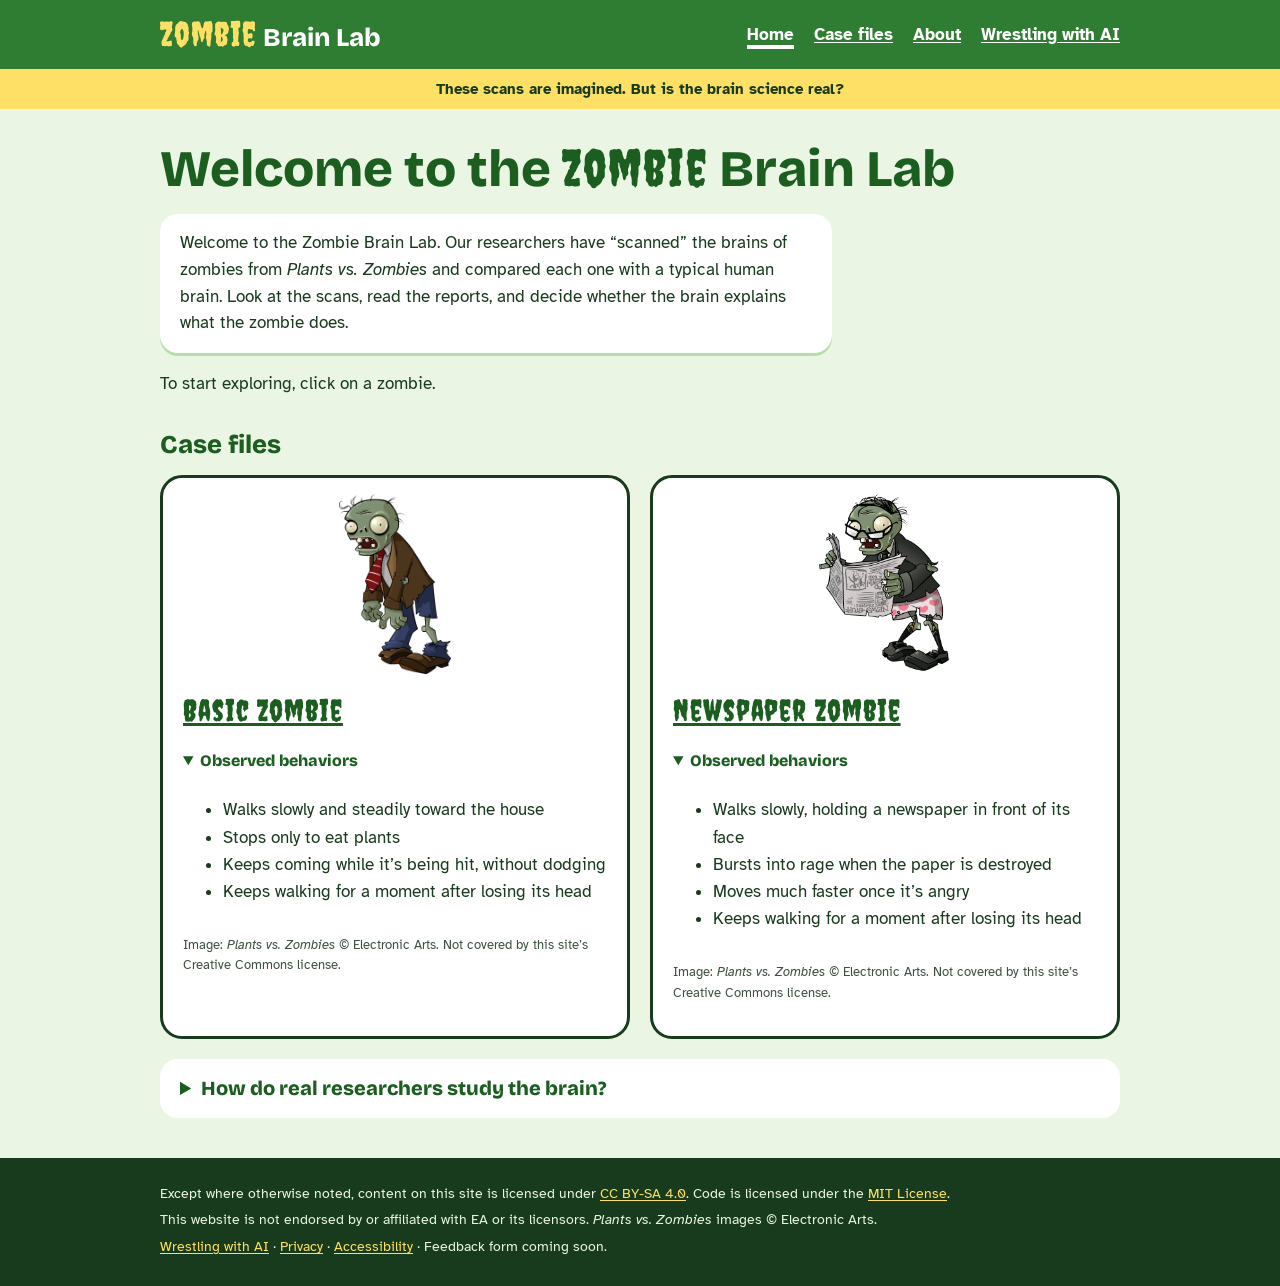
<file: index.html>
<!doctype html>
<html lang="en">
<head>
  <meta charset="utf-8">
  <meta name="viewport" content="width=device-width, initial-scale=1">
  <title>Zombie Brain Lab</title>
  <meta name="description" content="A teaching site that uses imagined zombie brain scans to explore the human brain. Version 1 draft.">
  <link rel="stylesheet" href="css/site.css">
  <link rel="icon" href="favicon.svg" type="image/svg+xml">
  <link rel="icon" href="favicon-32.png" type="image/png" sizes="32x32">
  <link rel="apple-touch-icon" href="apple-touch-icon.png">
</head>
<body>
<a class="skip" href="#main">Skip to main content</a>

<header class="site-header"><div class="wrap">
  <a class="site" href="index.html"><span class="z">Zombie</span> Brain Lab</a>
  <nav aria-label="Main"><ul>
    <li><a href="index.html" aria-current="page">Home</a></li>
    <li><a href="index.html#case-files">Case files</a></li>
    <li><a href="about.html">About</a></li>
    <li><a href="wrestling-with-ai.html">Wrestling with AI</a></li>
  </ul></nav>
</div></header>
<div class="banner"><div class="wrap">These scans are imagined. But is the brain science real?</div></div>

<main id="main"><div class="wrap">
  <h1>Welcome to the <span class="z">Zombie</span> Brain Lab</h1>
  <p class="note">Welcome to the Zombie Brain Lab. Our researchers have &ldquo;scanned&rdquo; the brains of zombies from <cite>Plants vs. Zombies</cite> and compared each one with a typical human brain. Look at the scans, read the reports, and decide whether the brain explains what the zombie does.</p>
  <p>To start exploring, click on a zombie.</p>

  <h2 id="case-files">Case files</h2>
  <div class="cases">
    <article class="case-card">
      <img src="images/basic-zombie.webp" alt="Basic Zombie from Plants vs. Zombies" width="1000" height="1602">
      <h3 class="z"><a href="basic-zombie.html">Basic Zombie</a></h3>
      <details open>
        <summary>Observed behaviors</summary>
        <ul>
          <li>Walks slowly and steadily toward the house</li>
          <li>Stops only to eat plants</li>
          <li>Keeps coming while it&rsquo;s being hit, without dodging</li>
          <li>Keeps walking for a moment after losing its head</li>
        </ul>
      </details>
      <p class="credit">Image: <cite>Plants vs. Zombies</cite> &copy; Electronic Arts. Not covered by this site&rsquo;s Creative Commons license.</p>
    </article>
    <article class="case-card">
      <img src="images/newspaper-zombie.webp" alt="Newspaper Zombie from Plants vs. Zombies" width="415" height="562">
      <h3 class="z"><a href="newspaper-zombie.html">Newspaper Zombie</a></h3>
      <details open>
        <summary>Observed behaviors</summary>
        <ul>
          <li>Walks slowly, holding a newspaper in front of its face</li>
          <li>Bursts into rage when the paper is destroyed</li>
          <li>Moves much faster once it&rsquo;s angry</li>
          <li>Keeps walking for a moment after losing its head</li>
        </ul>
      </details>
      <p class="credit">Image: <cite>Plants vs. Zombies</cite> &copy; Electronic Arts. Not covered by this site&rsquo;s Creative Commons license.</p>
    </article>
  </div>

  <details id="real-research">
    <summary>How do real researchers study the brain?</summary>
    <p>Our zombie scans are made up, but real researchers use these tools:</p>
    <div class="table-wrap">
      <table>
        <thead><tr><th scope="col">Tool</th><th scope="col">What it shows</th><th scope="col">One limitation</th></tr></thead>
        <tbody>
          <tr><th scope="row">CT</th><td>Pictures of the brain&rsquo;s structure, built from many x-rays</td><td>Uses radiation; less detailed than MRI</td></tr>
          <tr><th scope="row">MRI</th><td>Detailed pictures of the brain&rsquo;s structure, made with a strong magnet</td><td>Shows structure, not activity</td></tr>
          <tr><th scope="row">fMRI</th><td>Which areas are active, by tracking blood flow and oxygen</td><td>Activity is tracked indirectly and a little behind real time</td></tr>
          <tr><th scope="row">PET</th><td>Which areas are active, by tracking a radioactive tracer</td><td>Little detail, imprecise timing, and radiation</td></tr>
          <tr><th scope="row">EEG</th><td>Electrical activity, recorded from the scalp, millisecond by millisecond</td><td>Poor at showing where activity comes from</td></tr>
          <tr><th scope="row">Lesion studies</th><td>What changes after damage to one area (e.g., stroke)</td><td>Damage rarely stays in just one area</td></tr>
        </tbody>
      </table>
    </div>
    <p class="prose">Our zombie &ldquo;scans&rdquo; are drawn as if they came from MRI, because MRI shows the brain&rsquo;s structure (<a href="about.html#ref-spielman">Spielman et al., 2020, &sect;3.4</a>). <span class="unchecked">(Unchecked by a person; AI research only.)</span></p>
    <p class="prose">But some differences in a zombie&rsquo;s brain might be chemical rather than structural. One science writer suggests that a zombie&rsquo;s slow, jerky walk could come from a loss of dopamine, a chemical messenger involved in movement (<a href="about.html#ref-goodpaster">Goodpaster, 2023</a>). <span class="unchecked">(Unchecked by a person; AI research only.)</span> An MRI shows the brain&rsquo;s structure, so it wouldn&rsquo;t reveal a problem like that. Science can be thwarted by the equipment available in the lab!</p>
    <p class="prose">Getting a zombie to hold still in an MRI scanner is its own research challenge: the machine is loud, the scan takes a while, and the subject keeps asking for brains.</p>
  </details>
</div></main>

<footer class="site-footer"><div class="wrap">
  <p>Except where otherwise noted, content on this site is licensed under <a href="https://creativecommons.org/licenses/by-sa/4.0/">CC BY-SA 4.0</a>. Code is licensed under the <a href="https://github.com/UzieB/zombie-brain-lab/blob/main/LICENSE">MIT License</a>.</p>
  <p>This website is not endorsed by or affiliated with EA or its licensors. <cite>Plants vs. Zombies</cite> images &copy; Electronic Arts.</p>
  <p><a href="wrestling-with-ai.html">Wrestling with AI</a> &middot; <a href="privacy.html">Privacy</a> &middot; <a href="accessibility.html">Accessibility</a> &middot; Feedback form coming soon.</p>
</div></footer>
</body>
</html>
</file>
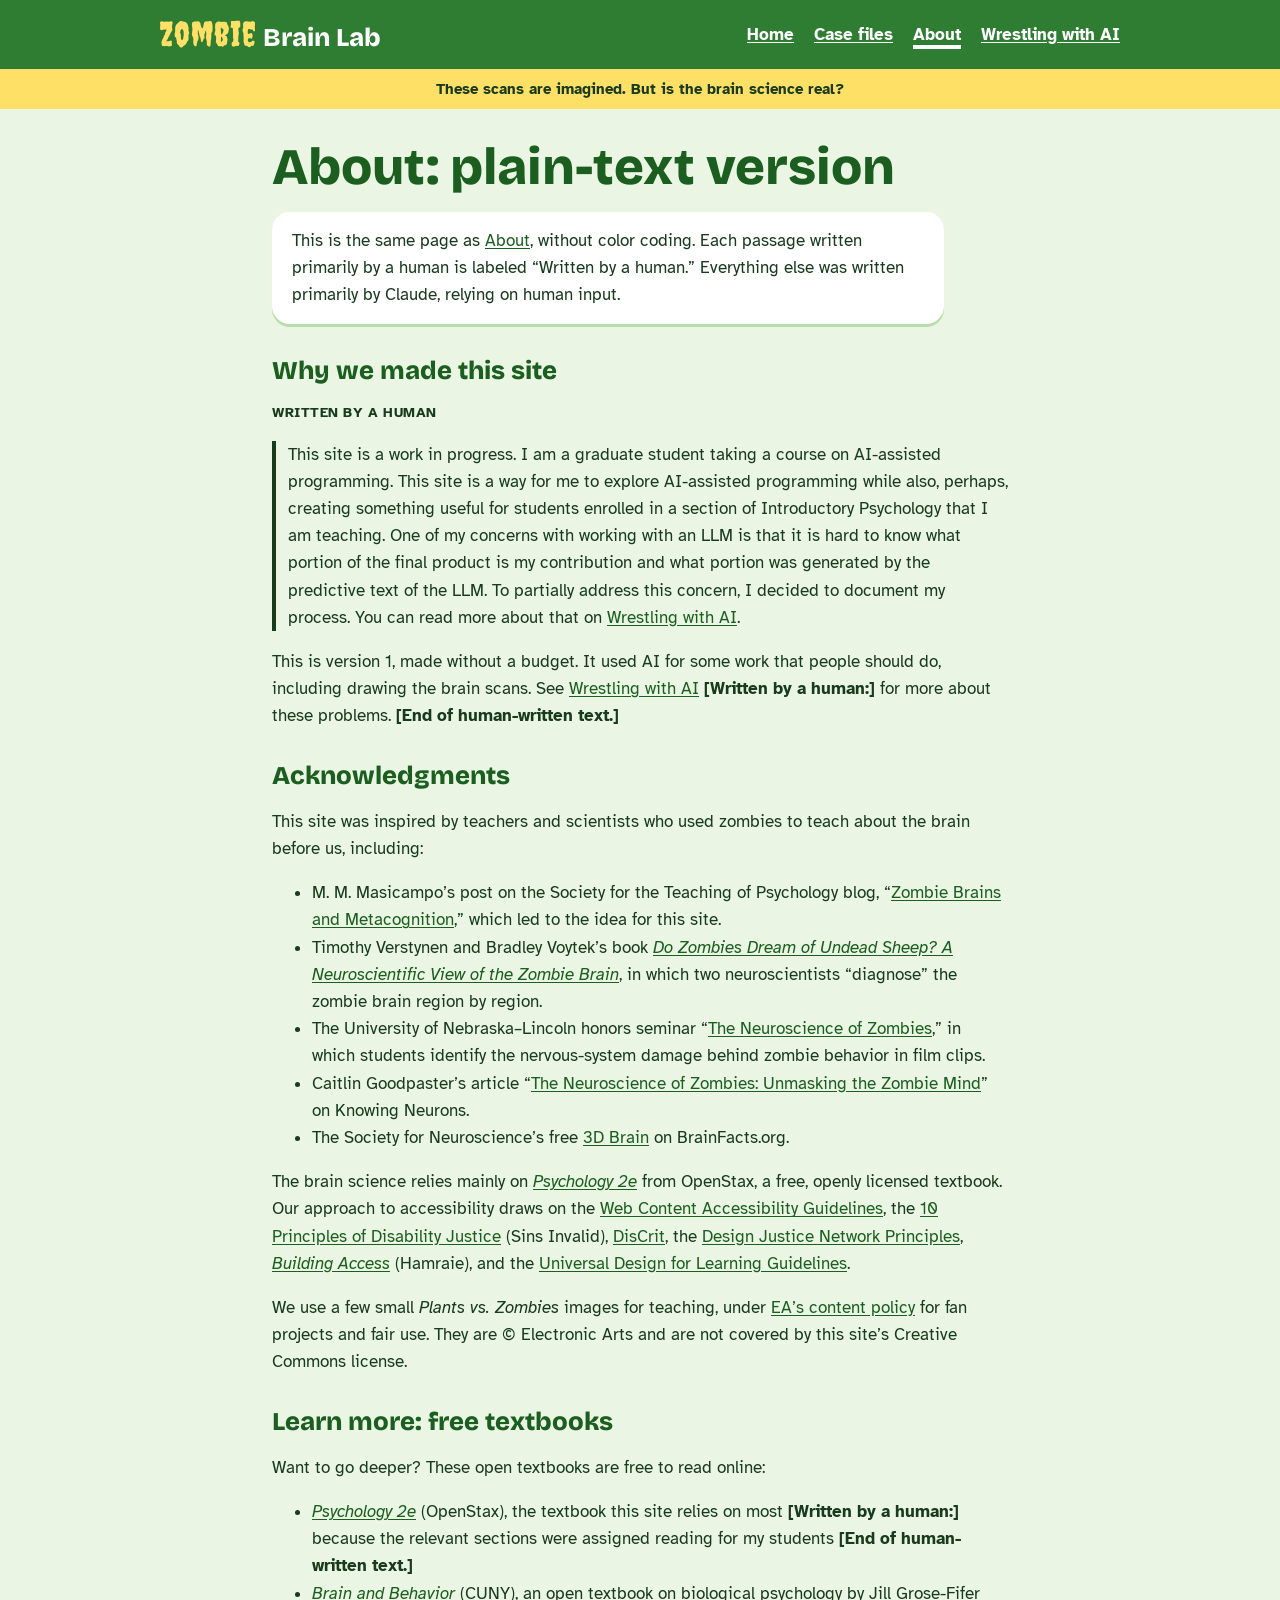
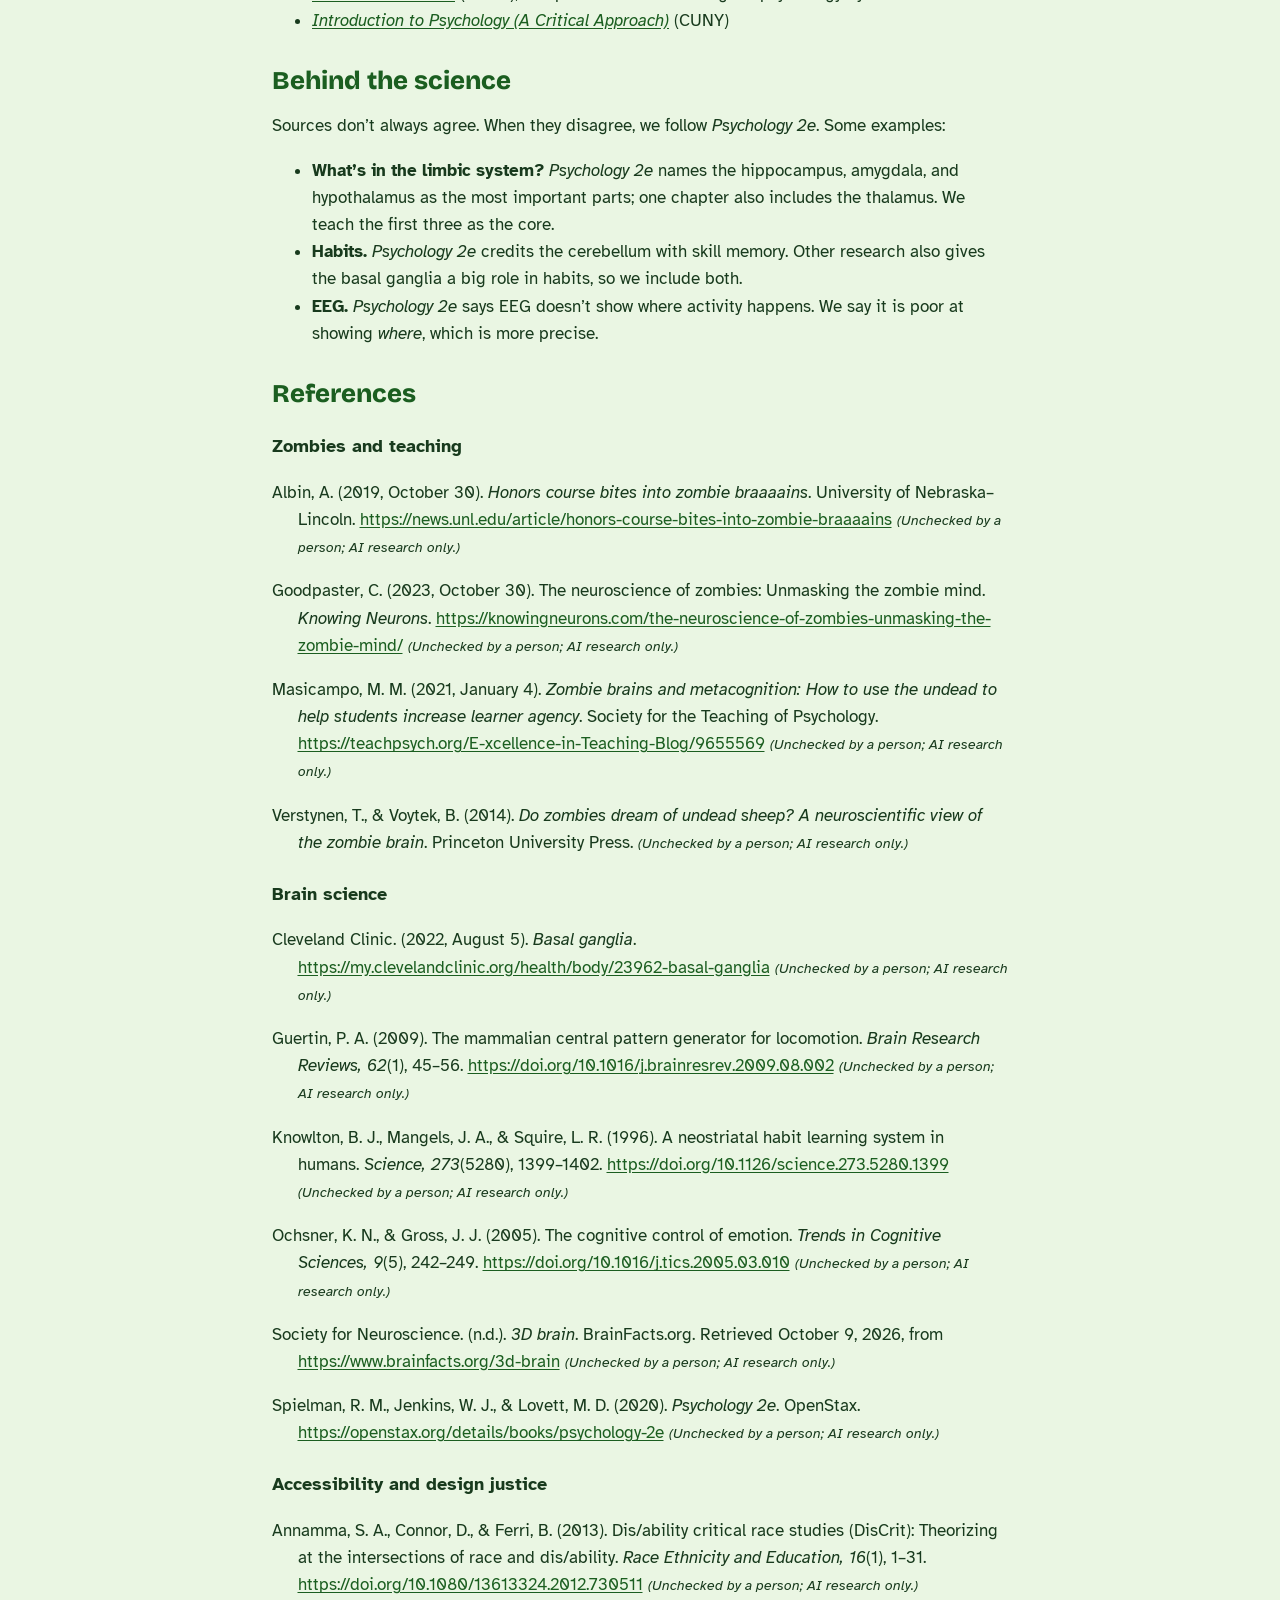
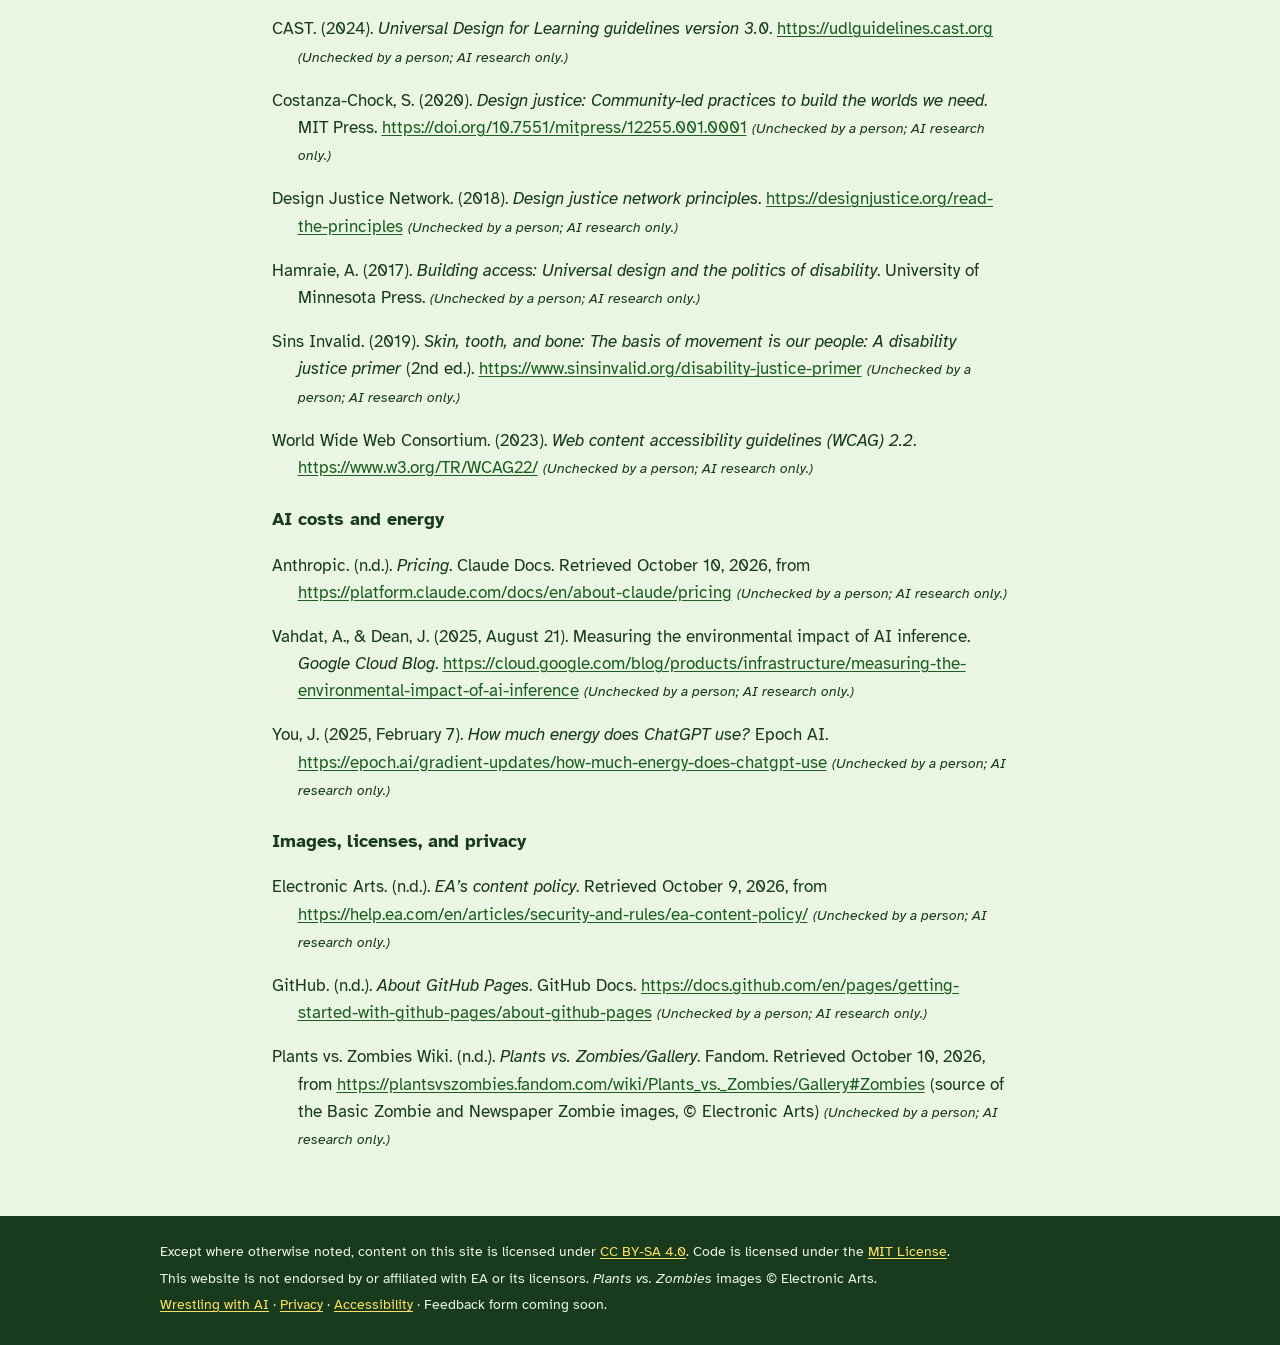
<file: about-plain.html>
<!doctype html>
<html lang="en">
<head>
  <meta charset="utf-8">
  <meta name="viewport" content="width=device-width, initial-scale=1">
  <title>About (plain text) · Zombie Brain Lab</title>
  <link rel="stylesheet" href="css/site.css">
  <link rel="icon" href="favicon.svg" type="image/svg+xml">
  <link rel="icon" href="favicon-32.png" type="image/png" sizes="32x32">
  <link rel="apple-touch-icon" href="apple-touch-icon.png">
</head>
<body>
<a class="skip" href="#main">Skip to main content</a>

<header class="site-header"><div class="wrap">
  <a class="site" href="index.html"><span class="z">Zombie</span> Brain Lab</a>
  <nav aria-label="Main"><ul>
    <li><a href="index.html">Home</a></li>
    <li><a href="index.html#case-files">Case files</a></li>
    <li><a href="about.html" aria-current="page">About</a></li>
    <li><a href="wrestling-with-ai.html">Wrestling with AI</a></li>
  </ul></nav>
</div></header>
<div class="banner"><div class="wrap">These scans are imagined. But is the brain science real?</div></div>
<main id="main"><div class="wrap prose-page">
<h1>About: plain-text version</h1>
<p class="note">This is the same page as <a href="about.html">About</a>, without color coding. Each passage written primarily by a human is labeled &ldquo;Written by a human.&rdquo; Everything else was written primarily by Claude, relying on human input.</p>
<section id="why" aria-labelledby="why-h">
<h2 id="why-h">Why we made this site</h2>
<span class="plain-label">Written by a human</span><div class="plain-passage"><p>This site is a work in progress. I am a graduate student taking a course on AI-assisted programming. This site is a way for me to explore AI-assisted programming while also, perhaps, creating something useful for students enrolled in a section of Introductory Psychology that I am teaching. One of my concerns with working with an LLM is that it is hard to know what portion of the final product is my contribution and what portion was generated by the predictive text of the LLM. To partially address this concern, I decided to document my process. You can read more about that on <a href="wrestling-with-ai.html">Wrestling with AI</a>.</p></div>
<p>This is version 1, made without a budget. It used AI for some work that people should do, including drawing the brain scans. See <a href="wrestling-with-ai.html">Wrestling with AI</a> <strong>[Written by a human:]</strong> for more about these problems. <strong>[End of human-written text.]</strong></p>
</section>
<section id="acknowledgments" aria-labelledby="acknowledgments-h">
<h2 id="acknowledgments-h">Acknowledgments</h2>
<p>This site was inspired by teachers and scientists who used zombies to teach about the brain before us, including:</p>
<ul><li>M. M. Masicampo&rsquo;s post on the Society for the Teaching of Psychology blog, &ldquo;<a href="https://teachpsych.org/E-xcellence-in-Teaching-Blog/9655569">Zombie Brains and Metacognition</a>,&rdquo; which led to the idea for this site.</li><li>Timothy Verstynen and Bradley Voytek&rsquo;s book <a href="#ref-verstynen"><cite>Do Zombies Dream of Undead Sheep? A Neuroscientific View of the Zombie Brain</cite></a>, in which two neuroscientists &ldquo;diagnose&rdquo; the zombie brain region by region.</li><li>The University of Nebraska&ndash;Lincoln honors seminar &ldquo;<a href="https://news.unl.edu/article/honors-course-bites-into-zombie-braaaains">The Neuroscience of Zombies</a>,&rdquo; in which students identify the nervous-system damage behind zombie behavior in film clips.</li><li>Caitlin Goodpaster&rsquo;s article &ldquo;<a href="https://knowingneurons.com/the-neuroscience-of-zombies-unmasking-the-zombie-mind/">The Neuroscience of Zombies: Unmasking the Zombie Mind</a>&rdquo; on Knowing Neurons.</li><li>The Society for Neuroscience&rsquo;s free <a href="https://www.brainfacts.org/3d-brain">3D Brain</a> on BrainFacts.org.</li></ul>
<p>The brain science relies mainly on <a href="https://openstax.org/details/books/psychology-2e"><cite>Psychology 2e</cite></a> from OpenStax, a free, openly licensed textbook. Our approach to accessibility draws on the <a href="#ref-w3c">Web Content Accessibility Guidelines</a>, the <a href="#ref-sins">10 Principles of Disability Justice</a> (Sins Invalid), <a href="#ref-annamma">DisCrit</a>, the <a href="#ref-djn">Design Justice Network Principles</a>, <a href="#ref-hamraie"><cite>Building Access</cite></a> (Hamraie), and the <a href="#ref-cast">Universal Design for Learning Guidelines</a>.</p>
<p>We use a few small <cite>Plants vs. Zombies</cite> images for teaching, under <a href="#ref-ea">EA&rsquo;s content policy</a> for fan projects and fair use. They are &copy; Electronic Arts and are not covered by this site&rsquo;s Creative Commons license.</p>
</section>
<section id="learn-more" aria-labelledby="learn-more-h">
<h2 id="learn-more-h">Learn more: free textbooks</h2>
<p>Want to go deeper? These open textbooks are free to read online:</p>
<ul><li><a href="https://openstax.org/details/books/psychology-2e"><cite>Psychology 2e</cite></a> (OpenStax), the textbook this site relies on most <strong>[Written by a human:]</strong> because the relevant sections were assigned reading for my students <strong>[End of human-written text.]</strong></li><li><a href="https://pressbooks.cuny.edu/psy320/"><cite>Brain and Behavior</cite></a> (CUNY), an open textbook on biological psychology by Jill Grose-Fifer</li><li><a href="https://pressbooks.cuny.edu/jjcpsy101/"><cite>Introduction to Psychology (A Critical Approach)</cite></a> (CUNY)</li></ul>
</section>
<section id="behind-the-science" aria-labelledby="behind-the-science-h">
<h2 id="behind-the-science-h">Behind the science</h2>
<p>Sources don&rsquo;t always agree. When they disagree, we follow <cite>Psychology 2e</cite>. Some examples:</p>
<ul><li><strong>What&rsquo;s in the limbic system?</strong> <cite>Psychology 2e</cite> names the hippocampus, amygdala, and hypothalamus as the most important parts; one chapter also includes the thalamus. We teach the first three as the core.</li><li><strong>Habits.</strong> <cite>Psychology 2e</cite> credits the cerebellum with skill memory. Other research also gives the basal ganglia a big role in habits, so we include both.</li><li><strong>EEG.</strong> <cite>Psychology 2e</cite> says EEG doesn&rsquo;t show where activity happens. We say it is poor at showing <em>where</em>, which is more precise.</li></ul>
</section>
<section id="references" aria-labelledby="references-h">
<h2 id="references-h">References</h2>
<div class="references sources">
<h3>Zombies and teaching</h3>
<p id="ref-albin">Albin, A. (2019, October 30). <cite>Honors course bites into zombie braaaains</cite>. University of Nebraska&ndash;Lincoln. <a href="https://news.unl.edu/article/honors-course-bites-into-zombie-braaaains">https://news.unl.edu/article/honors-course-bites-into-zombie-braaaains</a> <span class="unchecked">(Unchecked by a person; AI research only.)</span></p>
<p id="ref-goodpaster">Goodpaster, C. (2023, October 30). The neuroscience of zombies: Unmasking the zombie mind. <cite>Knowing Neurons</cite>. <a href="https://knowingneurons.com/the-neuroscience-of-zombies-unmasking-the-zombie-mind/">https://knowingneurons.com/the-neuroscience-of-zombies-unmasking-the-zombie-mind/</a> <span class="unchecked">(Unchecked by a person; AI research only.)</span></p>
<p id="ref-masicampo">Masicampo, M. M. (2021, January 4). <cite>Zombie brains and metacognition: How to use the undead to help students increase learner agency</cite>. Society for the Teaching of Psychology. <a href="https://teachpsych.org/E-xcellence-in-Teaching-Blog/9655569">https://teachpsych.org/E-xcellence-in-Teaching-Blog/9655569</a> <span class="unchecked">(Unchecked by a person; AI research only.)</span></p>
<p id="ref-verstynen">Verstynen, T., &amp; Voytek, B. (2014). <cite>Do zombies dream of undead sheep? A neuroscientific view of the zombie brain</cite>. Princeton University Press. <span class="unchecked">(Unchecked by a person; AI research only.)</span></p>
<h3>Brain science</h3>
<p id="ref-cleveland">Cleveland Clinic. (2022, August 5). <cite>Basal ganglia</cite>. <a href="https://my.clevelandclinic.org/health/body/23962-basal-ganglia">https://my.clevelandclinic.org/health/body/23962-basal-ganglia</a> <span class="unchecked">(Unchecked by a person; AI research only.)</span></p>
<p id="ref-guertin">Guertin, P. A. (2009). The mammalian central pattern generator for locomotion. <cite>Brain Research Reviews, 62</cite>(1), 45&ndash;56. <a href="https://doi.org/10.1016/j.brainresrev.2009.08.002">https://doi.org/10.1016/j.brainresrev.2009.08.002</a> <span class="unchecked">(Unchecked by a person; AI research only.)</span></p>
<p id="ref-knowlton">Knowlton, B. J., Mangels, J. A., &amp; Squire, L. R. (1996). A neostriatal habit learning system in humans. <cite>Science, 273</cite>(5280), 1399&ndash;1402. <a href="https://doi.org/10.1126/science.273.5280.1399">https://doi.org/10.1126/science.273.5280.1399</a> <span class="unchecked">(Unchecked by a person; AI research only.)</span></p>
<p id="ref-ochsner">Ochsner, K. N., &amp; Gross, J. J. (2005). The cognitive control of emotion. <cite>Trends in Cognitive Sciences, 9</cite>(5), 242&ndash;249. <a href="https://doi.org/10.1016/j.tics.2005.03.010">https://doi.org/10.1016/j.tics.2005.03.010</a> <span class="unchecked">(Unchecked by a person; AI research only.)</span></p>
<p id="ref-sfn">Society for Neuroscience. (n.d.). <cite>3D brain</cite>. BrainFacts.org. Retrieved October 9, 2026, from <a href="https://www.brainfacts.org/3d-brain">https://www.brainfacts.org/3d-brain</a> <span class="unchecked">(Unchecked by a person; AI research only.)</span></p>
<p id="ref-spielman">Spielman, R. M., Jenkins, W. J., &amp; Lovett, M. D. (2020). <cite>Psychology 2e</cite>. OpenStax. <a href="https://openstax.org/details/books/psychology-2e">https://openstax.org/details/books/psychology-2e</a> <span class="unchecked">(Unchecked by a person; AI research only.)</span></p>
<h3>Accessibility and design justice</h3>
<p id="ref-annamma">Annamma, S. A., Connor, D., &amp; Ferri, B. (2013). Dis/ability critical race studies (DisCrit): Theorizing at the intersections of race and dis/ability. <cite>Race Ethnicity and Education, 16</cite>(1), 1&ndash;31. <a href="https://doi.org/10.1080/13613324.2012.730511">https://doi.org/10.1080/13613324.2012.730511</a> <span class="unchecked">(Unchecked by a person; AI research only.)</span></p>
<p id="ref-cast">CAST. (2024). <cite>Universal Design for Learning guidelines version 3.0</cite>. <a href="https://udlguidelines.cast.org">https://udlguidelines.cast.org</a> <span class="unchecked">(Unchecked by a person; AI research only.)</span></p>
<p id="ref-costanza">Costanza-Chock, S. (2020). <cite>Design justice: Community-led practices to build the worlds we need</cite>. MIT Press. <a href="https://doi.org/10.7551/mitpress/12255.001.0001">https://doi.org/10.7551/mitpress/12255.001.0001</a> <span class="unchecked">(Unchecked by a person; AI research only.)</span></p>
<p id="ref-djn">Design Justice Network. (2018). <cite>Design justice network principles</cite>. <a href="https://designjustice.org/read-the-principles">https://designjustice.org/read-the-principles</a> <span class="unchecked">(Unchecked by a person; AI research only.)</span></p>
<p id="ref-hamraie">Hamraie, A. (2017). <cite>Building access: Universal design and the politics of disability</cite>. University of Minnesota Press. <span class="unchecked">(Unchecked by a person; AI research only.)</span></p>
<p id="ref-sins">Sins Invalid. (2019). <cite>Skin, tooth, and bone: The basis of movement is our people: A disability justice primer</cite> (2nd ed.). <a href="https://www.sinsinvalid.org/disability-justice-primer">https://www.sinsinvalid.org/disability-justice-primer</a> <span class="unchecked">(Unchecked by a person; AI research only.)</span></p>
<p id="ref-w3c">World Wide Web Consortium. (2023). <cite>Web content accessibility guidelines (WCAG) 2.2</cite>. <a href="https://www.w3.org/TR/WCAG22/">https://www.w3.org/TR/WCAG22/</a> <span class="unchecked">(Unchecked by a person; AI research only.)</span></p>
<h3>AI costs and energy</h3>
<p id="ref-anthropic">Anthropic. (n.d.). <cite>Pricing</cite>. Claude Docs. Retrieved October 10, 2026, from <a href="https://platform.claude.com/docs/en/about-claude/pricing">https://platform.claude.com/docs/en/about-claude/pricing</a> <span class="unchecked">(Unchecked by a person; AI research only.)</span></p>
<p id="ref-vahdat">Vahdat, A., &amp; Dean, J. (2025, August 21). Measuring the environmental impact of AI inference. <cite>Google Cloud Blog</cite>. <a href="https://cloud.google.com/blog/products/infrastructure/measuring-the-environmental-impact-of-ai-inference">https://cloud.google.com/blog/products/infrastructure/measuring-the-environmental-impact-of-ai-inference</a> <span class="unchecked">(Unchecked by a person; AI research only.)</span></p>
<p id="ref-you">You, J. (2025, February 7). <cite>How much energy does ChatGPT use?</cite> Epoch AI. <a href="https://epoch.ai/gradient-updates/how-much-energy-does-chatgpt-use">https://epoch.ai/gradient-updates/how-much-energy-does-chatgpt-use</a> <span class="unchecked">(Unchecked by a person; AI research only.)</span></p>
<h3>Images, licenses, and privacy</h3>
<p id="ref-ea">Electronic Arts. (n.d.). <cite>EA&rsquo;s content policy</cite>. Retrieved October 9, 2026, from <a href="https://help.ea.com/en/articles/security-and-rules/ea-content-policy/">https://help.ea.com/en/articles/security-and-rules/ea-content-policy/</a> <span class="unchecked">(Unchecked by a person; AI research only.)</span></p>
<p id="ref-github">GitHub. (n.d.). <cite>About GitHub Pages</cite>. GitHub Docs. <a href="https://docs.github.com/en/pages/getting-started-with-github-pages/about-github-pages">https://docs.github.com/en/pages/getting-started-with-github-pages/about-github-pages</a> <span class="unchecked">(Unchecked by a person; AI research only.)</span></p>
<p id="ref-fandom">Plants vs. Zombies Wiki. (n.d.). <cite>Plants vs. Zombies/Gallery</cite>. Fandom. Retrieved October 10, 2026, from <a href="https://plantsvszombies.fandom.com/wiki/Plants_vs._Zombies/Gallery#Zombies">https://plantsvszombies.fandom.com/wiki/Plants_vs._Zombies/Gallery#Zombies</a> (source of the Basic Zombie and Newspaper Zombie images, &copy; Electronic Arts) <span class="unchecked">(Unchecked by a person; AI research only.)</span></p>
</div>
</section>
</div></main>

<footer class="site-footer"><div class="wrap">
  <p>Except where otherwise noted, content on this site is licensed under <a href="https://creativecommons.org/licenses/by-sa/4.0/">CC BY-SA 4.0</a>. Code is licensed under the <a href="https://github.com/UzieB/zombie-brain-lab/blob/main/LICENSE">MIT License</a>.</p>
  <p>This website is not endorsed by or affiliated with EA or its licensors. <cite>Plants vs. Zombies</cite> images &copy; Electronic Arts.</p>
  <p><a href="wrestling-with-ai.html">Wrestling with AI</a> &middot; <a href="privacy.html">Privacy</a> &middot; <a href="accessibility.html">Accessibility</a> &middot; Feedback form coming soon.</p>
</div></footer>
</body>
</html>
</file>
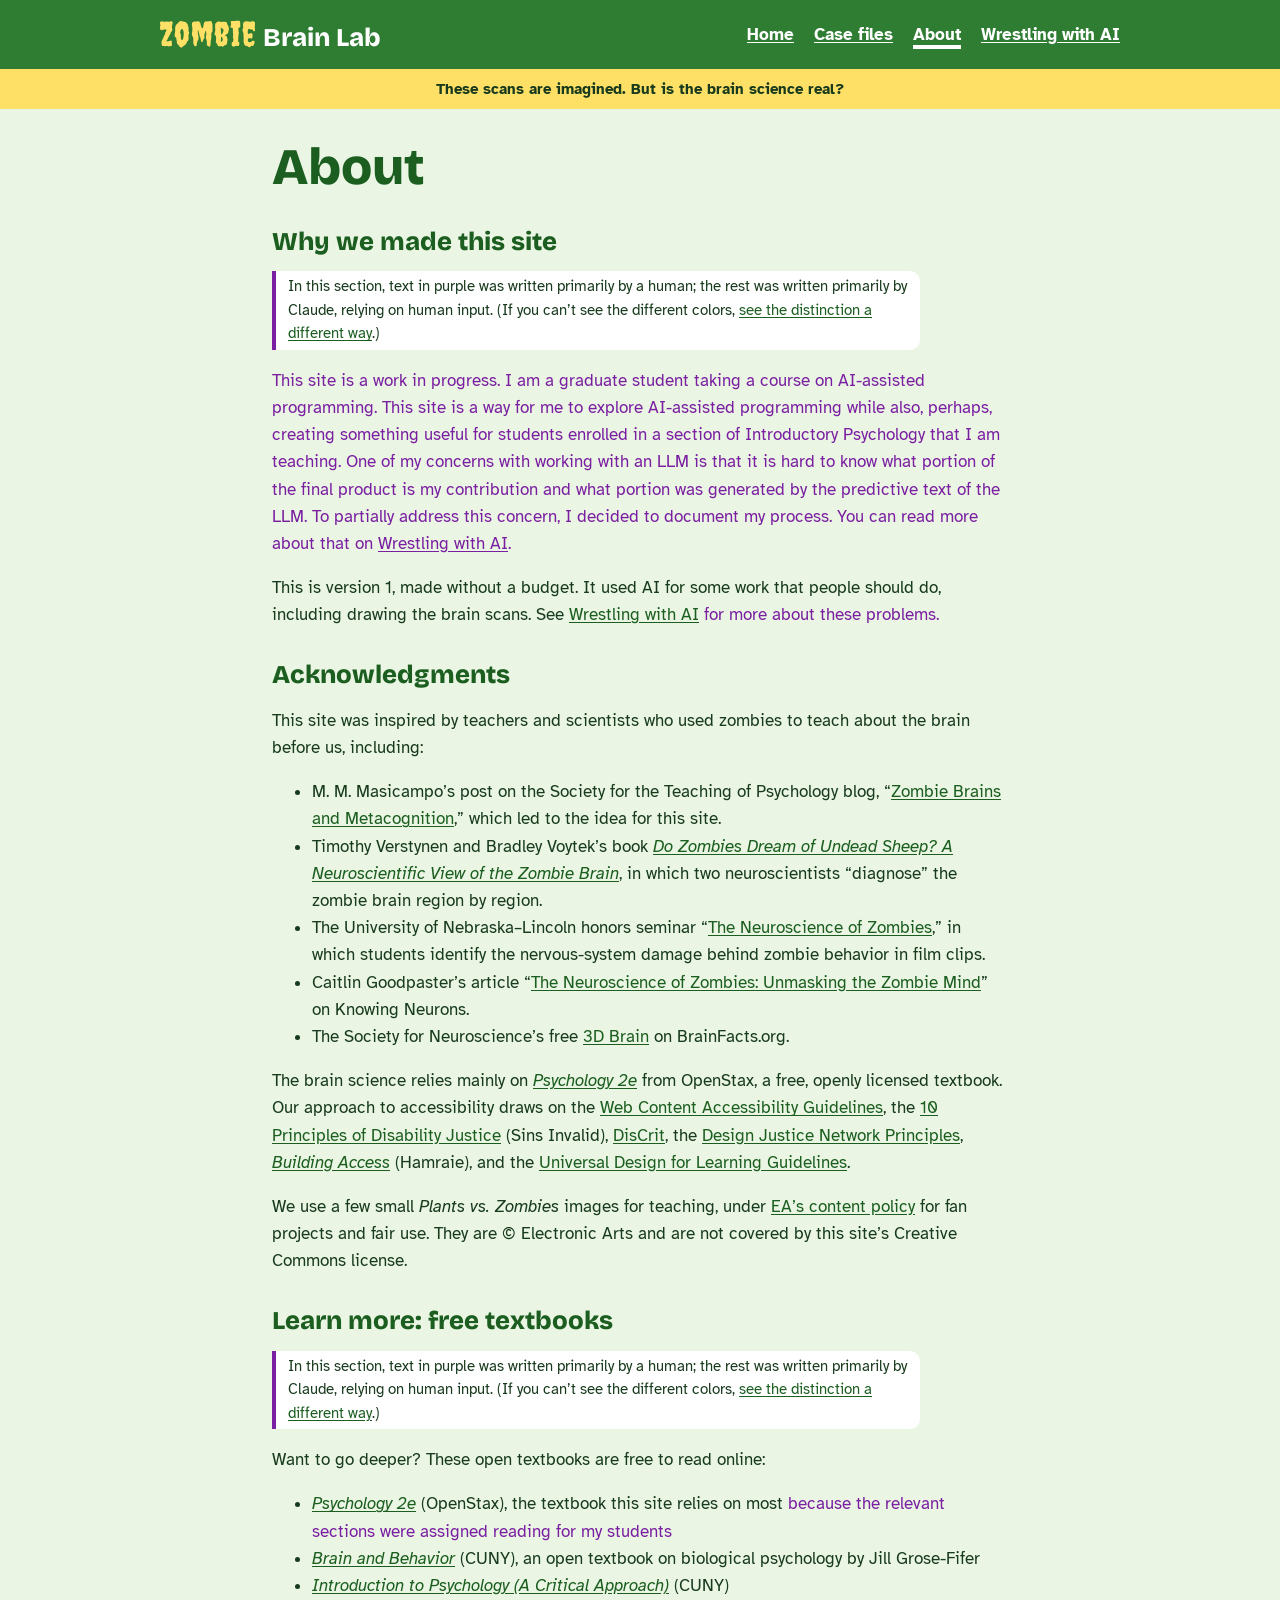
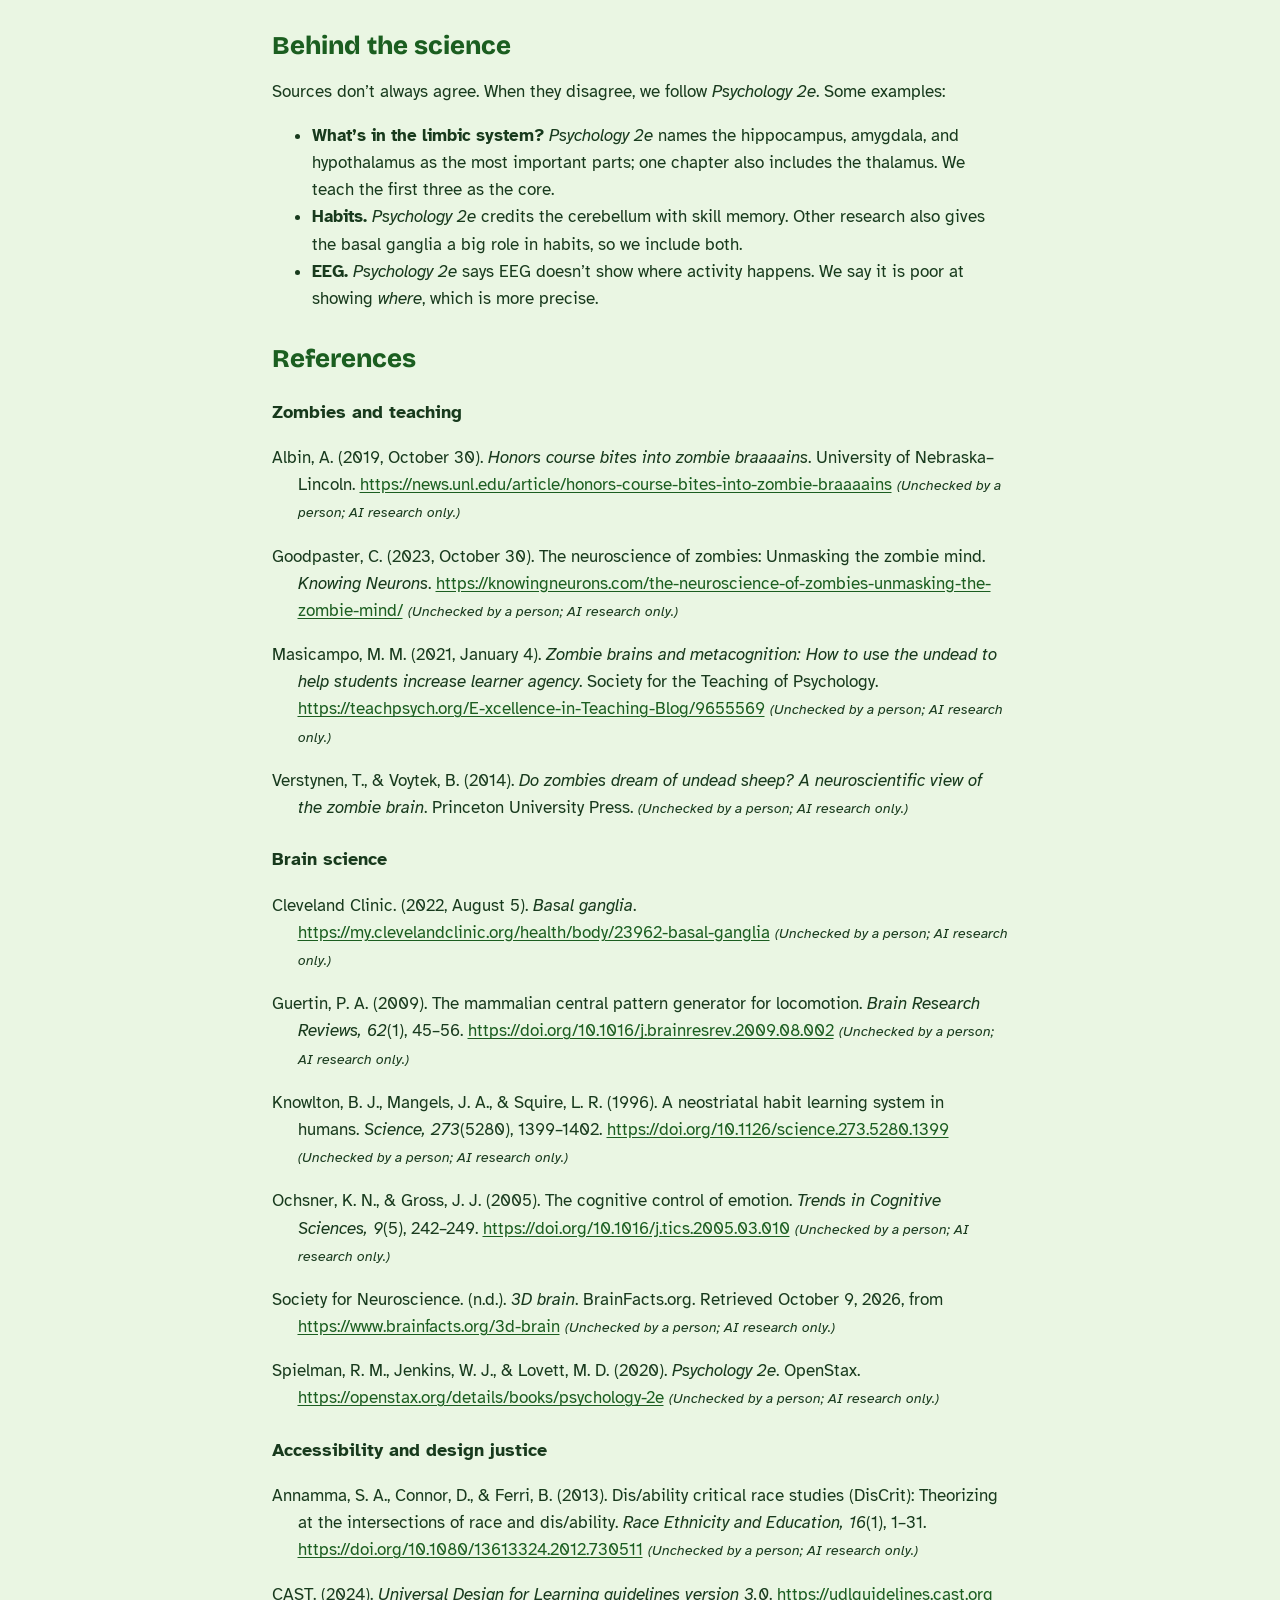
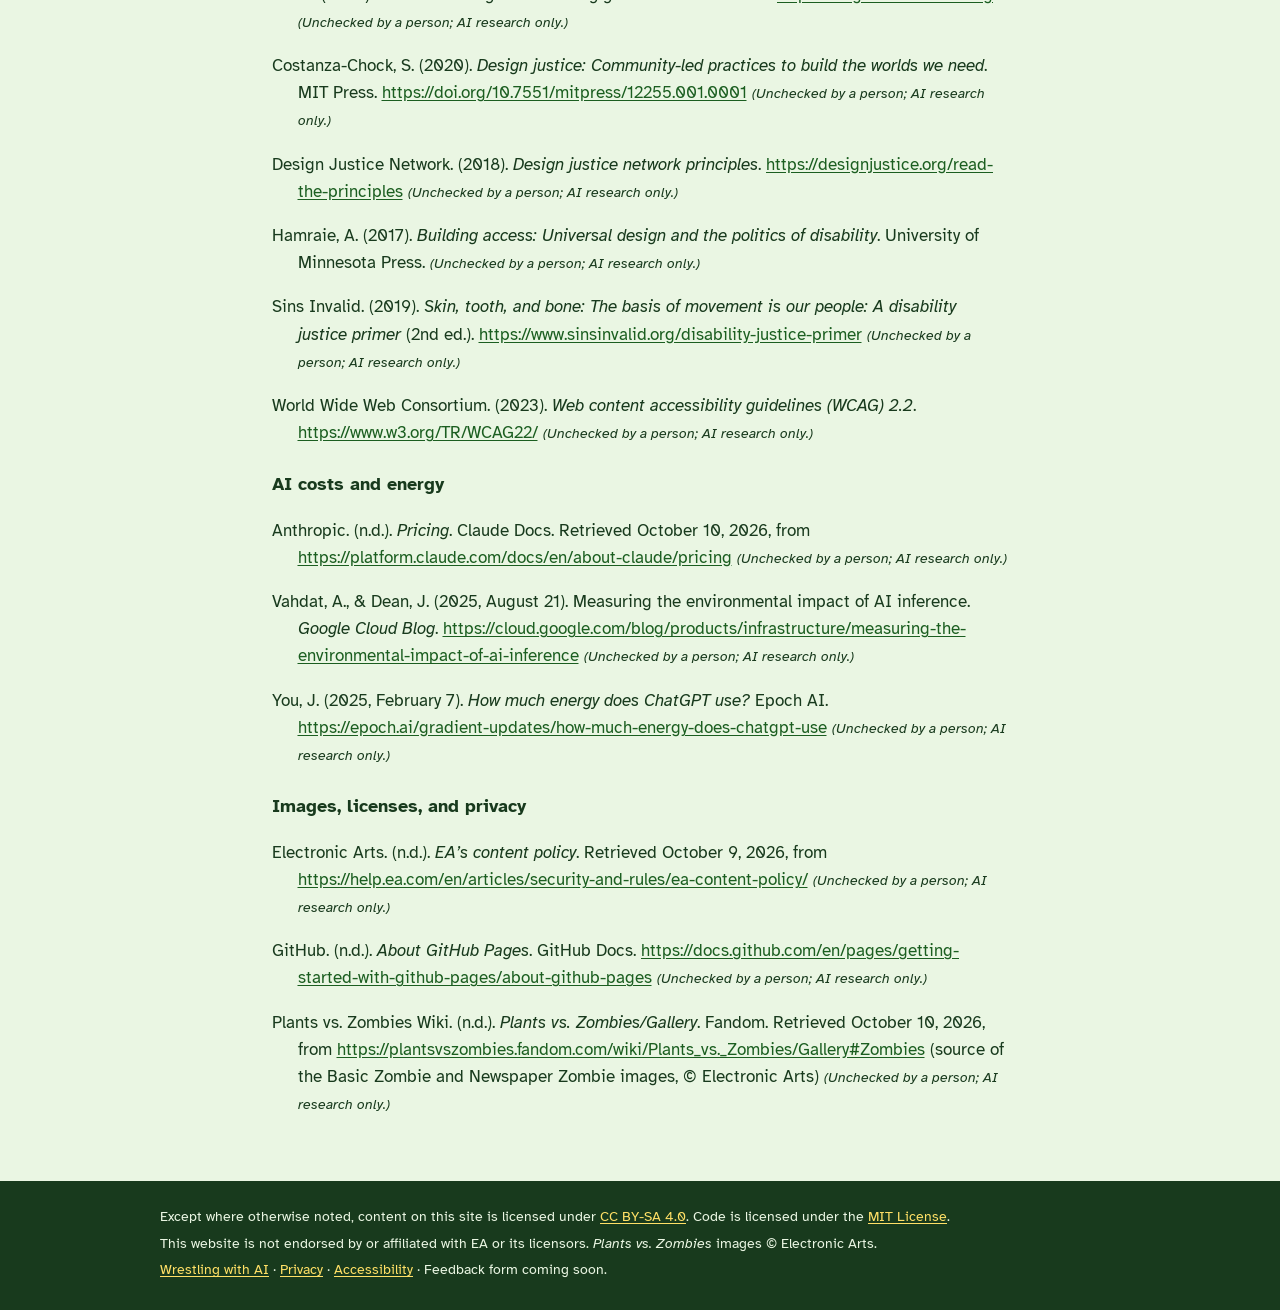
<file: about.html>
<!doctype html>
<html lang="en">
<head>
  <meta charset="utf-8">
  <meta name="viewport" content="width=device-width, initial-scale=1">
  <title>About · Zombie Brain Lab</title>
  <link rel="stylesheet" href="css/site.css">
  <link rel="icon" href="favicon.svg" type="image/svg+xml">
  <link rel="icon" href="favicon-32.png" type="image/png" sizes="32x32">
  <link rel="apple-touch-icon" href="apple-touch-icon.png">
</head>
<body>
<a class="skip" href="#main">Skip to main content</a>

<header class="site-header"><div class="wrap">
  <a class="site" href="index.html"><span class="z">Zombie</span> Brain Lab</a>
  <nav aria-label="Main"><ul>
    <li><a href="index.html">Home</a></li>
    <li><a href="index.html#case-files">Case files</a></li>
    <li><a href="about.html" aria-current="page">About</a></li>
    <li><a href="wrestling-with-ai.html">Wrestling with AI</a></li>
  </ul></nav>
</div></header>
<div class="banner"><div class="wrap">These scans are imagined. But is the brain science real?</div></div>
<main id="main"><div class="wrap prose-page">
<h1>About</h1>
<section id="why" aria-labelledby="why-h">
<h2 id="why-h">Why we made this site</h2>
<p class="authorship-note">In this section, text in purple was written primarily by a human; the rest was written primarily by Claude, relying on human input. (If you can&rsquo;t see the different colors, <a href="about-plain.html#why">see the distinction a different way</a>.)</p>
<p><span class="human">This site is a work in progress. I am a graduate student taking a course on AI-assisted programming. This site is a way for me to explore AI-assisted programming while also, perhaps, creating something useful for students enrolled in a section of Introductory Psychology that I am teaching. One of my concerns with working with an LLM is that it is hard to know what portion of the final product is my contribution and what portion was generated by the predictive text of the LLM. To partially address this concern, I decided to document my process. You can read more about that on <a href="wrestling-with-ai.html">Wrestling with AI</a>.</span></p>
<p>This is version 1, made without a budget. It used AI for some work that people should do, including drawing the brain scans. See <a href="wrestling-with-ai.html">Wrestling with AI</a> <span class="human">for more about these problems.</span></p>
</section>
<section id="acknowledgments" aria-labelledby="acknowledgments-h">
<h2 id="acknowledgments-h">Acknowledgments</h2>
<p>This site was inspired by teachers and scientists who used zombies to teach about the brain before us, including:</p>
<ul><li>M. M. Masicampo&rsquo;s post on the Society for the Teaching of Psychology blog, &ldquo;<a href="https://teachpsych.org/E-xcellence-in-Teaching-Blog/9655569">Zombie Brains and Metacognition</a>,&rdquo; which led to the idea for this site.</li><li>Timothy Verstynen and Bradley Voytek&rsquo;s book <a href="#ref-verstynen"><cite>Do Zombies Dream of Undead Sheep? A Neuroscientific View of the Zombie Brain</cite></a>, in which two neuroscientists &ldquo;diagnose&rdquo; the zombie brain region by region.</li><li>The University of Nebraska&ndash;Lincoln honors seminar &ldquo;<a href="https://news.unl.edu/article/honors-course-bites-into-zombie-braaaains">The Neuroscience of Zombies</a>,&rdquo; in which students identify the nervous-system damage behind zombie behavior in film clips.</li><li>Caitlin Goodpaster&rsquo;s article &ldquo;<a href="https://knowingneurons.com/the-neuroscience-of-zombies-unmasking-the-zombie-mind/">The Neuroscience of Zombies: Unmasking the Zombie Mind</a>&rdquo; on Knowing Neurons.</li><li>The Society for Neuroscience&rsquo;s free <a href="https://www.brainfacts.org/3d-brain">3D Brain</a> on BrainFacts.org.</li></ul>
<p>The brain science relies mainly on <a href="https://openstax.org/details/books/psychology-2e"><cite>Psychology 2e</cite></a> from OpenStax, a free, openly licensed textbook. Our approach to accessibility draws on the <a href="#ref-w3c">Web Content Accessibility Guidelines</a>, the <a href="#ref-sins">10 Principles of Disability Justice</a> (Sins Invalid), <a href="#ref-annamma">DisCrit</a>, the <a href="#ref-djn">Design Justice Network Principles</a>, <a href="#ref-hamraie"><cite>Building Access</cite></a> (Hamraie), and the <a href="#ref-cast">Universal Design for Learning Guidelines</a>.</p>
<p>We use a few small <cite>Plants vs. Zombies</cite> images for teaching, under <a href="#ref-ea">EA&rsquo;s content policy</a> for fan projects and fair use. They are &copy; Electronic Arts and are not covered by this site&rsquo;s Creative Commons license.</p>
</section>
<section id="learn-more" aria-labelledby="learn-more-h">
<h2 id="learn-more-h">Learn more: free textbooks</h2>
<p class="authorship-note">In this section, text in purple was written primarily by a human; the rest was written primarily by Claude, relying on human input. (If you can&rsquo;t see the different colors, <a href="about-plain.html#learn-more">see the distinction a different way</a>.)</p>
<p>Want to go deeper? These open textbooks are free to read online:</p>
<ul><li><a href="https://openstax.org/details/books/psychology-2e"><cite>Psychology 2e</cite></a> (OpenStax), the textbook this site relies on most <span class="human">because the relevant sections were assigned reading for my students</span></li><li><a href="https://pressbooks.cuny.edu/psy320/"><cite>Brain and Behavior</cite></a> (CUNY), an open textbook on biological psychology by Jill Grose-Fifer</li><li><a href="https://pressbooks.cuny.edu/jjcpsy101/"><cite>Introduction to Psychology (A Critical Approach)</cite></a> (CUNY)</li></ul>
</section>
<section id="behind-the-science" aria-labelledby="behind-the-science-h">
<h2 id="behind-the-science-h">Behind the science</h2>
<p>Sources don&rsquo;t always agree. When they disagree, we follow <cite>Psychology 2e</cite>. Some examples:</p>
<ul><li><strong>What&rsquo;s in the limbic system?</strong> <cite>Psychology 2e</cite> names the hippocampus, amygdala, and hypothalamus as the most important parts; one chapter also includes the thalamus. We teach the first three as the core.</li><li><strong>Habits.</strong> <cite>Psychology 2e</cite> credits the cerebellum with skill memory. Other research also gives the basal ganglia a big role in habits, so we include both.</li><li><strong>EEG.</strong> <cite>Psychology 2e</cite> says EEG doesn&rsquo;t show where activity happens. We say it is poor at showing <em>where</em>, which is more precise.</li></ul>
</section>
<section id="references" aria-labelledby="references-h">
<h2 id="references-h">References</h2>
<div class="references sources">
<h3>Zombies and teaching</h3>
<p id="ref-albin">Albin, A. (2019, October 30). <cite>Honors course bites into zombie braaaains</cite>. University of Nebraska&ndash;Lincoln. <a href="https://news.unl.edu/article/honors-course-bites-into-zombie-braaaains">https://news.unl.edu/article/honors-course-bites-into-zombie-braaaains</a> <span class="unchecked">(Unchecked by a person; AI research only.)</span></p>
<p id="ref-goodpaster">Goodpaster, C. (2023, October 30). The neuroscience of zombies: Unmasking the zombie mind. <cite>Knowing Neurons</cite>. <a href="https://knowingneurons.com/the-neuroscience-of-zombies-unmasking-the-zombie-mind/">https://knowingneurons.com/the-neuroscience-of-zombies-unmasking-the-zombie-mind/</a> <span class="unchecked">(Unchecked by a person; AI research only.)</span></p>
<p id="ref-masicampo">Masicampo, M. M. (2021, January 4). <cite>Zombie brains and metacognition: How to use the undead to help students increase learner agency</cite>. Society for the Teaching of Psychology. <a href="https://teachpsych.org/E-xcellence-in-Teaching-Blog/9655569">https://teachpsych.org/E-xcellence-in-Teaching-Blog/9655569</a> <span class="unchecked">(Unchecked by a person; AI research only.)</span></p>
<p id="ref-verstynen">Verstynen, T., &amp; Voytek, B. (2014). <cite>Do zombies dream of undead sheep? A neuroscientific view of the zombie brain</cite>. Princeton University Press. <span class="unchecked">(Unchecked by a person; AI research only.)</span></p>
<h3>Brain science</h3>
<p id="ref-cleveland">Cleveland Clinic. (2022, August 5). <cite>Basal ganglia</cite>. <a href="https://my.clevelandclinic.org/health/body/23962-basal-ganglia">https://my.clevelandclinic.org/health/body/23962-basal-ganglia</a> <span class="unchecked">(Unchecked by a person; AI research only.)</span></p>
<p id="ref-guertin">Guertin, P. A. (2009). The mammalian central pattern generator for locomotion. <cite>Brain Research Reviews, 62</cite>(1), 45&ndash;56. <a href="https://doi.org/10.1016/j.brainresrev.2009.08.002">https://doi.org/10.1016/j.brainresrev.2009.08.002</a> <span class="unchecked">(Unchecked by a person; AI research only.)</span></p>
<p id="ref-knowlton">Knowlton, B. J., Mangels, J. A., &amp; Squire, L. R. (1996). A neostriatal habit learning system in humans. <cite>Science, 273</cite>(5280), 1399&ndash;1402. <a href="https://doi.org/10.1126/science.273.5280.1399">https://doi.org/10.1126/science.273.5280.1399</a> <span class="unchecked">(Unchecked by a person; AI research only.)</span></p>
<p id="ref-ochsner">Ochsner, K. N., &amp; Gross, J. J. (2005). The cognitive control of emotion. <cite>Trends in Cognitive Sciences, 9</cite>(5), 242&ndash;249. <a href="https://doi.org/10.1016/j.tics.2005.03.010">https://doi.org/10.1016/j.tics.2005.03.010</a> <span class="unchecked">(Unchecked by a person; AI research only.)</span></p>
<p id="ref-sfn">Society for Neuroscience. (n.d.). <cite>3D brain</cite>. BrainFacts.org. Retrieved October 9, 2026, from <a href="https://www.brainfacts.org/3d-brain">https://www.brainfacts.org/3d-brain</a> <span class="unchecked">(Unchecked by a person; AI research only.)</span></p>
<p id="ref-spielman">Spielman, R. M., Jenkins, W. J., &amp; Lovett, M. D. (2020). <cite>Psychology 2e</cite>. OpenStax. <a href="https://openstax.org/details/books/psychology-2e">https://openstax.org/details/books/psychology-2e</a> <span class="unchecked">(Unchecked by a person; AI research only.)</span></p>
<h3>Accessibility and design justice</h3>
<p id="ref-annamma">Annamma, S. A., Connor, D., &amp; Ferri, B. (2013). Dis/ability critical race studies (DisCrit): Theorizing at the intersections of race and dis/ability. <cite>Race Ethnicity and Education, 16</cite>(1), 1&ndash;31. <a href="https://doi.org/10.1080/13613324.2012.730511">https://doi.org/10.1080/13613324.2012.730511</a> <span class="unchecked">(Unchecked by a person; AI research only.)</span></p>
<p id="ref-cast">CAST. (2024). <cite>Universal Design for Learning guidelines version 3.0</cite>. <a href="https://udlguidelines.cast.org">https://udlguidelines.cast.org</a> <span class="unchecked">(Unchecked by a person; AI research only.)</span></p>
<p id="ref-costanza">Costanza-Chock, S. (2020). <cite>Design justice: Community-led practices to build the worlds we need</cite>. MIT Press. <a href="https://doi.org/10.7551/mitpress/12255.001.0001">https://doi.org/10.7551/mitpress/12255.001.0001</a> <span class="unchecked">(Unchecked by a person; AI research only.)</span></p>
<p id="ref-djn">Design Justice Network. (2018). <cite>Design justice network principles</cite>. <a href="https://designjustice.org/read-the-principles">https://designjustice.org/read-the-principles</a> <span class="unchecked">(Unchecked by a person; AI research only.)</span></p>
<p id="ref-hamraie">Hamraie, A. (2017). <cite>Building access: Universal design and the politics of disability</cite>. University of Minnesota Press. <span class="unchecked">(Unchecked by a person; AI research only.)</span></p>
<p id="ref-sins">Sins Invalid. (2019). <cite>Skin, tooth, and bone: The basis of movement is our people: A disability justice primer</cite> (2nd ed.). <a href="https://www.sinsinvalid.org/disability-justice-primer">https://www.sinsinvalid.org/disability-justice-primer</a> <span class="unchecked">(Unchecked by a person; AI research only.)</span></p>
<p id="ref-w3c">World Wide Web Consortium. (2023). <cite>Web content accessibility guidelines (WCAG) 2.2</cite>. <a href="https://www.w3.org/TR/WCAG22/">https://www.w3.org/TR/WCAG22/</a> <span class="unchecked">(Unchecked by a person; AI research only.)</span></p>
<h3>AI costs and energy</h3>
<p id="ref-anthropic">Anthropic. (n.d.). <cite>Pricing</cite>. Claude Docs. Retrieved October 10, 2026, from <a href="https://platform.claude.com/docs/en/about-claude/pricing">https://platform.claude.com/docs/en/about-claude/pricing</a> <span class="unchecked">(Unchecked by a person; AI research only.)</span></p>
<p id="ref-vahdat">Vahdat, A., &amp; Dean, J. (2025, August 21). Measuring the environmental impact of AI inference. <cite>Google Cloud Blog</cite>. <a href="https://cloud.google.com/blog/products/infrastructure/measuring-the-environmental-impact-of-ai-inference">https://cloud.google.com/blog/products/infrastructure/measuring-the-environmental-impact-of-ai-inference</a> <span class="unchecked">(Unchecked by a person; AI research only.)</span></p>
<p id="ref-you">You, J. (2025, February 7). <cite>How much energy does ChatGPT use?</cite> Epoch AI. <a href="https://epoch.ai/gradient-updates/how-much-energy-does-chatgpt-use">https://epoch.ai/gradient-updates/how-much-energy-does-chatgpt-use</a> <span class="unchecked">(Unchecked by a person; AI research only.)</span></p>
<h3>Images, licenses, and privacy</h3>
<p id="ref-ea">Electronic Arts. (n.d.). <cite>EA&rsquo;s content policy</cite>. Retrieved October 9, 2026, from <a href="https://help.ea.com/en/articles/security-and-rules/ea-content-policy/">https://help.ea.com/en/articles/security-and-rules/ea-content-policy/</a> <span class="unchecked">(Unchecked by a person; AI research only.)</span></p>
<p id="ref-github">GitHub. (n.d.). <cite>About GitHub Pages</cite>. GitHub Docs. <a href="https://docs.github.com/en/pages/getting-started-with-github-pages/about-github-pages">https://docs.github.com/en/pages/getting-started-with-github-pages/about-github-pages</a> <span class="unchecked">(Unchecked by a person; AI research only.)</span></p>
<p id="ref-fandom">Plants vs. Zombies Wiki. (n.d.). <cite>Plants vs. Zombies/Gallery</cite>. Fandom. Retrieved October 10, 2026, from <a href="https://plantsvszombies.fandom.com/wiki/Plants_vs._Zombies/Gallery#Zombies">https://plantsvszombies.fandom.com/wiki/Plants_vs._Zombies/Gallery#Zombies</a> (source of the Basic Zombie and Newspaper Zombie images, &copy; Electronic Arts) <span class="unchecked">(Unchecked by a person; AI research only.)</span></p>
</div>
</section>
</div></main>

<footer class="site-footer"><div class="wrap">
  <p>Except where otherwise noted, content on this site is licensed under <a href="https://creativecommons.org/licenses/by-sa/4.0/">CC BY-SA 4.0</a>. Code is licensed under the <a href="https://github.com/UzieB/zombie-brain-lab/blob/main/LICENSE">MIT License</a>.</p>
  <p>This website is not endorsed by or affiliated with EA or its licensors. <cite>Plants vs. Zombies</cite> images &copy; Electronic Arts.</p>
  <p><a href="wrestling-with-ai.html">Wrestling with AI</a> &middot; <a href="privacy.html">Privacy</a> &middot; <a href="accessibility.html">Accessibility</a> &middot; Feedback form coming soon.</p>
</div></footer>
</body>
</html>
</file>
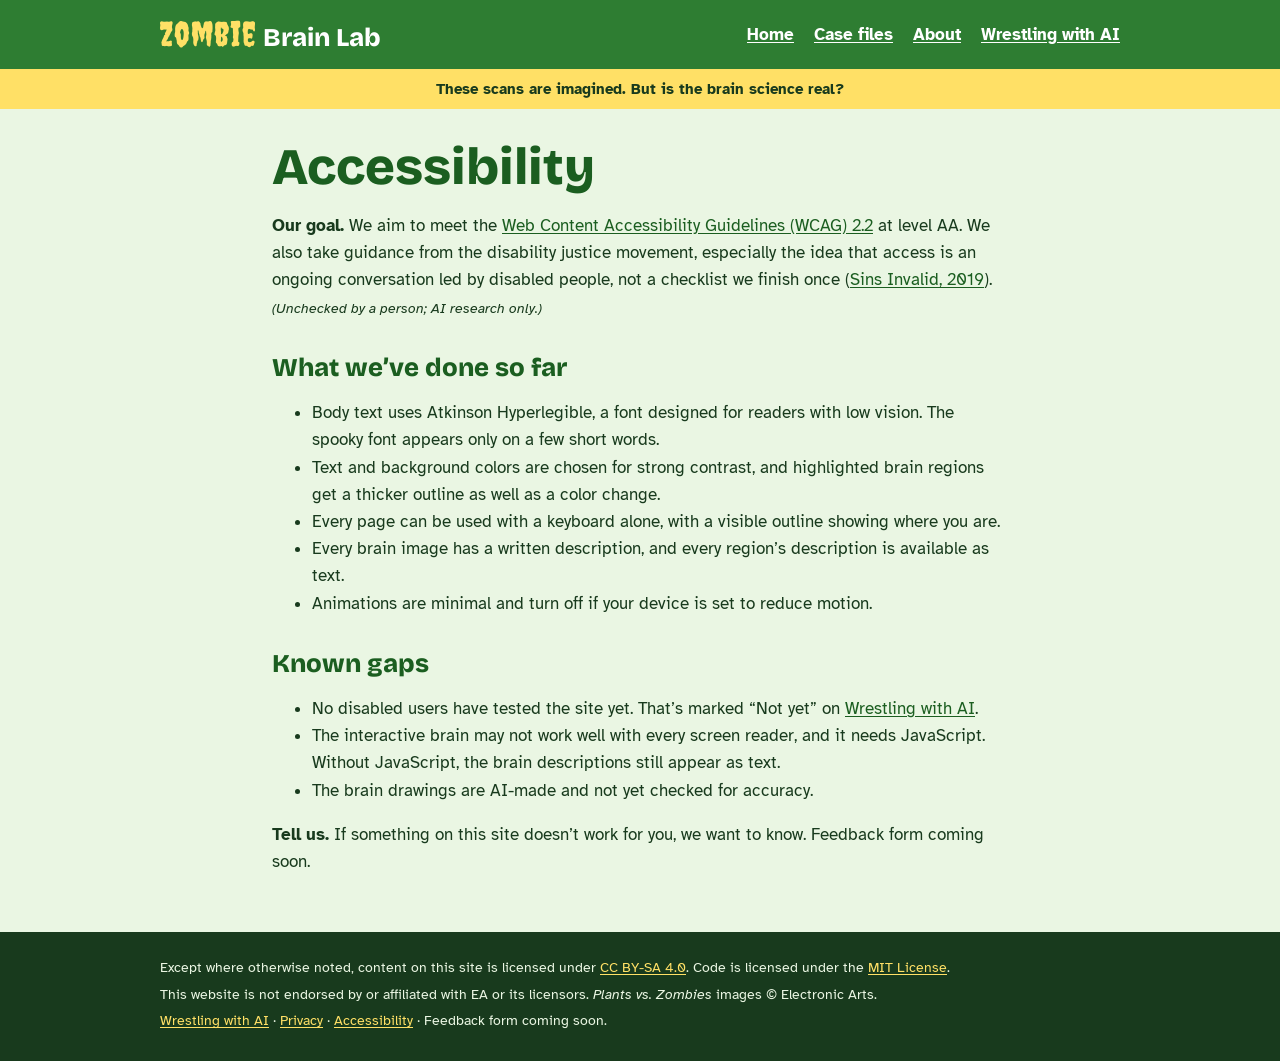
<file: accessibility.html>
<!doctype html>
<html lang="en">
<head>
  <meta charset="utf-8">
  <meta name="viewport" content="width=device-width, initial-scale=1">
  <title>Accessibility · Zombie Brain Lab</title>
  <link rel="stylesheet" href="css/site.css">
  <link rel="icon" href="favicon.svg" type="image/svg+xml">
  <link rel="icon" href="favicon-32.png" type="image/png" sizes="32x32">
  <link rel="apple-touch-icon" href="apple-touch-icon.png">
</head>
<body>
<a class="skip" href="#main">Skip to main content</a>

<header class="site-header"><div class="wrap">
  <a class="site" href="index.html"><span class="z">Zombie</span> Brain Lab</a>
  <nav aria-label="Main"><ul>
    <li><a href="index.html">Home</a></li>
    <li><a href="index.html#case-files">Case files</a></li>
    <li><a href="about.html">About</a></li>
    <li><a href="wrestling-with-ai.html">Wrestling with AI</a></li>
  </ul></nav>
</div></header>
<div class="banner"><div class="wrap">These scans are imagined. But is the brain science real?</div></div>
<main id="main"><div class="wrap prose-page">
<h1>Accessibility</h1>
<p><strong>Our goal.</strong> We aim to meet the <a href="about.html#ref-w3c">Web Content Accessibility Guidelines (WCAG) 2.2</a> at level AA. We also take guidance from the disability justice movement, especially the idea that access is an ongoing conversation led by disabled people, not a checklist we finish once (<a href="about.html#ref-sins">Sins Invalid, 2019</a>). <span class="unchecked">(Unchecked by a person; AI research only.)</span></p>
<h2>What we&rsquo;ve done so far</h2>
<ul>
<li>Body text uses Atkinson Hyperlegible, a font designed for readers with low vision. The spooky font appears only on a few short words.</li>
<li>Text and background colors are chosen for strong contrast, and highlighted brain regions get a thicker outline as well as a color change.</li>
<li>Every page can be used with a keyboard alone, with a visible outline showing where you are.</li>
<li>Every brain image has a written description, and every region&rsquo;s description is available as text.</li>
<li>Animations are minimal and turn off if your device is set to reduce motion.</li>
</ul>
<h2>Known gaps</h2>
<ul>
<li>No disabled users have tested the site yet. That&rsquo;s marked &ldquo;Not yet&rdquo; on <a href="wrestling-with-ai.html#who-else">Wrestling with AI</a>.</li>
<li>The interactive brain may not work well with every screen reader, and it needs JavaScript. Without JavaScript, the brain descriptions still appear as text.</li>
<li>The brain drawings are AI-made and not yet checked for accuracy.</li>
</ul>
<p><strong>Tell us.</strong> If something on this site doesn&rsquo;t work for you, we want to know. Feedback form coming soon.</p>
</div></main>

<footer class="site-footer"><div class="wrap">
  <p>Except where otherwise noted, content on this site is licensed under <a href="https://creativecommons.org/licenses/by-sa/4.0/">CC BY-SA 4.0</a>. Code is licensed under the <a href="https://github.com/UzieB/zombie-brain-lab/blob/main/LICENSE">MIT License</a>.</p>
  <p>This website is not endorsed by or affiliated with EA or its licensors. <cite>Plants vs. Zombies</cite> images &copy; Electronic Arts.</p>
  <p><a href="wrestling-with-ai.html">Wrestling with AI</a> &middot; <a href="privacy.html">Privacy</a> &middot; <a href="accessibility.html">Accessibility</a> &middot; Feedback form coming soon.</p>
</div></footer>
</body>
</html>
</file>
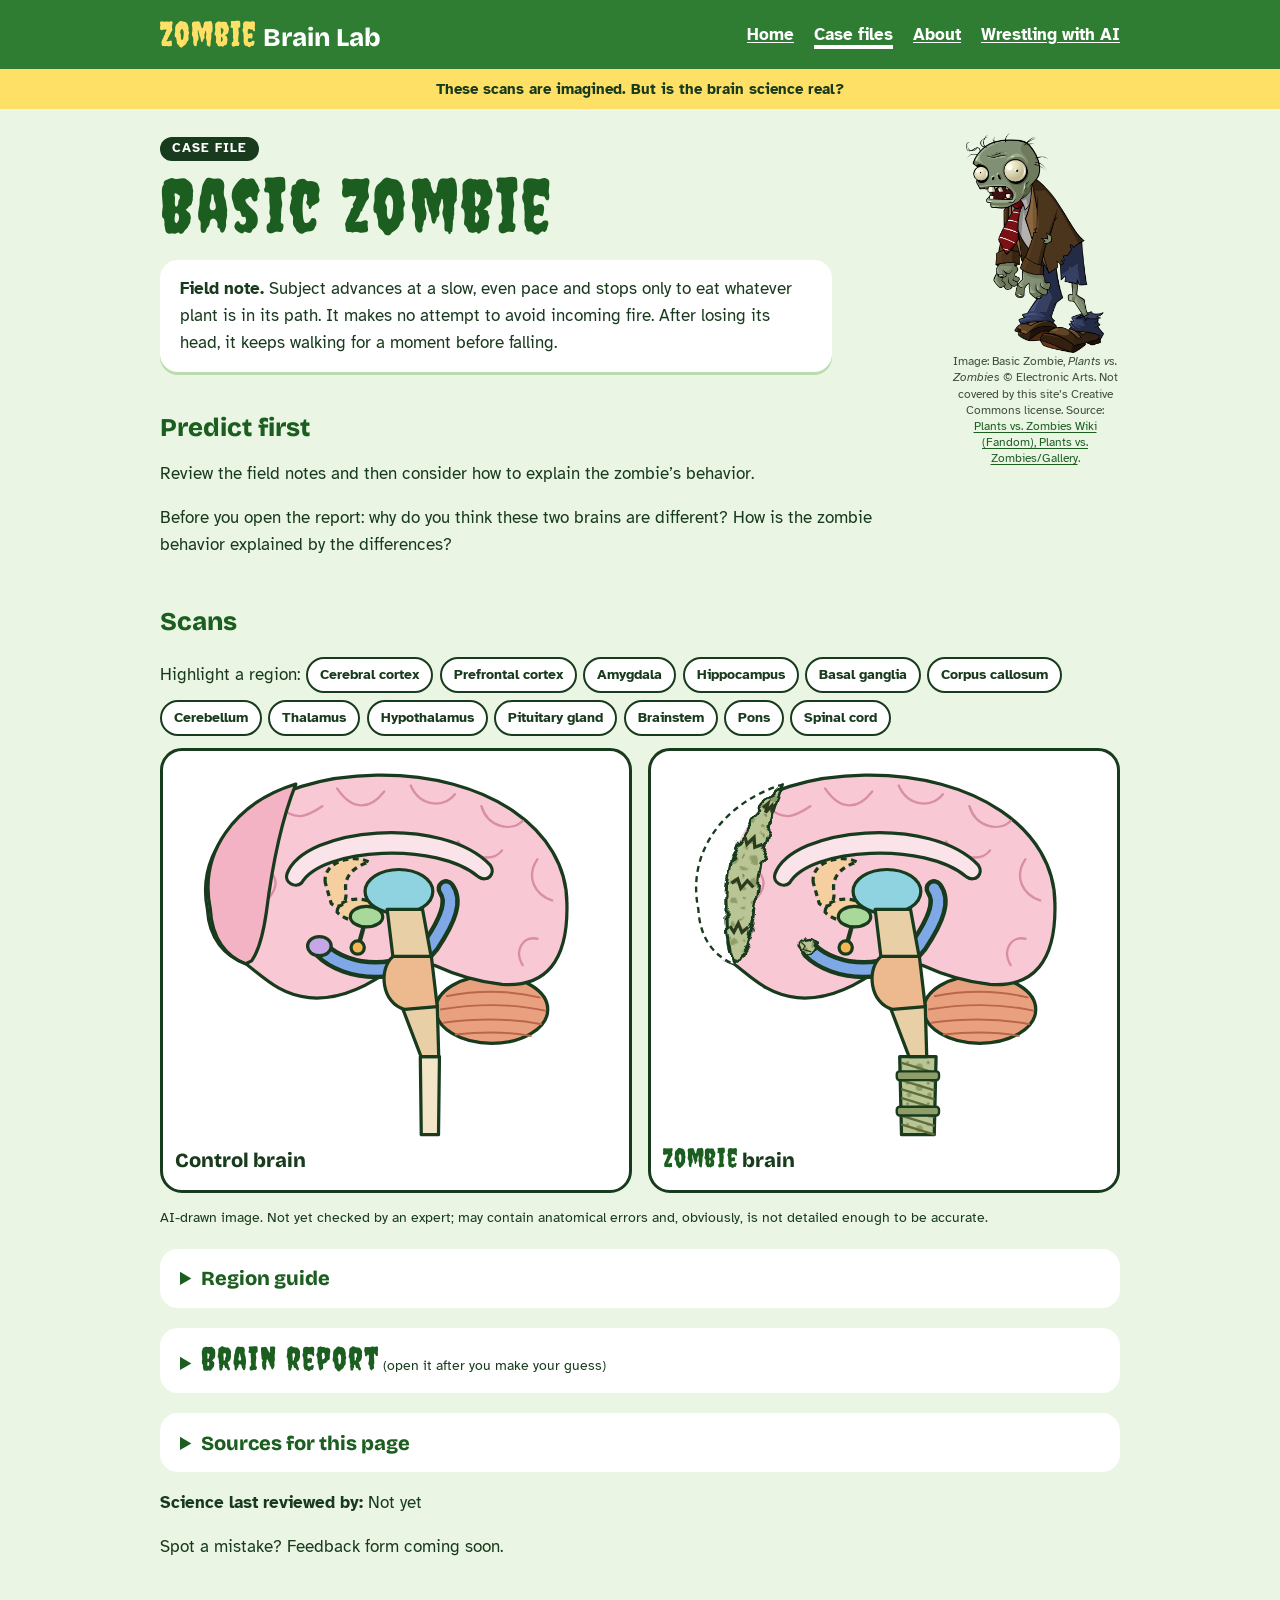
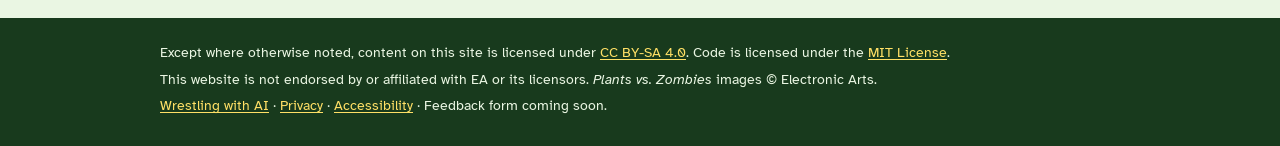
<file: basic-zombie.html>
<!doctype html>
<html lang="en">
<head>
  <meta charset="utf-8">
  <meta name="viewport" content="width=device-width, initial-scale=1">
  <title>Case file: Basic Zombie · Zombie Brain Lab</title>
  <link rel="stylesheet" href="css/site.css">
  <link rel="icon" href="favicon.svg" type="image/svg+xml">
  <link rel="icon" href="favicon-32.png" type="image/png" sizes="32x32">
  <link rel="apple-touch-icon" href="apple-touch-icon.png">
</head>
<body>
<a class="skip" href="#main">Skip to main content</a>

<header class="site-header"><div class="wrap">
  <a class="site" href="index.html"><span class="z">Zombie</span> Brain Lab</a>
  <nav aria-label="Main"><ul>
    <li><a href="index.html">Home</a></li>
    <li><a href="index.html#case-files" aria-current="page">Case files</a></li>
    <li><a href="about.html">About</a></li>
    <li><a href="wrestling-with-ai.html">Wrestling with AI</a></li>
  </ul></nav>
</div></header>
<div class="banner"><div class="wrap">These scans are imagined. But is the brain science real?</div></div>

<main id="main" data-zombie="basic"><div class="wrap">
  <div class="case-head">
    <div class="case-title">
      <p class="case-tag"><a href="index.html#case-files">Case file<span class="visually-hidden">: see all case files</span></a></p>
      <h1 class="z">Basic Zombie</h1>
      <h2 class="visually-hidden">Field note</h2>
      <p class="note"><strong>Field note.</strong> Subject advances at a slow, even pace and stops only to eat whatever plant is in its path. It makes no attempt to avoid incoming fire. After losing its head, it keeps walking for a moment before falling.</p>
    </div>
    <figure>
      <img src="images/basic-zombie.webp" alt="Basic Zombie from Plants vs. Zombies" width="1000" height="1602">
      <figcaption>Image: Basic Zombie, <cite>Plants vs. Zombies</cite> &copy; Electronic Arts. Not covered by this site&rsquo;s Creative Commons license. Source: <a href="https://plantsvszombies.fandom.com/wiki/Plants_vs._Zombies/Gallery#Zombies">Plants vs. Zombies Wiki (Fandom), Plants vs. Zombies/Gallery</a>.</figcaption>
    </figure>
    <div class="case-predict">
      <h2>Predict first</h2>
      <p class="prose">Review the field notes and then consider how to explain the zombie&rsquo;s behavior.</p>
      <p class="prose">Before you open the report: why do you think these two brains are different? How is the zombie behavior explained by the differences?</p>
    </div>
  </div>

  <h2 id="scans">Scans</h2>
  <div class="regions" id="regions" role="group" aria-label="Highlight a brain region" hidden></div>
  <div class="scans">
    <figure>
      <div class="brain" data-brain="control" data-alt="Control brain. Side view of a typical human brain, cut down the middle, front facing left, showing the cortex, deep structures, cerebellum, brainstem, and spinal cord."><noscript><p>Side view of a typical human brain, cut down the middle, front facing left, showing the cortex, deep structures, cerebellum, brainstem, and spinal cord.</p></noscript></div>
      <figcaption>Control brain</figcaption>
    </figure>
    <figure>
      <div class="brain" data-brain="zombie" data-alt="Zombie brain. The same view of the zombie&rsquo;s brain. The prefrontal cortex and amygdala are smaller than in the control brain and look damaged, with cracks and ragged edges. Because the prefrontal cortex is smaller, the front of the brain ends further back; a dashed line shows where a typical brain&rsquo;s front edge would be. The cerebellum and brainstem look typical. The spinal cord is thick, zombie green, and braided like a reinforced cable."><noscript><p>The same view of the zombie&rsquo;s brain. The prefrontal cortex and amygdala are smaller than in the control brain and look damaged, with cracks and ragged edges. Because the prefrontal cortex is smaller, the front of the brain ends further back; a dashed line shows where a typical brain&rsquo;s front edge would be. The cerebellum and brainstem look typical. The spinal cord is thick, zombie green, and braided like a reinforced cable.</p></noscript></div>
      <figcaption><span class="z">Zombie</span> brain</figcaption>
    </figure>
  </div>
  <p class="now" aria-live="polite" aria-atomic="true" id="now"></p>
  <p class="ai-label">AI-drawn image. Not yet checked by an expert; may contain anatomical errors and, obviously, is not detailed enough to be accurate.</p>

  <details>
    <summary>Region guide</summary>
    <dl class="region-guide"><dt data-region="cortex">Cerebral cortex</dt><dd>The brain&rsquo;s wrinkled outer layer. Handles higher functions such as thinking, language, and perception; the prefrontal cortex is one part of it.</dd><dt data-region="pfc">Prefrontal cortex</dt><dd>The front of the frontal lobe. Supports planning and higher-level thinking.</dd><dt data-region="amy">Amygdala</dt><dd>A small, almond-shaped area deep in the temporal lobe. Processes emotion, especially fear and aggression.</dd><dt data-region="hip">Hippocampus</dt><dd>A curved structure deep in the temporal lobe. Helps form new memories of facts and events.</dd><dt data-region="bg">Basal ganglia</dt><dd>A group of structures deep in the brain. Help control movement and form habits.</dd><dt data-region="cc">Corpus callosum</dt><dd>A thick band of nerve fibers connecting the left and right halves (hemispheres) of the brain so they can share information.</dd><dt data-region="cbl">Cerebellum</dt><dd>At the back, below the cortex. Controls balance and coordination; helps with skills and habits.</dd><dt data-region="thal">Thalamus</dt><dd>The brain&rsquo;s sensory relay station. Passes along information from every sense except smell.</dd><dt data-region="hypo">Hypothalamus</dt><dd>Below the thalamus. Keeps the body in balance (temperature, appetite) and helps trigger fight or flight.</dd><dt data-region="pit">Pituitary gland</dt><dd>A pea-sized gland hanging below the hypothalamus, which controls it. Called the &ldquo;master gland&rdquo; because its hormones direct many other glands in the body.</dd><dt data-region="stem">Brainstem</dt><dd>Connects the brain to the spinal cord. Runs automatic functions such as breathing and heart rate.</dd><dt data-region="pons">Pons</dt><dd>Part of the brainstem. Connects the lower brainstem and cerebellum with the rest of the brain and helps regulate brain activity during sleep.</dd><dt data-region="cord">Spinal cord</dt><dd>Not part of the brain. Carries messages between the brain and body and runs some reflexes on its own.</dd></dl>
    <p class="small">Sources: Spielman et al. (2020), &sect;3.4, &sect;3.5, &sect;8.2, &sect;10.4; basal ganglia from <a href="about.html#ref-cleveland">Cleveland Clinic (2022)</a>. <span class="unchecked">(Unchecked by a person; AI research only.)</span></p>
  </details>

  <details class="report">
    <summary><h2 class="z">Brain report</h2> <span class="small">(open it after you make your guess)</span></summary>
    <div class="prose">
      <p><strong>What&rsquo;s different.</strong> This zombie&rsquo;s <span class="rl" data-region="pfc">prefrontal cortex</span> and <span class="rl" data-region="amy">amygdala</span> are smaller than the control brain&rsquo;s and look damaged. Its <span class="rl" data-region="cbl">cerebellum</span> and <span class="rl" data-region="stem">brainstem</span> look typical, and its <span class="rl" data-region="cord">spinal cord</span> is unusually thick.</p>
      <p><strong>Why it might not plan.</strong> The <span class="rl" data-region="pfc">prefrontal cortex</span> supports higher-level thinking such as planning (<a href="#src-spielman">Spielman et al., 2020, &sect;3.4</a>). <span class="unchecked">(Unchecked by a person; AI research only.)</span> With less of it, the zombie might head in a straight line instead of looking for a better route.</p>
      <p><strong>Why it might not dodge.</strong> The <span class="rl" data-region="amy">amygdala</span> helps process emotion, especially fear (<a href="#src-spielman">Spielman et al., 2020, &sect;8.2</a>). <span class="unchecked">(Unchecked by a person; AI research only.)</span> A smaller amygdala could mean a weaker response to danger, which might explain why the zombie keeps coming under fire.</p>
      <p><strong>How it still walks.</strong> Walking steadily takes balance and coordination, and the <span class="rl" data-region="cbl">cerebellum</span> handles those (<a href="#src-spielman">Spielman et al., 2020, &sect;3.4</a>). <span class="unchecked">(Unchecked by a person; AI research only.)</span> This zombie&rsquo;s cerebellum looks typical.</p>
      <p><strong>How it might walk without a head.</strong> In people, the <span class="rl" data-region="cord">spinal cord</span> handles some reflexes without the brain, such as pulling your hand away from something hot (<a href="#src-spielman">Spielman et al., 2020, &sect;3.4</a>). <span class="unchecked">(Unchecked by a person; AI research only.)</span> Animal research suggests the spinal cord also contains circuits that can produce a basic stepping rhythm (<a href="#src-guertin">Guertin, 2009</a>). <span class="unchecked">(Unchecked by a person; AI research only.)</span> This zombie&rsquo;s extra-thick spinal cord might let it keep stepping for a moment after losing its brain. A human couldn&rsquo;t do this.</p>
    </div>
    <h2>Real-brain takeaway</h2>
    <ul class="prose"><li>The prefrontal cortex supports planning and higher-level thinking.</li><li>The amygdala processes emotion, especially fear.</li><li>The cerebellum handles balance and coordination.</li><li>The spinal cord carries messages between the brain and body and runs some reflexes on its own.</li></ul>
  </details>

  <details class="sources">
    <summary>Sources for this page</summary>
    <p id="src-guertin">Guertin, P. A. (2009). The mammalian central pattern generator for locomotion. <cite>Brain Research Reviews, 62</cite>(1), 45&ndash;56. <a href="https://doi.org/10.1016/j.brainresrev.2009.08.002">https://doi.org/10.1016/j.brainresrev.2009.08.002</a> <span class="unchecked">(Unchecked by a person; AI research only.)</span></p><p id="src-spielman">Spielman, R. M., Jenkins, W. J., &amp; Lovett, M. D. (2020). <cite>Psychology 2e</cite>. OpenStax. <a href="https://openstax.org/details/books/psychology-2e">https://openstax.org/details/books/psychology-2e</a> (Free to read) <span class="unchecked">(Unchecked by a person; AI research only.)</span></p>
  </details>
  <p><strong>Science last reviewed by:</strong> Not yet</p>
  <p>Spot a mistake? Feedback form coming soon.</p>
</div></main>

<footer class="site-footer"><div class="wrap">
  <p>Except where otherwise noted, content on this site is licensed under <a href="https://creativecommons.org/licenses/by-sa/4.0/">CC BY-SA 4.0</a>. Code is licensed under the <a href="https://github.com/UzieB/zombie-brain-lab/blob/main/LICENSE">MIT License</a>.</p>
  <p>This website is not endorsed by or affiliated with EA or its licensors. <cite>Plants vs. Zombies</cite> images &copy; Electronic Arts.</p>
  <p><a href="wrestling-with-ai.html">Wrestling with AI</a> &middot; <a href="privacy.html">Privacy</a> &middot; <a href="accessibility.html">Accessibility</a> &middot; Feedback form coming soon.</p>
</div></footer>
<script src="js/brain.js"></script>
</body>
</html>
</file>
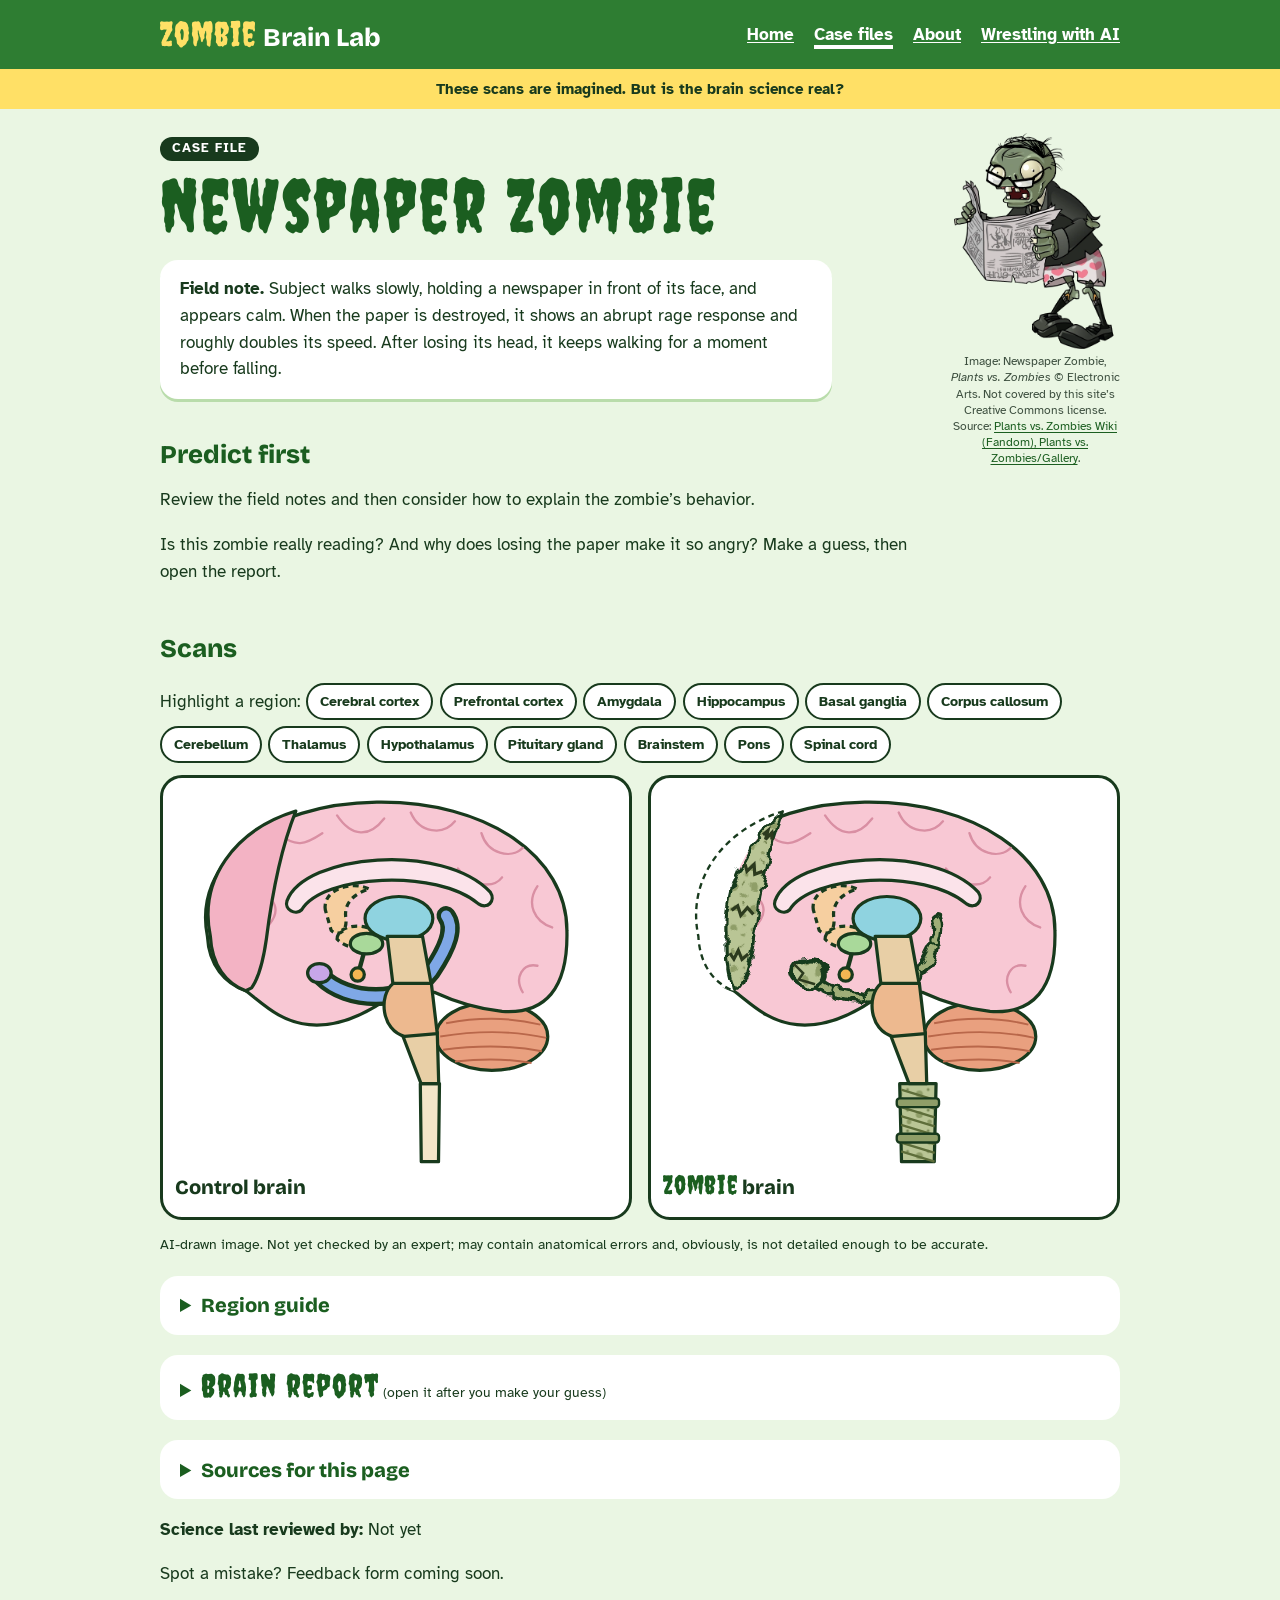
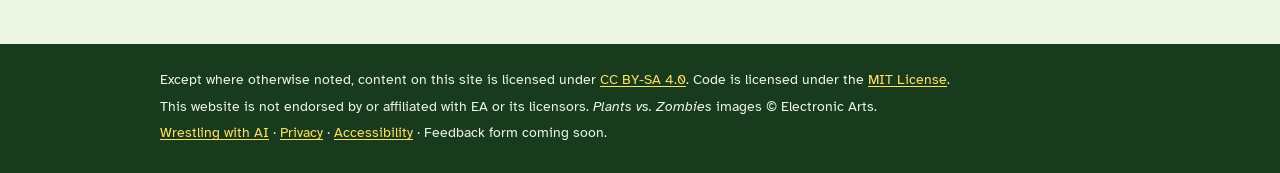
<file: newspaper-zombie.html>
<!doctype html>
<html lang="en">
<head>
  <meta charset="utf-8">
  <meta name="viewport" content="width=device-width, initial-scale=1">
  <title>Case file: Newspaper Zombie · Zombie Brain Lab</title>
  <link rel="stylesheet" href="css/site.css">
  <link rel="icon" href="favicon.svg" type="image/svg+xml">
  <link rel="icon" href="favicon-32.png" type="image/png" sizes="32x32">
  <link rel="apple-touch-icon" href="apple-touch-icon.png">
</head>
<body>
<a class="skip" href="#main">Skip to main content</a>

<header class="site-header"><div class="wrap">
  <a class="site" href="index.html"><span class="z">Zombie</span> Brain Lab</a>
  <nav aria-label="Main"><ul>
    <li><a href="index.html">Home</a></li>
    <li><a href="index.html#case-files" aria-current="page">Case files</a></li>
    <li><a href="about.html">About</a></li>
    <li><a href="wrestling-with-ai.html">Wrestling with AI</a></li>
  </ul></nav>
</div></header>
<div class="banner"><div class="wrap">These scans are imagined. But is the brain science real?</div></div>

<main id="main" data-zombie="news"><div class="wrap">
  <div class="case-head">
    <div class="case-title">
      <p class="case-tag"><a href="index.html#case-files">Case file<span class="visually-hidden">: see all case files</span></a></p>
      <h1 class="z">Newspaper Zombie</h1>
      <h2 class="visually-hidden">Field note</h2>
      <p class="note"><strong>Field note.</strong> Subject walks slowly, holding a newspaper in front of its face, and appears calm. When the paper is destroyed, it shows an abrupt rage response and roughly doubles its speed. After losing its head, it keeps walking for a moment before falling.</p>
    </div>
    <figure>
      <img src="images/newspaper-zombie.webp" alt="Newspaper Zombie from Plants vs. Zombies" width="415" height="562">
      <figcaption>Image: Newspaper Zombie, <cite>Plants vs. Zombies</cite> &copy; Electronic Arts. Not covered by this site&rsquo;s Creative Commons license. Source: <a href="https://plantsvszombies.fandom.com/wiki/Plants_vs._Zombies/Gallery#Zombies">Plants vs. Zombies Wiki (Fandom), Plants vs. Zombies/Gallery</a>.</figcaption>
    </figure>
    <div class="case-predict">
      <h2>Predict first</h2>
      <p class="prose">Review the field notes and then consider how to explain the zombie&rsquo;s behavior.</p>
      <p class="prose">Is this zombie really reading? And why does losing the paper make it so angry? Make a guess, then open the report.</p>
    </div>
  </div>

  <h2 id="scans">Scans</h2>
  <div class="regions" id="regions" role="group" aria-label="Highlight a brain region" hidden></div>
  <div class="scans">
    <figure>
      <div class="brain" data-brain="control" data-alt="Control brain. Side view of a typical human brain, cut down the middle, front facing left, showing the cortex, deep structures, cerebellum, brainstem, and spinal cord."><noscript><p>Side view of a typical human brain, cut down the middle, front facing left, showing the cortex, deep structures, cerebellum, brainstem, and spinal cord.</p></noscript></div>
      <figcaption>Control brain</figcaption>
    </figure>
    <figure>
      <div class="brain" data-brain="zombie" data-alt="Zombie brain. Side view of the zombie&rsquo;s brain, cut down the middle, front facing left. The prefrontal cortex and hippocampus are smaller than in the control brain, and the amygdala is larger; all three look damaged, with cracks and ragged edges. Because the prefrontal cortex is smaller, the front of the brain ends further back; a dashed line shows where a typical brain&rsquo;s front edge would be. The basal ganglia, cerebellum, and brainstem look typical. The spinal cord is thick, zombie green, and braided like a reinforced cable."><noscript><p>Side view of the zombie&rsquo;s brain, cut down the middle, front facing left. The prefrontal cortex and hippocampus are smaller than in the control brain, and the amygdala is larger; all three look damaged, with cracks and ragged edges. Because the prefrontal cortex is smaller, the front of the brain ends further back; a dashed line shows where a typical brain&rsquo;s front edge would be. The basal ganglia, cerebellum, and brainstem look typical. The spinal cord is thick, zombie green, and braided like a reinforced cable.</p></noscript></div>
      <figcaption><span class="z">Zombie</span> brain</figcaption>
    </figure>
  </div>
  <p class="now" aria-live="polite" aria-atomic="true" id="now"></p>
  <p class="ai-label">AI-drawn image. Not yet checked by an expert; may contain anatomical errors and, obviously, is not detailed enough to be accurate.</p>

  <details>
    <summary>Region guide</summary>
    <dl class="region-guide"><dt data-region="cortex">Cerebral cortex</dt><dd>The brain&rsquo;s wrinkled outer layer. Handles higher functions such as thinking, language, and perception; the prefrontal cortex is one part of it.</dd><dt data-region="pfc">Prefrontal cortex</dt><dd>The front of the frontal lobe. Supports planning and higher-level thinking.</dd><dt data-region="amy">Amygdala</dt><dd>A small, almond-shaped area deep in the temporal lobe. Processes emotion, especially fear and aggression.</dd><dt data-region="hip">Hippocampus</dt><dd>A curved structure deep in the temporal lobe. Helps form new memories of facts and events.</dd><dt data-region="bg">Basal ganglia</dt><dd>A group of structures deep in the brain. Help control movement and form habits.</dd><dt data-region="cc">Corpus callosum</dt><dd>A thick band of nerve fibers connecting the left and right halves (hemispheres) of the brain so they can share information.</dd><dt data-region="cbl">Cerebellum</dt><dd>At the back, below the cortex. Controls balance and coordination; helps with skills and habits.</dd><dt data-region="thal">Thalamus</dt><dd>The brain&rsquo;s sensory relay station. Passes along information from every sense except smell.</dd><dt data-region="hypo">Hypothalamus</dt><dd>Below the thalamus. Keeps the body in balance (temperature, appetite) and helps trigger fight or flight.</dd><dt data-region="pit">Pituitary gland</dt><dd>A pea-sized gland hanging below the hypothalamus, which controls it. Called the &ldquo;master gland&rdquo; because its hormones direct many other glands in the body.</dd><dt data-region="stem">Brainstem</dt><dd>Connects the brain to the spinal cord. Runs automatic functions such as breathing and heart rate.</dd><dt data-region="pons">Pons</dt><dd>Part of the brainstem. Connects the lower brainstem and cerebellum with the rest of the brain and helps regulate brain activity during sleep.</dd><dt data-region="cord">Spinal cord</dt><dd>Not part of the brain. Carries messages between the brain and body and runs some reflexes on its own.</dd></dl>
    <p class="small">Sources: Spielman et al. (2020), &sect;3.4, &sect;3.5, &sect;8.2, &sect;10.4; basal ganglia from <a href="about.html#ref-cleveland">Cleveland Clinic (2022)</a>. <span class="unchecked">(Unchecked by a person; AI research only.)</span></p>
  </details>

  <details class="report">
    <summary><h2 class="z">Brain report</h2> <span class="small">(open it after you make your guess)</span></summary>
    <div class="prose">
      <p><strong>What&rsquo;s different.</strong> This zombie has a smaller <span class="rl" data-region="pfc">prefrontal cortex</span> and <span class="rl" data-region="hip">hippocampus</span> than the control brain and a larger <span class="rl" data-region="amy">amygdala</span>, and all three look damaged. Its <span class="rl" data-region="bg">basal ganglia</span>, <span class="rl" data-region="cbl">cerebellum</span>, and <span class="rl" data-region="stem">brainstem</span> look typical, and its <span class="rl" data-region="cord">spinal cord</span> is unusually thick.</p>
      <p><strong>Is it reading? Probably not.</strong> We think this zombie holds the newspaper out of habit. Habits and skills are a kind of <em>implicit</em> memory: you use them without consciously remembering them, like riding a bike (<a href="#src-spielman">Spielman et al., 2020, &sect;8.1</a>). <span class="unchecked">(Unchecked by a person; AI research only.)</span> The <span class="rl" data-region="cbl">cerebellum</span> supports this kind of memory (<a href="#src-spielman">Spielman et al., 2020, &sect;8.2</a>), and so do the <span class="rl" data-region="bg">basal ganglia</span> (<a href="#src-knowlton">Knowlton et al., 1996</a>). <span class="unchecked">(Unchecked by a person; AI research only.)</span> Both look typical here. The <span class="rl" data-region="hip">hippocampus</span>, which helps form new memories of facts and events, is smaller (<a href="#src-spielman">Spielman et al., 2020, &sect;8.2</a>). <span class="unchecked">(Unchecked by a person; AI research only.)</span> This zombie might not be able to tell you what it just &ldquo;read.&rdquo;</p>
      <p><strong>A real-life comparison.</strong> After surgery removed his <span class="rl" data-region="hip">hippocampus</span>, patient H.M. could no longer form many new memories of facts and events, but he could still learn new motor skills (<a href="#src-spielman">Spielman et al., 2020, &sect;3.4</a>). <span class="unchecked">(Unchecked by a person; AI research only.)</span></p>
      <p><strong>Why the sudden rage?</strong> The <span class="rl" data-region="amy">amygdala</span> processes emotion, especially fear and aggression. Sensory information can reach it by a fast route straight from the <span class="rl" data-region="thal">thalamus</span>, before the cortex has a chance to weigh in (<a href="#src-spielman">Spielman et al., 2020, &sect;10.4</a>). <span class="unchecked">(Unchecked by a person; AI research only.)</span> The <span class="rl" data-region="pfc">prefrontal cortex</span> helps people calm themselves down (<a href="#src-ochsner">Ochsner &amp; Gross, 2005</a>). <span class="unchecked">(Unchecked by a person; AI research only.)</span> A large amygdala and a small prefrontal cortex could add up to a short temper.</p>
      <p><strong>Why so fast?</strong> Strong emotion activates the body&rsquo;s sympathetic nervous system (&ldquo;fight or flight&rdquo;), and the <span class="rl" data-region="hypo">hypothalamus</span> helps switch it on (<a href="#src-spielman">Spielman et al., 2020, &sect;10.4</a>). <span class="unchecked">(Unchecked by a person; AI research only.)</span> That might explain the burst of speed.</p>
      <p><strong>How it might walk without a head.</strong> In people, the <span class="rl" data-region="cord">spinal cord</span> handles some reflexes without the brain, such as pulling your hand away from something hot (<a href="#src-spielman">Spielman et al., 2020, &sect;3.4</a>). <span class="unchecked">(Unchecked by a person; AI research only.)</span> Animal research suggests the spinal cord also contains circuits that can produce a basic stepping rhythm (<a href="#src-guertin">Guertin, 2009</a>). <span class="unchecked">(Unchecked by a person; AI research only.)</span> Like the Basic Zombie, this zombie has an extra-thick spinal cord, which might let it keep stepping for a moment after losing its brain. A human couldn&rsquo;t do this.</p>
    </div>
    <h2>Real-brain takeaway</h2>
    <ul class="prose"><li>Implicit memory (habits and skills) and explicit memory (facts and events) rely on different brain areas.</li><li>The hippocampus helps form new explicit memories.</li><li>The amygdala processes emotion; the prefrontal cortex helps regulate it.</li><li>The hypothalamus helps trigger the body&rsquo;s fight-or-flight response.</li><li>The spinal cord carries messages between the brain and body and runs some reflexes on its own.</li></ul>
  </details>

  <details class="sources">
    <summary>Sources for this page</summary>
    <p id="src-guertin">Guertin, P. A. (2009). The mammalian central pattern generator for locomotion. <cite>Brain Research Reviews, 62</cite>(1), 45&ndash;56. <a href="https://doi.org/10.1016/j.brainresrev.2009.08.002">https://doi.org/10.1016/j.brainresrev.2009.08.002</a> <span class="unchecked">(Unchecked by a person; AI research only.)</span></p><p id="src-knowlton">Knowlton, B. J., Mangels, J. A., &amp; Squire, L. R. (1996). A neostriatal habit learning system in humans. <cite>Science, 273</cite>(5280), 1399&ndash;1402. <a href="https://doi.org/10.1126/science.273.5280.1399">https://doi.org/10.1126/science.273.5280.1399</a> <span class="unchecked">(Unchecked by a person; AI research only.)</span></p><p id="src-ochsner">Ochsner, K. N., &amp; Gross, J. J. (2005). The cognitive control of emotion. <cite>Trends in Cognitive Sciences, 9</cite>(5), 242&ndash;249. <a href="https://doi.org/10.1016/j.tics.2005.03.010">https://doi.org/10.1016/j.tics.2005.03.010</a> <span class="unchecked">(Unchecked by a person; AI research only.)</span></p><p id="src-spielman">Spielman, R. M., Jenkins, W. J., &amp; Lovett, M. D. (2020). <cite>Psychology 2e</cite>. OpenStax. <a href="https://openstax.org/details/books/psychology-2e">https://openstax.org/details/books/psychology-2e</a> (Free to read) <span class="unchecked">(Unchecked by a person; AI research only.)</span></p>
  </details>
  <p><strong>Science last reviewed by:</strong> Not yet</p>
  <p>Spot a mistake? Feedback form coming soon.</p>
</div></main>

<footer class="site-footer"><div class="wrap">
  <p>Except where otherwise noted, content on this site is licensed under <a href="https://creativecommons.org/licenses/by-sa/4.0/">CC BY-SA 4.0</a>. Code is licensed under the <a href="https://github.com/UzieB/zombie-brain-lab/blob/main/LICENSE">MIT License</a>.</p>
  <p>This website is not endorsed by or affiliated with EA or its licensors. <cite>Plants vs. Zombies</cite> images &copy; Electronic Arts.</p>
  <p><a href="wrestling-with-ai.html">Wrestling with AI</a> &middot; <a href="privacy.html">Privacy</a> &middot; <a href="accessibility.html">Accessibility</a> &middot; Feedback form coming soon.</p>
</div></footer>
<script src="js/brain.js"></script>
</body>
</html>
</file>
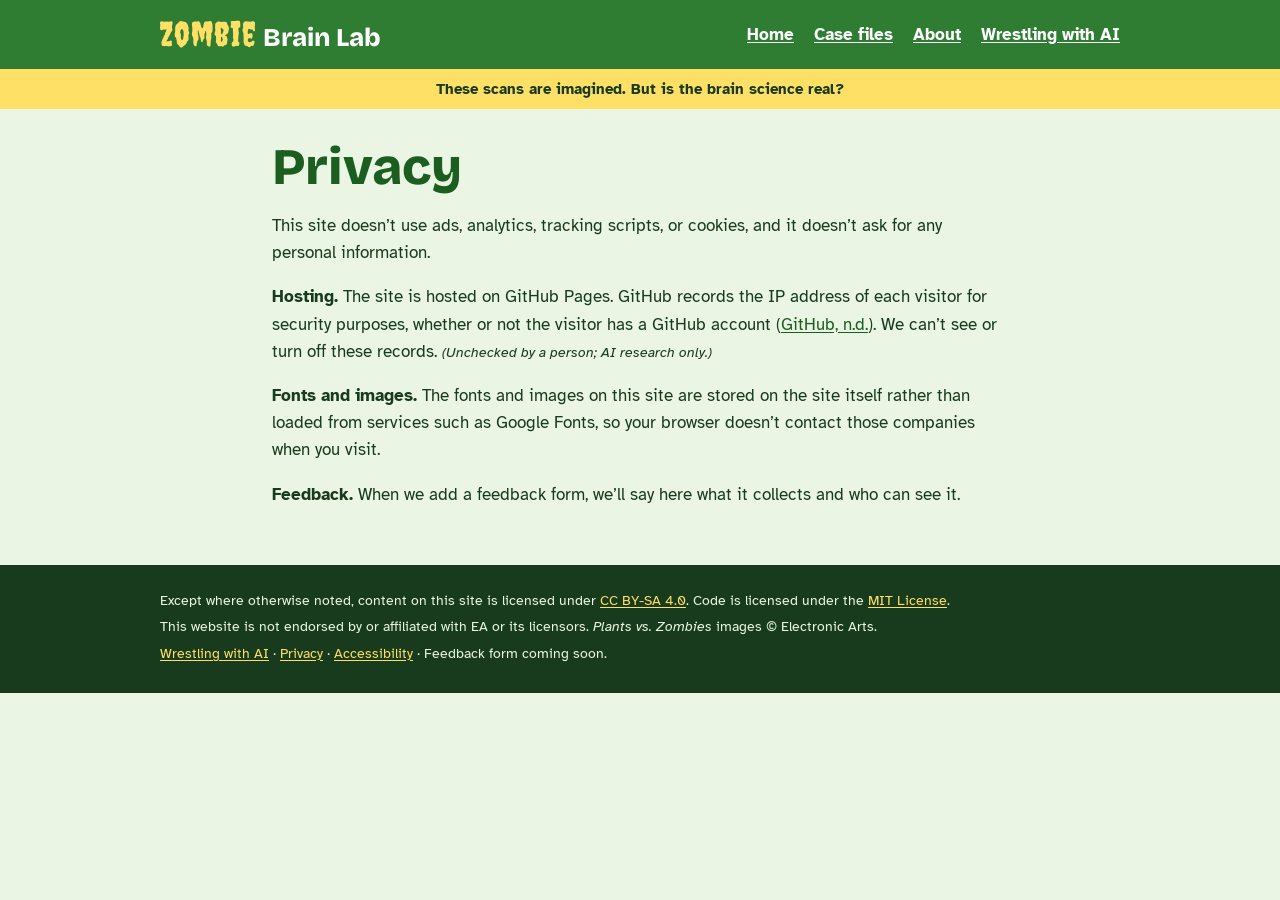
<file: privacy.html>
<!doctype html>
<html lang="en">
<head>
  <meta charset="utf-8">
  <meta name="viewport" content="width=device-width, initial-scale=1">
  <title>Privacy · Zombie Brain Lab</title>
  <link rel="stylesheet" href="css/site.css">
  <link rel="icon" href="favicon.svg" type="image/svg+xml">
  <link rel="icon" href="favicon-32.png" type="image/png" sizes="32x32">
  <link rel="apple-touch-icon" href="apple-touch-icon.png">
</head>
<body>
<a class="skip" href="#main">Skip to main content</a>

<header class="site-header"><div class="wrap">
  <a class="site" href="index.html"><span class="z">Zombie</span> Brain Lab</a>
  <nav aria-label="Main"><ul>
    <li><a href="index.html">Home</a></li>
    <li><a href="index.html#case-files">Case files</a></li>
    <li><a href="about.html">About</a></li>
    <li><a href="wrestling-with-ai.html">Wrestling with AI</a></li>
  </ul></nav>
</div></header>
<div class="banner"><div class="wrap">These scans are imagined. But is the brain science real?</div></div>
<main id="main"><div class="wrap prose-page">
<h1>Privacy</h1>
<p>This site doesn&rsquo;t use ads, analytics, tracking scripts, or cookies, and it doesn&rsquo;t ask for any personal information.</p>
<p><strong>Hosting.</strong> The site is hosted on GitHub Pages. GitHub records the IP address of each visitor for security purposes, whether or not the visitor has a GitHub account (<a href="about.html#ref-github">GitHub, n.d.</a>). We can&rsquo;t see or turn off these records. <span class="unchecked">(Unchecked by a person; AI research only.)</span></p>
<p><strong>Fonts and images.</strong> The fonts and images on this site are stored on the site itself rather than loaded from services such as Google Fonts, so your browser doesn&rsquo;t contact those companies when you visit.</p>
<p><strong>Feedback.</strong> When we add a feedback form, we&rsquo;ll say here what it collects and who can see it.</p>
</div></main>

<footer class="site-footer"><div class="wrap">
  <p>Except where otherwise noted, content on this site is licensed under <a href="https://creativecommons.org/licenses/by-sa/4.0/">CC BY-SA 4.0</a>. Code is licensed under the <a href="https://github.com/UzieB/zombie-brain-lab/blob/main/LICENSE">MIT License</a>.</p>
  <p>This website is not endorsed by or affiliated with EA or its licensors. <cite>Plants vs. Zombies</cite> images &copy; Electronic Arts.</p>
  <p><a href="wrestling-with-ai.html">Wrestling with AI</a> &middot; <a href="privacy.html">Privacy</a> &middot; <a href="accessibility.html">Accessibility</a> &middot; Feedback form coming soon.</p>
</div></footer>
</body>
</html>
</file>
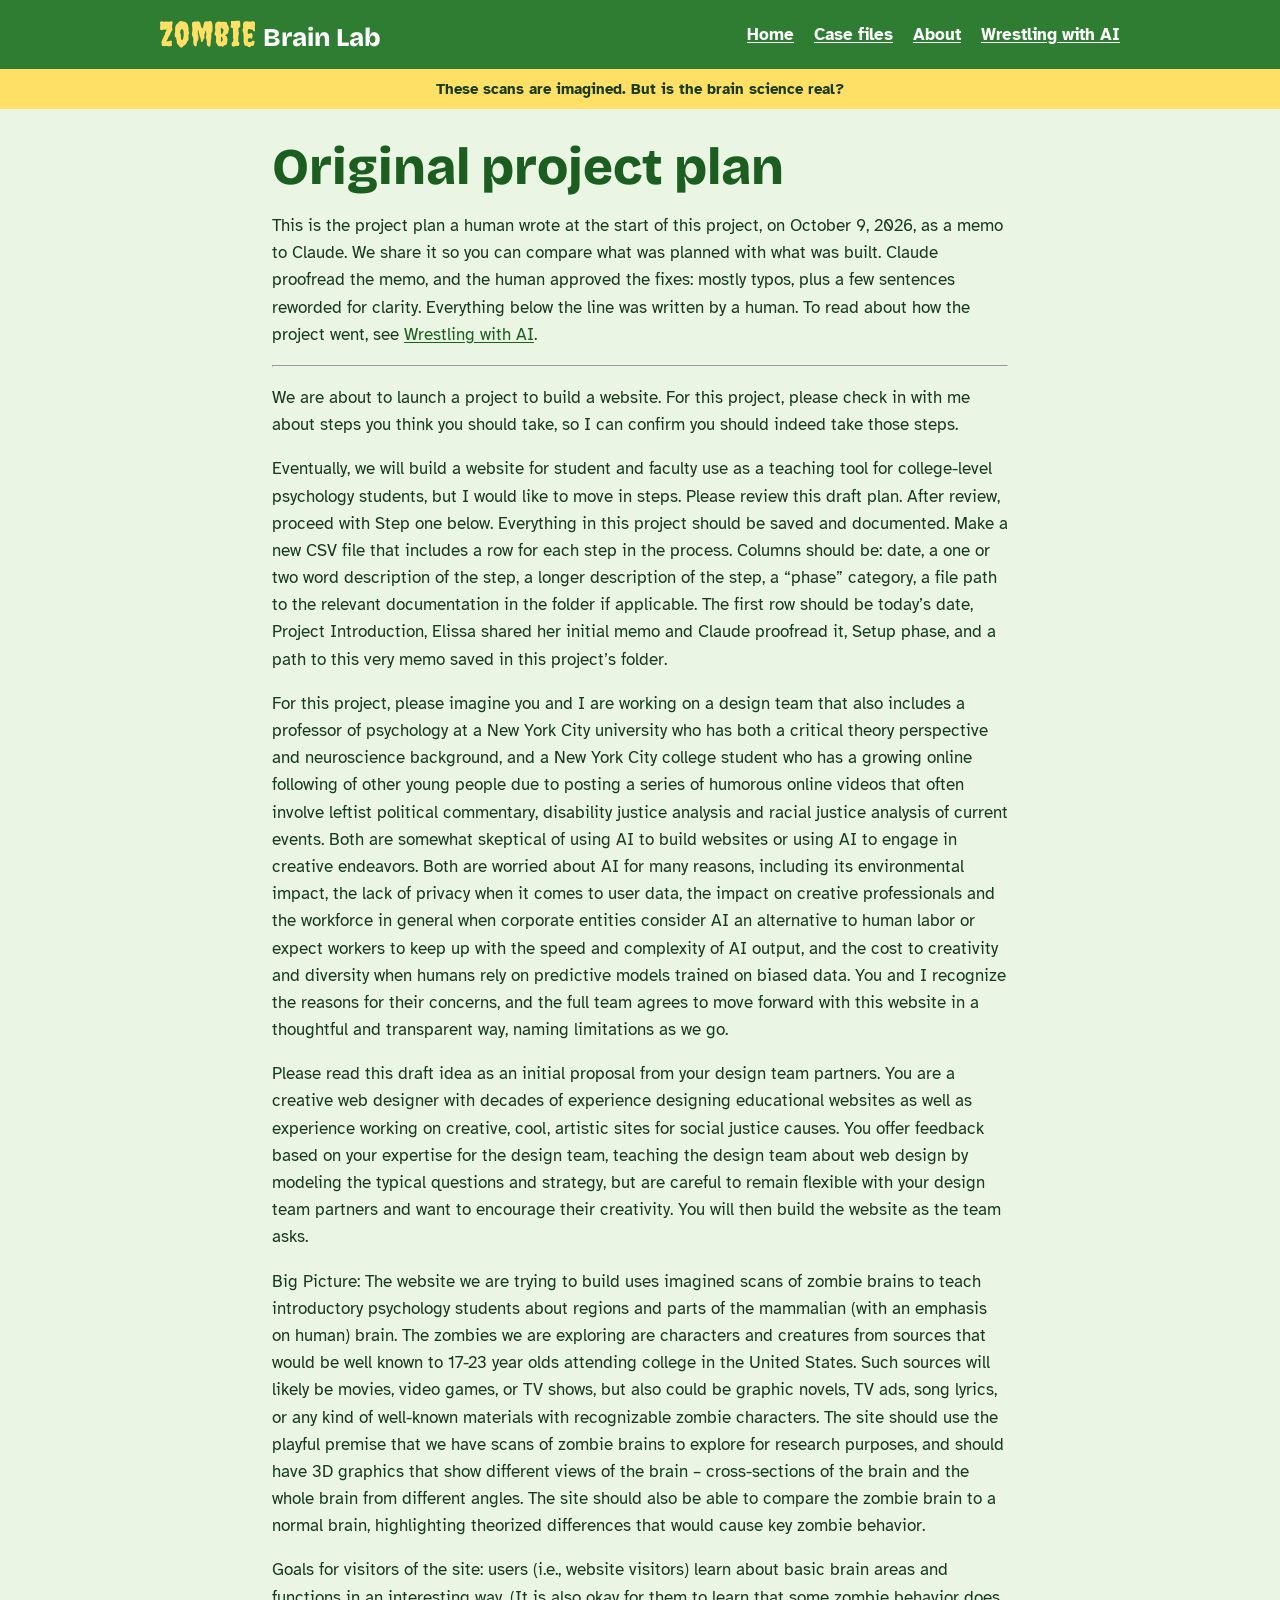
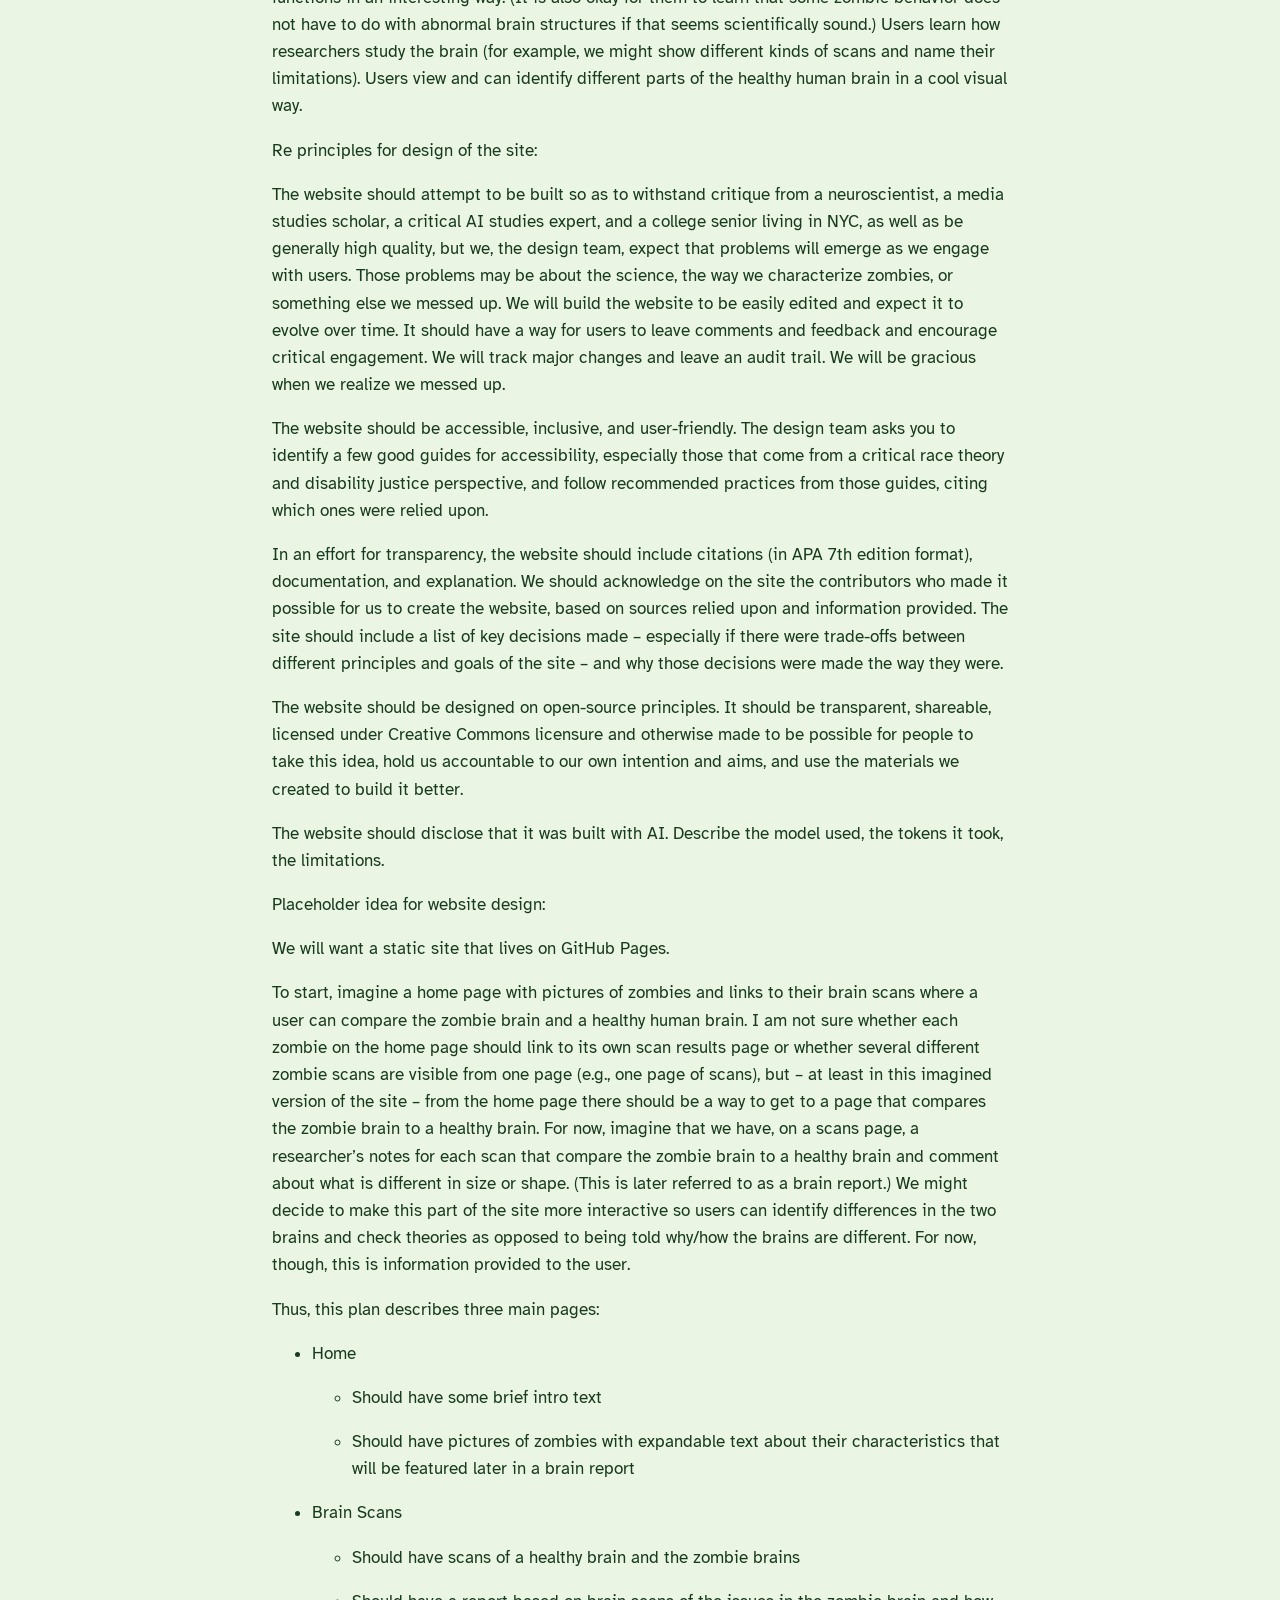
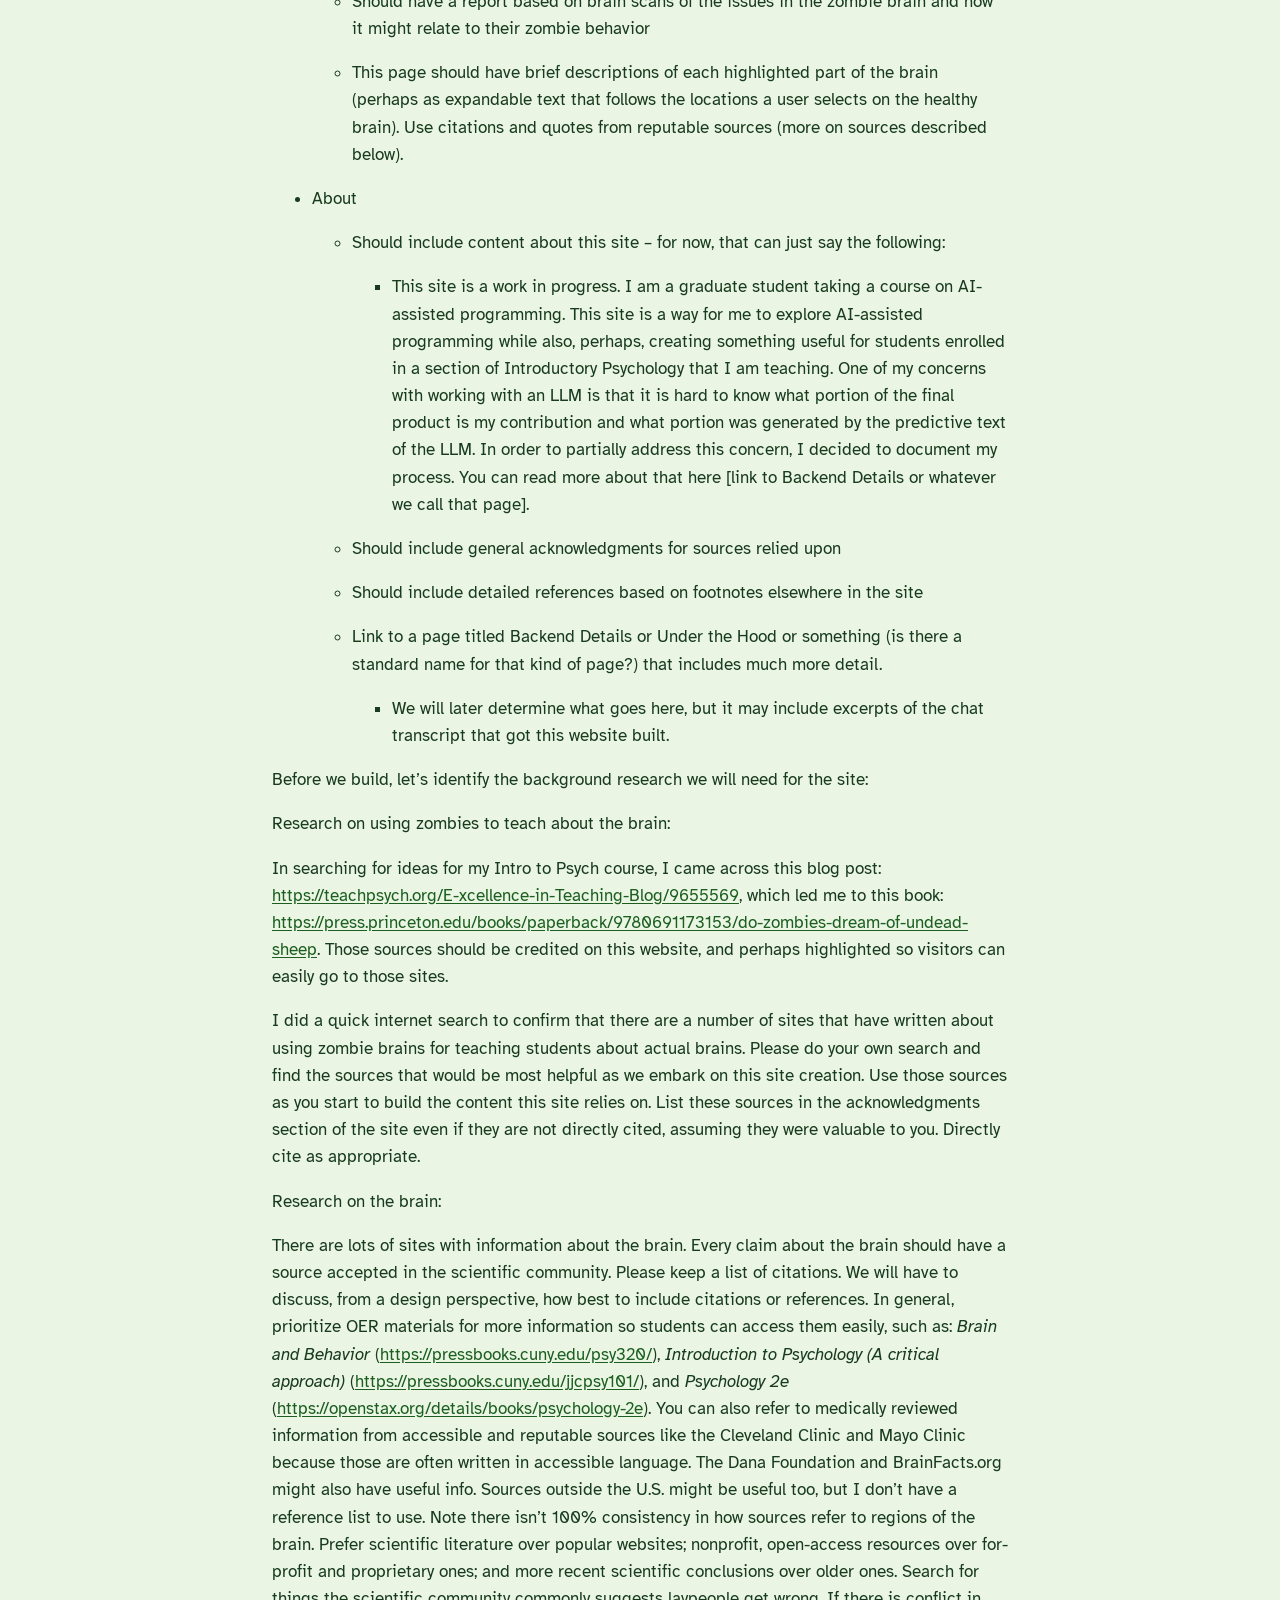
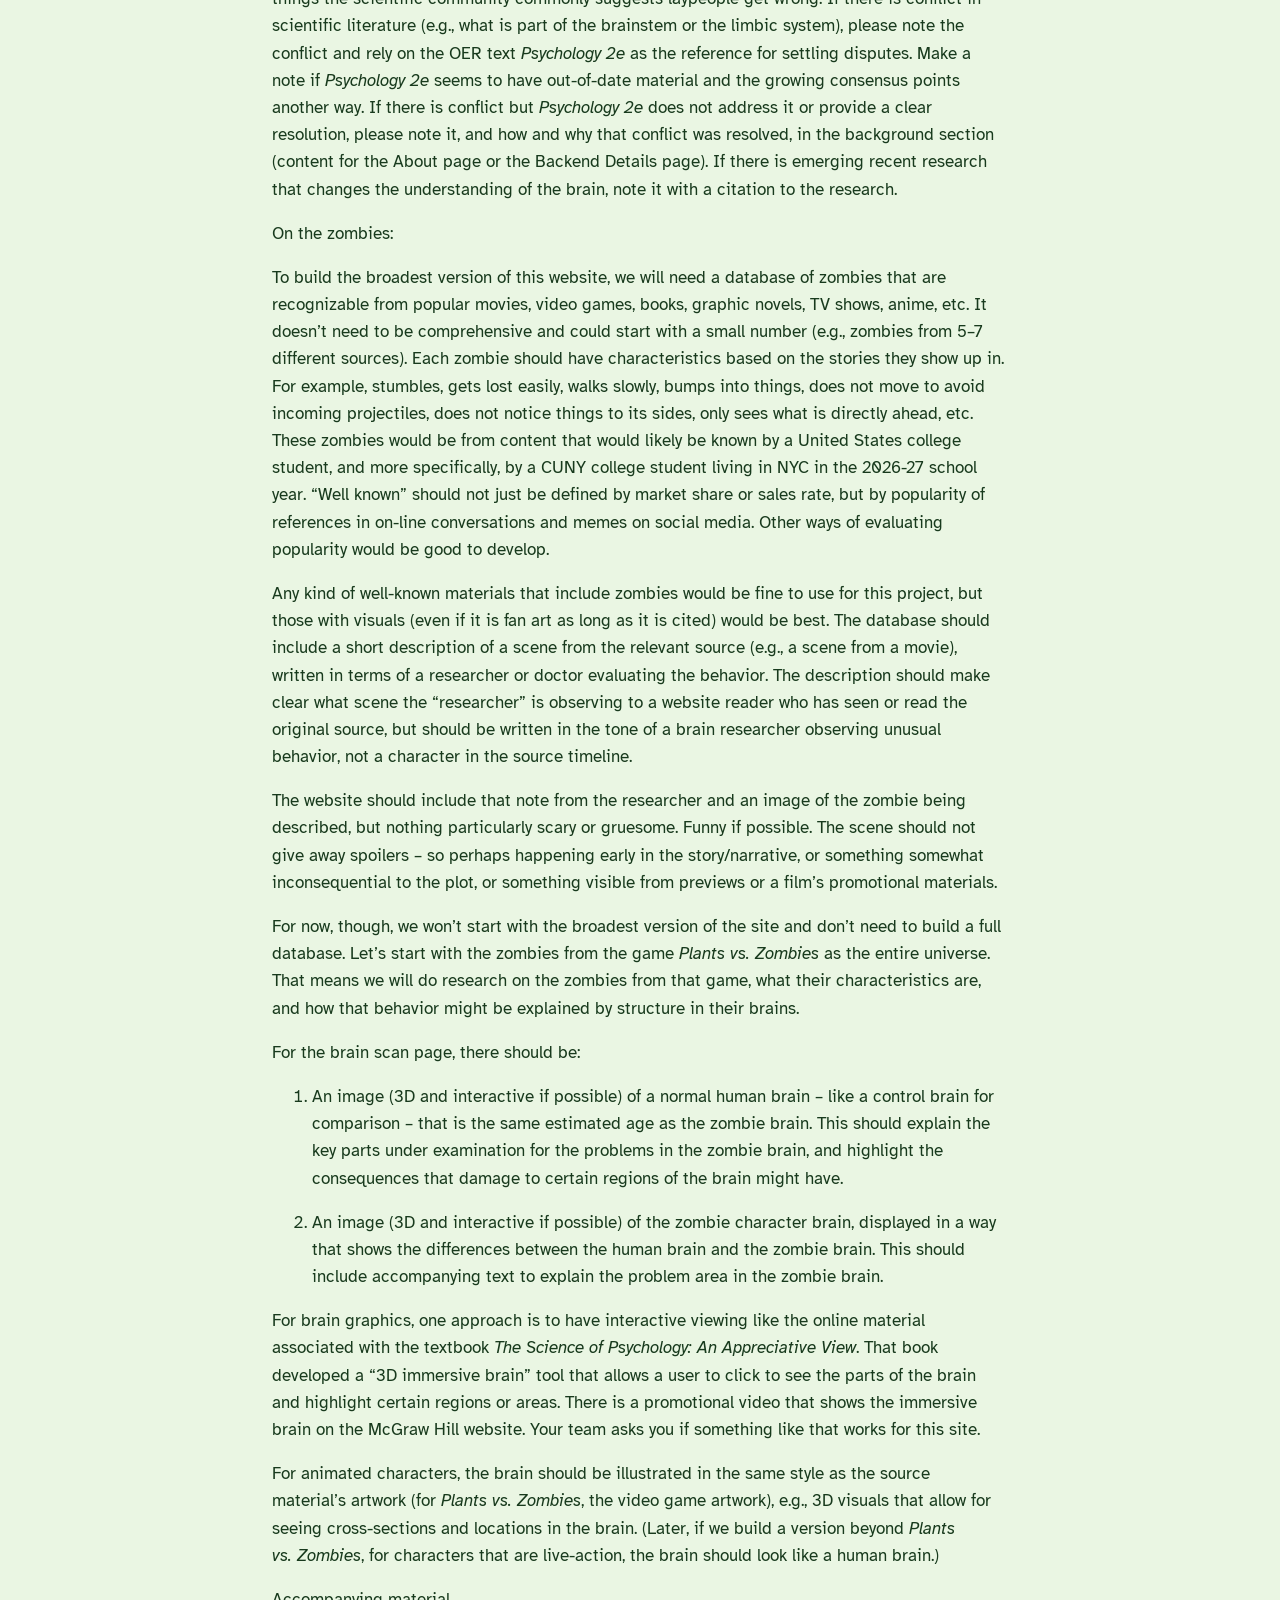
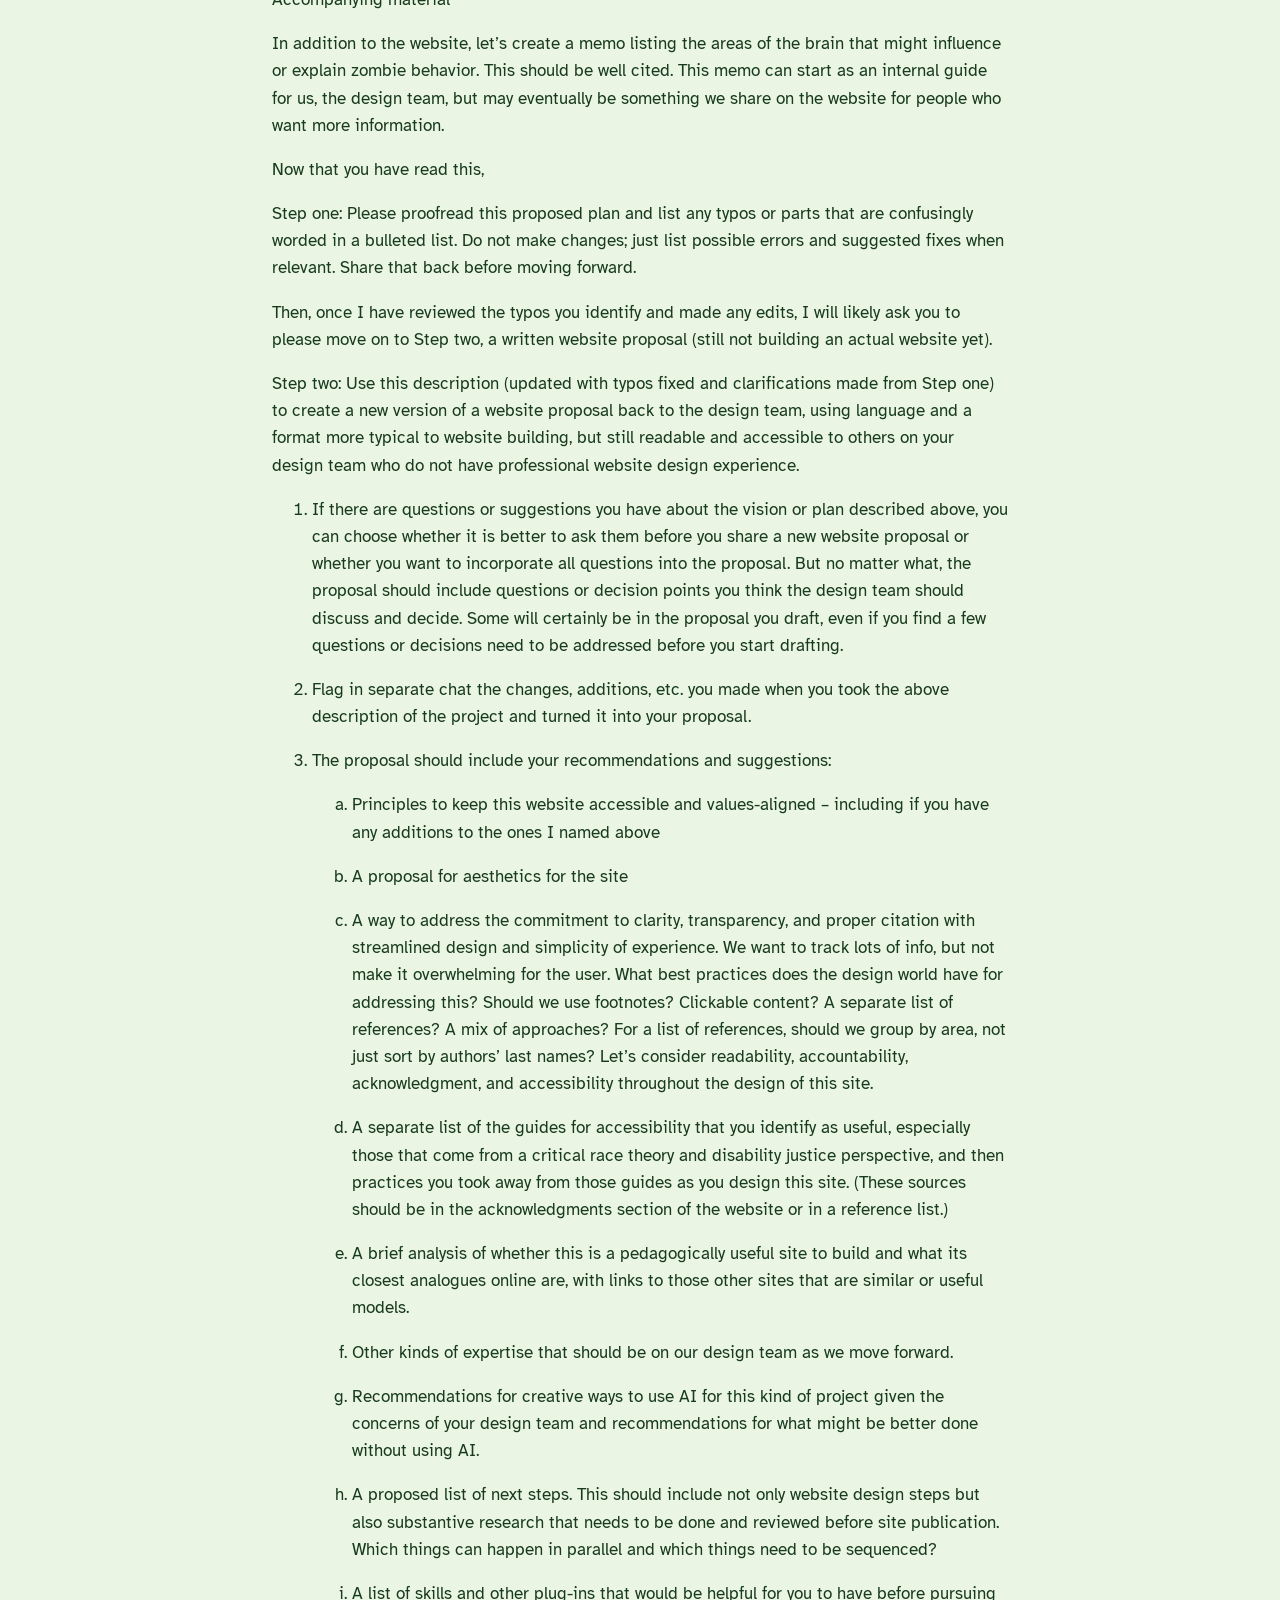
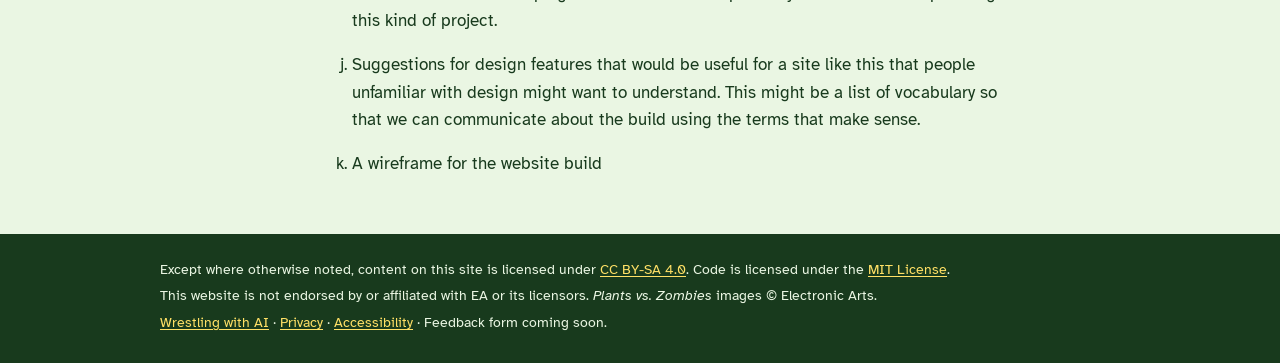
<file: project-memo.html>
<!doctype html>
<html lang="en">
<head>
  <meta charset="utf-8">
  <meta name="viewport" content="width=device-width, initial-scale=1">
  <title>Original Project Plan · Zombie Brain Lab</title>
  <link rel="stylesheet" href="css/site.css">
  <link rel="icon" href="favicon.svg" type="image/svg+xml">
  <link rel="icon" href="favicon-32.png" type="image/png" sizes="32x32">
  <link rel="apple-touch-icon" href="apple-touch-icon.png">
</head>
<body>
<a class="skip" href="#main">Skip to main content</a>

<header class="site-header"><div class="wrap">
  <a class="site" href="index.html"><span class="z">Zombie</span> Brain Lab</a>
  <nav aria-label="Main"><ul>
    <li><a href="index.html">Home</a></li>
    <li><a href="index.html#case-files">Case files</a></li>
    <li><a href="about.html">About</a></li>
    <li><a href="wrestling-with-ai.html">Wrestling with AI</a></li>
  </ul></nav>
</div></header>
<div class="banner"><div class="wrap">These scans are imagined. But is the brain science real?</div></div>
<main id="main"><div class="wrap prose-page">
<h1>Original project plan</h1>
<p>This is the project plan a human wrote at the start of this project, on October 9, 2026, as a memo to Claude. We share it so you can compare what was planned with what was built. Claude proofread the memo, and the human approved the fixes: mostly typos, plus a few sentences reworded for clarity. Everything below the line was written by a human. To read about how the project went, see <a href="wrestling-with-ai.html">Wrestling with AI</a>.</p>
<hr>
<article class="memo" aria-label="Project plan memo">
<p>We are about to launch a project to build a website. For this project, please check in with me about steps you think you should take, so I can confirm you should indeed take those steps.</p>
<p>Eventually, we will build a website for student and faculty use as a teaching tool for college-level psychology students, but I would like to move in steps. Please review this draft plan. After review, proceed with Step one below. Everything in this project should be saved and documented. Make a new CSV file that includes a row for each step in the process. Columns should be: date, a one or two word description of the step, a longer description of the step, a “phase” category, a file path to the relevant documentation in the folder if applicable. The first row should be today’s date, Project Introduction, Elissa shared her initial memo and Claude proofread it, Setup phase, and a path to this very memo saved in this project’s folder.</p>
<p>For this project, please imagine you and I are working on a design team that also includes a professor of psychology at a New York City university who has both a critical theory perspective and neuroscience background, and a New York City college student who has a growing online following of other young people due to posting a series of humorous online videos that often involve leftist political commentary, disability justice analysis and racial justice analysis of current events. Both are somewhat skeptical of using AI to build websites or using AI to engage in creative endeavors. Both are worried about AI for many reasons, including its environmental impact, the lack of privacy when it comes to user data, the impact on creative professionals and the workforce in general when corporate entities consider AI an alternative to human labor or expect workers to keep up with the speed and complexity of AI output, and the cost to creativity and diversity when humans rely on predictive models trained on biased data. You and I recognize the reasons for their concerns, and the full team agrees to move forward with this website in a thoughtful and transparent way, naming limitations as we go.</p>
<p>Please read this draft idea as an initial proposal from your design team partners. You are a creative web designer with decades of experience designing educational websites as well as experience working on creative, cool, artistic sites for social justice causes. You offer feedback based on your expertise for the design team, teaching the design team about web design by modeling the typical questions and strategy, but are careful to remain flexible with your design team partners and want to encourage their creativity. You will then build the website as the team asks.</p>
<p>Big Picture: The website we are trying to build uses imagined scans of zombie brains to teach introductory psychology students about regions and parts of the mammalian (with an emphasis on human) brain. The zombies we are exploring are characters and creatures from sources that would be well known to 17-23 year olds attending college in the United States. Such sources will likely be movies, video games, or TV shows, but also could be graphic novels, TV ads, song lyrics, or any kind of well-known materials with recognizable zombie characters. The site should use the playful premise that we have scans of zombie brains to explore for research purposes, and should have 3D graphics that show different views of the brain – cross-sections of the brain and the whole brain from different angles. The site should also be able to compare the zombie brain to a normal brain, highlighting theorized differences that would cause key zombie behavior.</p>
<p>Goals for visitors of the site: users (i.e., website visitors) learn about basic brain areas and functions in an interesting way. (It is also okay for them to learn that some zombie behavior does not have to do with abnormal brain structures if that seems scientifically sound.) Users learn how researchers study the brain (for example, we might show different kinds of scans and name their limitations). Users view and can identify different parts of the healthy human brain in a cool visual way.</p>
<p>Re principles for design of the site:</p>
<p>The website should attempt to be built so as to withstand critique from a neuroscientist, a media studies scholar, a critical AI studies expert, and a college senior living in NYC, as well as be generally high quality, but we, the design team, expect that problems will emerge as we engage with users. Those problems may be about the science, the way we characterize zombies, or something else we messed up. We will build the website to be easily edited and expect it to evolve over time. It should have a way for users to leave comments and feedback and encourage critical engagement. We will track major changes and leave an audit trail. We will be gracious when we realize we messed up.</p>
<p>The website should be accessible, inclusive, and user-friendly. The design team asks you to identify a few good guides for accessibility, especially those that come from a critical race theory and disability justice perspective, and follow recommended practices from those guides, citing which ones were relied upon.</p>
<p>In an effort for transparency, the website should include citations (in APA 7th edition format), documentation, and explanation. We should acknowledge on the site the contributors who made it possible for us to create the website, based on sources relied upon and information provided. The site should include a list of key decisions made – especially if there were trade-offs between different principles and goals of the site – and why those decisions were made the way they were.</p>
<p>The website should be designed on open-source principles. It should be transparent, shareable, licensed under Creative Commons licensure and otherwise made to be possible for people to take this idea, hold us accountable to our own intention and aims, and use the materials we created to build it better.</p>
<p>The website should disclose that it was built with AI. Describe the model used, the tokens it took, the limitations.</p>
<p>Placeholder idea for website design:</p>
<p>We will want a static site that lives on GitHub Pages.</p>
<p>To start, imagine a home page with pictures of zombies and links to their brain scans where a user can compare the zombie brain and a healthy human brain. I am not sure whether each zombie on the home page should link to its own scan results page or whether several different zombie scans are visible from one page (e.g., one page of scans), but – at least in this imagined version of the site – from the home page there should be a way to get to a page that compares the zombie brain to a healthy brain. For now, imagine that we have, on a scans page, a researcher’s notes for each scan that compare the zombie brain to a healthy brain and comment about what is different in size or shape. (This is later referred to as a brain report.) We might decide to make this part of the site more interactive so users can identify differences in the two brains and check theories as opposed to being told why/how the brains are different. For now, though, this is information provided to the user.</p>
<p>Thus, this plan describes three main pages:</p>
<ul>
<li>
<p>Home</p>
<ul>
<li>
<p>Should have some brief intro text</p>
</li>
<li>
<p>Should have pictures of zombies with expandable text about their characteristics that will be featured later in a brain report</p>
</li>
</ul>
</li>
<li>
<p>Brain Scans</p>
<ul>
<li>
<p>Should have scans of a healthy brain and the zombie brains</p>
</li>
<li>
<p>Should have a report based on brain scans of the issues in the zombie brain and how it might relate to their zombie behavior</p>
</li>
<li>
<p>This page should have brief descriptions of each highlighted part of the brain (perhaps as expandable text that follows the locations a user selects on the healthy brain). Use citations and quotes from reputable sources (more on sources described below).</p>
</li>
</ul>
</li>
<li>
<p>About</p>
<ul>
<li>
<p>Should include content about this site – for now, that can just say the following:</p>
<ul>
<li>This site is a work in progress. I am a graduate student taking a course on AI-assisted programming. This site is a way for me to explore AI-assisted programming while also, perhaps, creating something useful for students enrolled in a section of Introductory Psychology that I am teaching. One of my concerns with working with an LLM is that it is hard to know what portion of the final product is my contribution and what portion was generated by the predictive text of the LLM. In order to partially address this concern, I decided to document my process. You can read more about that here [link to Backend Details or whatever we call that page].</li>
</ul>
</li>
<li>
<p>Should include general acknowledgments for sources relied upon</p>
</li>
<li>
<p>Should include detailed references based on footnotes elsewhere in the site</p>
</li>
<li>
<p>Link to a page titled Backend Details or Under the Hood or something (is there a standard name for that kind of page?) that includes much more detail.</p>
<ul>
<li>We will later determine what goes here, but it may include excerpts of the chat transcript that got this website built.</li>
</ul>
</li>
</ul>
</li>
</ul>
<p>Before we build, let’s identify the background research we will need for the site:</p>
<p>Research on using zombies to teach about the brain:</p>
<p>In searching for ideas for my Intro to Psych course, I came across this blog post: <a href="https://teachpsych.org/E-xcellence-in-Teaching-Blog/9655569">https://teachpsych.org/E-xcellence-in-Teaching-Blog/9655569</a>, which led me to this book: <a href="https://press.princeton.edu/books/paperback/9780691173153/do-zombies-dream-of-undead-sheep">https://press.princeton.edu/books/paperback/9780691173153/do-zombies-dream-of-undead-sheep</a>. Those sources should be credited on this website, and perhaps highlighted so visitors can easily go to those sites.</p>
<p>I did a quick internet search to confirm that there are a number of sites that have written about using zombie brains for teaching students about actual brains. Please do your own search and find the sources that would be most helpful as we embark on this site creation. Use those sources as you start to build the content this site relies on. List these sources in the acknowledgments section of the site even if they are not directly cited, assuming they were valuable to you. Directly cite as appropriate.</p>
<p>Research on the brain:</p>
<p>There are lots of sites with information about the brain. Every claim about the brain should have a source accepted in the scientific community. Please keep a list of citations. We will have to discuss, from a design perspective, how best to include citations or references. In general, prioritize OER materials for more information so students can access them easily, such as: <em>Brain and Behavior</em> (<a href="https://pressbooks.cuny.edu/psy320/">https://pressbooks.cuny.edu/psy320/</a>), <em>Introduction to Psychology (A critical approach)</em> (<a href="https://pressbooks.cuny.edu/jjcpsy101/">https://pressbooks.cuny.edu/jjcpsy101/</a>), and <em>Psychology 2e</em> (<a href="https://openstax.org/details/books/psychology-2e">https://openstax.org/details/books/psychology-2e</a>). You can also refer to medically reviewed information from accessible and reputable sources like the Cleveland Clinic and Mayo Clinic because those are often written in accessible language. The Dana Foundation and BrainFacts.org might also have useful info. Sources outside the U.S. might be useful too, but I don’t have a reference list to use. Note there isn’t 100% consistency in how sources refer to regions of the brain. Prefer scientific literature over popular websites; nonprofit, open-access resources over for-profit and proprietary ones; and more recent scientific conclusions over older ones. Search for things the scientific community commonly suggests laypeople get wrong. If there is conflict in scientific literature (e.g., what is part of the brainstem or the limbic system), please note the conflict and rely on the OER text <em>Psychology 2e</em> as the reference for settling disputes. Make a note if <em>Psychology 2e</em> seems to have out-of-date material and the growing consensus points another way. If there is conflict but <em>Psychology 2e</em> does not address it or provide a clear resolution, please note it, and how and why that conflict was resolved, in the background section (content for the About page or the Backend Details page). If there is emerging recent research that changes the understanding of the brain, note it with a citation to the research.</p>
<p>On the zombies:</p>
<p>To build the broadest version of this website, we will need a database of zombies that are recognizable from popular movies, video games, books, graphic novels, TV shows, anime, etc. It doesn’t need to be comprehensive and could start with a small number (e.g., zombies from 5–7 different sources). Each zombie should have characteristics based on the stories they show up in. For example, stumbles, gets lost easily, walks slowly, bumps into things, does not move to avoid incoming projectiles, does not notice things to its sides, only sees what is directly ahead, etc. These zombies would be from content that would likely be known by a United States college student, and more specifically, by a CUNY college student living in NYC in the 2026-27 school year. “Well known” should not just be defined by market share or sales rate, but by popularity of references in on-line conversations and memes on social media. Other ways of evaluating popularity would be good to develop.</p>
<p>Any kind of well-known materials that include zombies would be fine to use for this project, but those with visuals (even if it is fan art as long as it is cited) would be best. The database should include a short description of a scene from the relevant source (e.g., a scene from a movie), written in terms of a researcher or doctor evaluating the behavior. The description should make clear what scene the “researcher” is observing to a website reader who has seen or read the original source, but should be written in the tone of a brain researcher observing unusual behavior, not a character in the source timeline.</p>
<p>The website should include that note from the researcher and an image of the zombie being described, but nothing particularly scary or gruesome. Funny if possible. The scene should not give away spoilers – so perhaps happening early in the story/narrative, or something somewhat inconsequential to the plot, or something visible from previews or a film’s promotional materials.</p>
<p>For now, though, we won’t start with the broadest version of the site and don’t need to build a full database. Let’s start with the zombies from the game <em>Plants vs. Zombies</em> as the entire universe. That means we will do research on the zombies from that game, what their characteristics are, and how that behavior might be explained by structure in their brains.</p>
<p>For the brain scan page, there should be:</p>
<ol type="1">
<li>
<p>An image (3D and interactive if possible) of a normal human brain – like a control brain for comparison – that is the same estimated age as the zombie brain. This should explain the key parts under examination for the problems in the zombie brain, and highlight the consequences that damage to certain regions of the brain might have.</p>
</li>
<li>
<p>An image (3D and interactive if possible) of the zombie character brain, displayed in a way that shows the differences between the human brain and the zombie brain. This should include accompanying text to explain the problem area in the zombie brain.</p>
</li>
</ol>
<p>For brain graphics, one approach is to have interactive viewing like the online material associated with the textbook <em>The Science of Psychology: An Appreciative View</em>. That book developed a “3D immersive brain” tool that allows a user to click to see the parts of the brain and highlight certain regions or areas. There is a promotional video that shows the immersive brain on the McGraw Hill website. Your team asks you if something like that works for this site.</p>
<p>For animated characters, the brain should be illustrated in the same style as the source material’s artwork (for <em>Plants vs. Zombies</em>, the video game artwork), e.g., 3D visuals that allow for seeing cross-sections and locations in the brain. (Later, if we build a version beyond <em>Plants vs. Zombies</em>, for characters that are live-action, the brain should look like a human brain.)</p>
<p>Accompanying material</p>
<p>In addition to the website, let’s create a memo listing the areas of the brain that might influence or explain zombie behavior. This should be well cited. This memo can start as an internal guide for us, the design team, but may eventually be something we share on the website for people who want more information.</p>
<p>Now that you have read this,</p>
<p>Step one: Please proofread this proposed plan and list any typos or parts that are confusingly worded in a bulleted list. Do not make changes; just list possible errors and suggested fixes when relevant. Share that back before moving forward.</p>
<p>Then, once I have reviewed the typos you identify and made any edits, I will likely ask you to please move on to Step two, a written website proposal (still not building an actual website yet).</p>
<p>Step two: Use this description (updated with typos fixed and clarifications made from Step one) to create a new version of a website proposal back to the design team, using language and a format more typical to website building, but still readable and accessible to others on your design team who do not have professional website design experience.</p>
<ol type="1">
<li>
<p>If there are questions or suggestions you have about the vision or plan described above, you can choose whether it is better to ask them before you share a new website proposal or whether you want to incorporate all questions into the proposal. But no matter what, the proposal should include questions or decision points you think the design team should discuss and decide. Some will certainly be in the proposal you draft, even if you find a few questions or decisions need to be addressed before you start drafting.</p>
</li>
<li>
<p>Flag in separate chat the changes, additions, etc. you made when you took the above description of the project and turned it into your proposal.</p>
</li>
<li>
<p>The proposal should include your recommendations and suggestions:</p>
<ol type="a">
<li>
<p>Principles to keep this website accessible and values-aligned – including if you have any additions to the ones I named above</p>
</li>
<li>
<p>A proposal for aesthetics for the site</p>
</li>
<li>
<p>A way to address the commitment to clarity, transparency, and proper citation with streamlined design and simplicity of experience. We want to track lots of info, but not make it overwhelming for the user. What best practices does the design world have for addressing this? Should we use footnotes? Clickable content? A separate list of references? A mix of approaches? For a list of references, should we group by area, not just sort by authors’ last names? Let’s consider readability, accountability, acknowledgment, and accessibility throughout the design of this site.</p>
</li>
<li>
<p>A separate list of the guides for accessibility that you identify as useful, especially those that come from a critical race theory and disability justice perspective, and then practices you took away from those guides as you design this site. (These sources should be in the acknowledgments section of the website or in a reference list.)</p>
</li>
<li>
<p>A brief analysis of whether this is a pedagogically useful site to build and what its closest analogues online are, with links to those other sites that are similar or useful models.</p>
</li>
<li>
<p>Other kinds of expertise that should be on our design team as we move forward.</p>
</li>
<li>
<p>Recommendations for creative ways to use AI for this kind of project given the concerns of your design team and recommendations for what might be better done without using AI.</p>
</li>
<li>
<p>A proposed list of next steps. This should include not only website design steps but also substantive research that needs to be done and reviewed before site publication. Which things can happen in parallel and which things need to be sequenced?</p>
</li>
<li>
<p>A list of skills and other plug-ins that would be helpful for you to have before pursuing this kind of project.</p>
</li>
<li>
<p>Suggestions for design features that would be useful for a site like this that people unfamiliar with design might want to understand. This might be a list of vocabulary so that we can communicate about the build using the terms that make sense.</p>
</li>
<li>
<p>A wireframe for the website build</p>
</li>
</ol>
</li>
</ol>

</article>
</div></main>

<footer class="site-footer"><div class="wrap">
  <p>Except where otherwise noted, content on this site is licensed under <a href="https://creativecommons.org/licenses/by-sa/4.0/">CC BY-SA 4.0</a>. Code is licensed under the <a href="https://github.com/UzieB/zombie-brain-lab/blob/main/LICENSE">MIT License</a>.</p>
  <p>This website is not endorsed by or affiliated with EA or its licensors. <cite>Plants vs. Zombies</cite> images &copy; Electronic Arts.</p>
  <p><a href="wrestling-with-ai.html">Wrestling with AI</a> &middot; <a href="privacy.html">Privacy</a> &middot; <a href="accessibility.html">Accessibility</a> &middot; Feedback form coming soon.</p>
</div></footer>
</body>
</html>
</file>
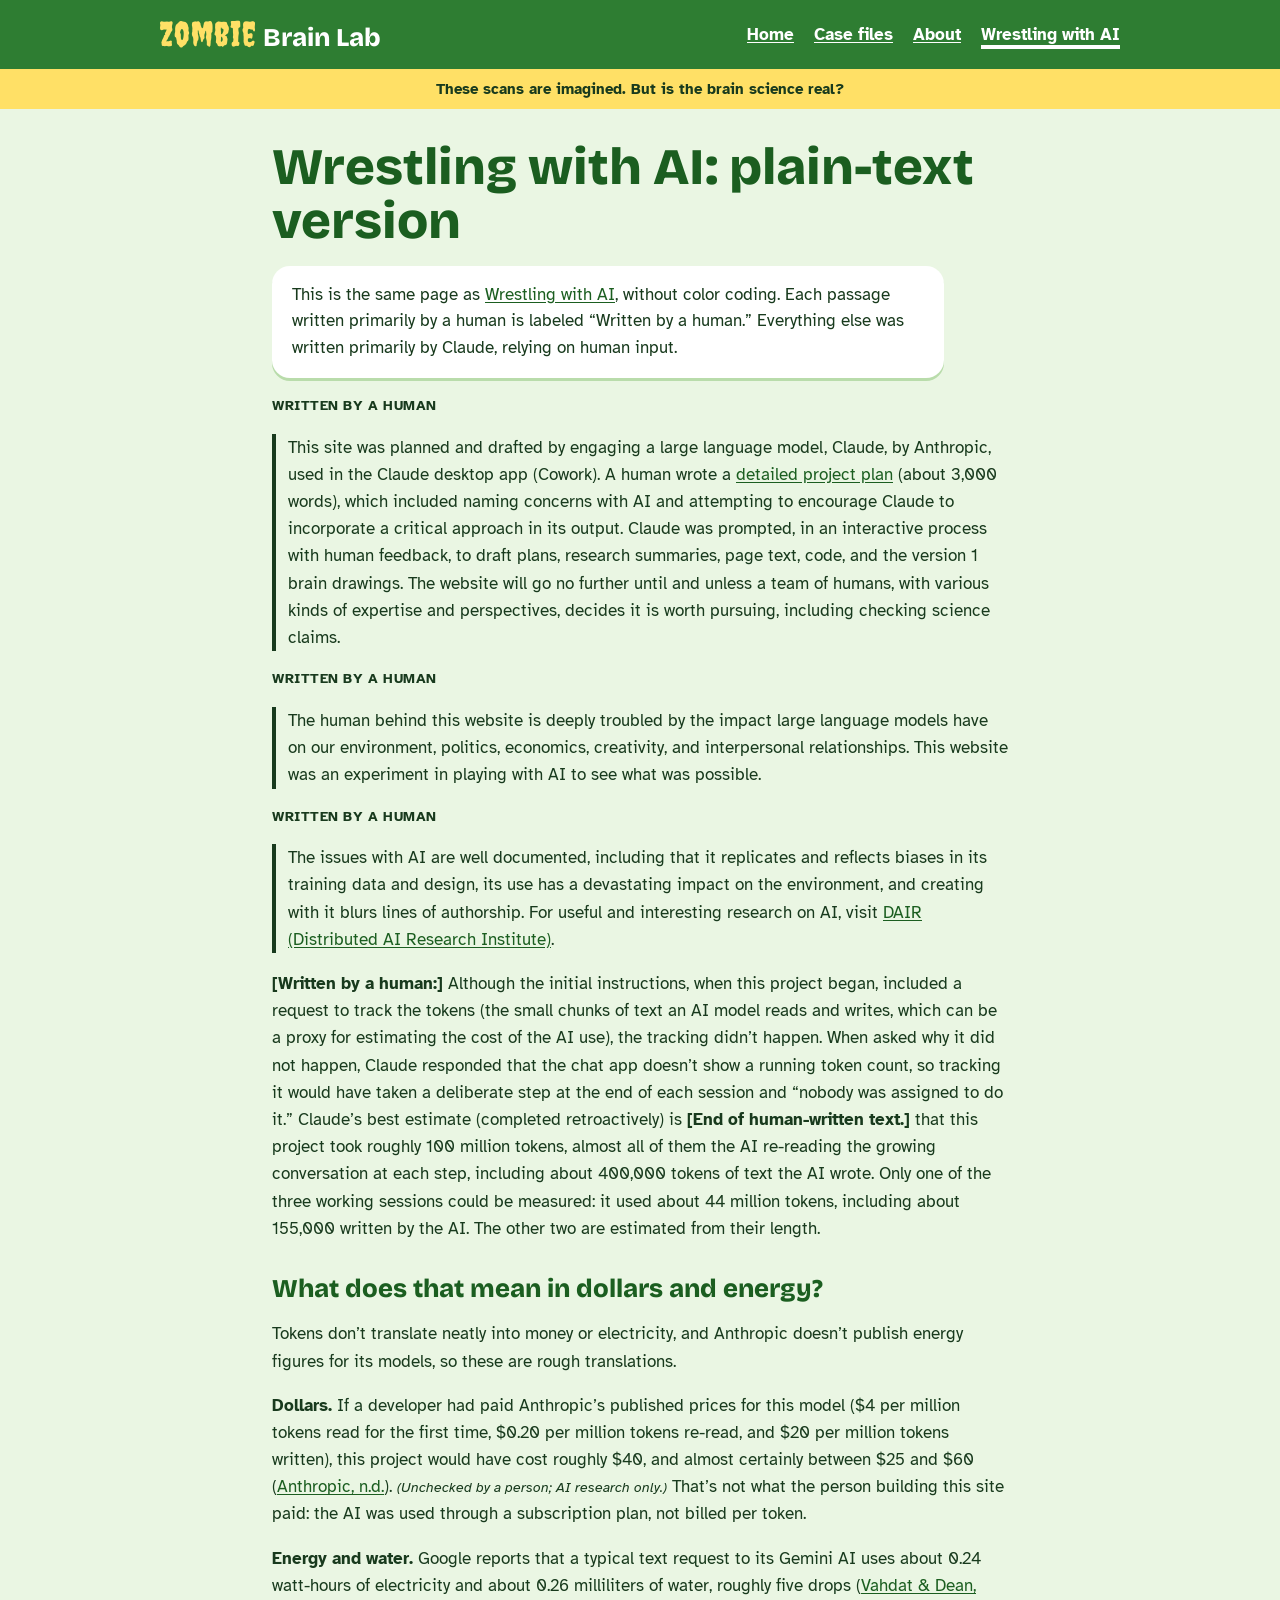
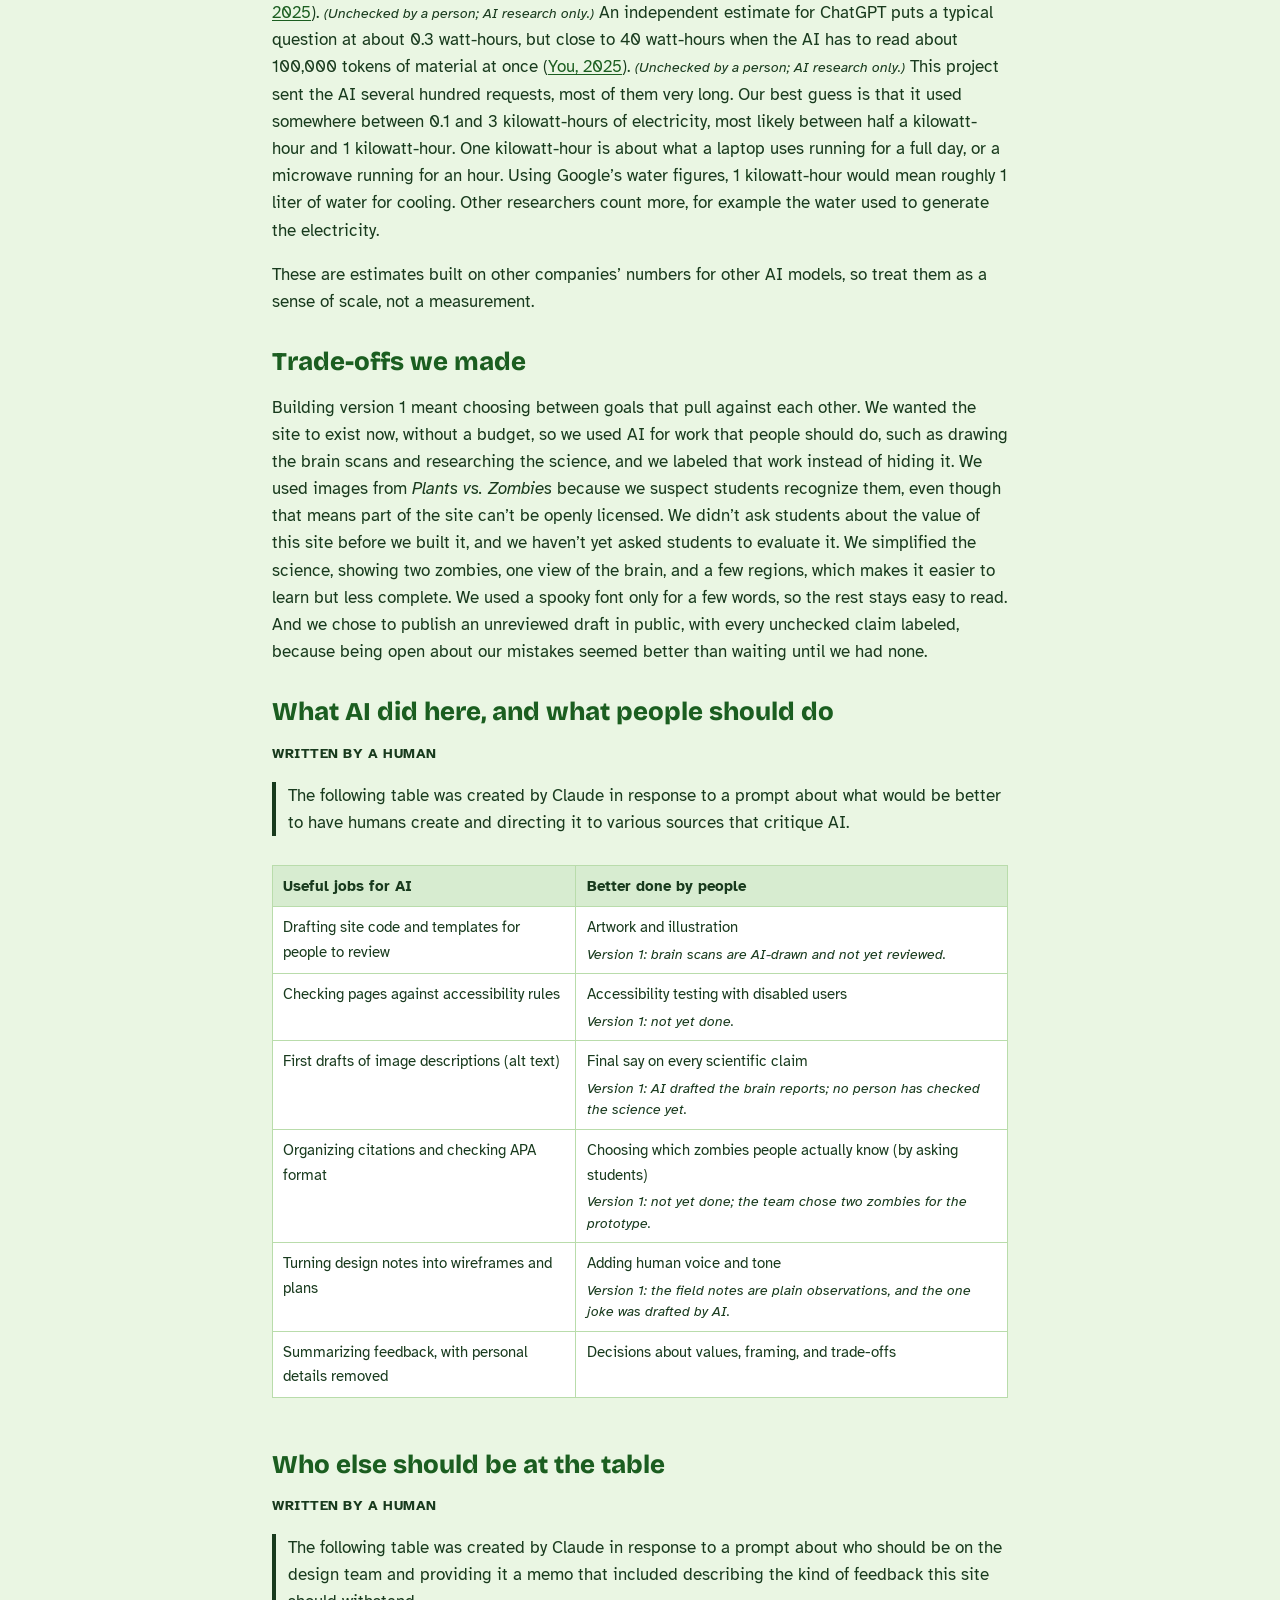
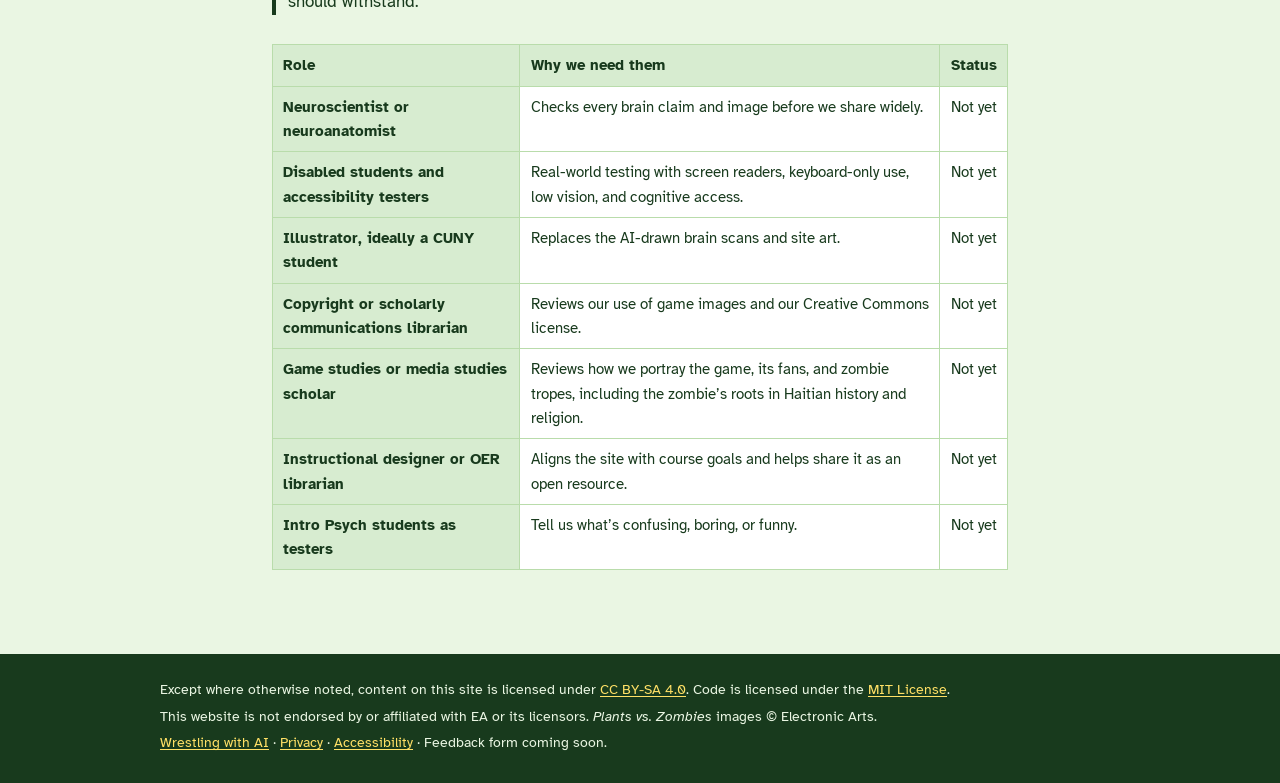
<file: wrestling-with-ai-plain.html>
<!doctype html>
<html lang="en">
<head>
  <meta charset="utf-8">
  <meta name="viewport" content="width=device-width, initial-scale=1">
  <title>Wrestling with AI (plain text) · Zombie Brain Lab</title>
  <link rel="stylesheet" href="css/site.css">
  <link rel="icon" href="favicon.svg" type="image/svg+xml">
  <link rel="icon" href="favicon-32.png" type="image/png" sizes="32x32">
  <link rel="apple-touch-icon" href="apple-touch-icon.png">
</head>
<body>
<a class="skip" href="#main">Skip to main content</a>

<header class="site-header"><div class="wrap">
  <a class="site" href="index.html"><span class="z">Zombie</span> Brain Lab</a>
  <nav aria-label="Main"><ul>
    <li><a href="index.html">Home</a></li>
    <li><a href="index.html#case-files">Case files</a></li>
    <li><a href="about.html">About</a></li>
    <li><a href="wrestling-with-ai.html" aria-current="page">Wrestling with AI</a></li>
  </ul></nav>
</div></header>
<div class="banner"><div class="wrap">These scans are imagined. But is the brain science real?</div></div>
<main id="main"><div class="wrap prose-page">
<h1>Wrestling with AI: plain-text version</h1>
<p class="note">This is the same page as <a href="wrestling-with-ai.html">Wrestling with AI</a>, without color coding. Each passage written primarily by a human is labeled &ldquo;Written by a human.&rdquo; Everything else was written primarily by Claude, relying on human input.</p>
<section id="intro">
<span class="plain-label">Written by a human</span><div class="plain-passage"><p>This site was planned and drafted by engaging a large language model, Claude, by Anthropic, used in the Claude desktop app (Cowork). A human wrote a <a href="project-memo.html">detailed project plan</a> (about 3,000 words), which included naming concerns with AI and attempting to encourage Claude to incorporate a critical approach in its output. Claude was prompted, in an interactive process with human feedback, to draft plans, research summaries, page text, code, and the version 1 brain drawings. The website will go no further until and unless a team of humans, with various kinds of expertise and perspectives, decides it is worth pursuing, including checking science claims.</p></div>
<span class="plain-label">Written by a human</span><div class="plain-passage"><p>The human behind this website is deeply troubled by the impact large language models have on our environment, politics, economics, creativity, and interpersonal relationships. This website was an experiment in playing with AI to see what was possible.</p></div>
<span class="plain-label">Written by a human</span><div class="plain-passage"><p>The issues with AI are well documented, including that it replicates and reflects biases in its training data and design, its use has a devastating impact on the environment, and creating with it blurs lines of authorship. For useful and interesting research on AI, visit <a href="https://dair-institute.org/">DAIR (Distributed AI Research Institute)</a>.</p></div>
<p><strong>[Written by a human:]</strong> Although the initial instructions, when this project began, included a request to track the tokens (the small chunks of text an AI model reads and writes, which can be a proxy for estimating the cost of the AI use), the tracking didn&rsquo;t happen. When asked why it did not happen, Claude responded that the chat app doesn&rsquo;t show a running token count, so tracking it would have taken a deliberate step at the end of each session and &ldquo;nobody was assigned to do it.&rdquo; Claude&rsquo;s best estimate (completed retroactively) is <strong>[End of human-written text.]</strong> that this project took roughly 100 million tokens, almost all of them the AI re-reading the growing conversation at each step, including about 400,000 tokens of text the AI wrote. Only one of the three working sessions could be measured: it used about 44 million tokens, including about 155,000 written by the AI. The other two are estimated from their length.</p>
</section>
<section id="dollars-energy" aria-labelledby="dollars-energy-h">
<h2 id="dollars-energy-h">What does that mean in dollars and energy?</h2>
<p>Tokens don&rsquo;t translate neatly into money or electricity, and Anthropic doesn&rsquo;t publish energy figures for its models, so these are rough translations.</p>
<p><strong>Dollars.</strong> If a developer had paid Anthropic&rsquo;s published prices for this model ($4 per million tokens read for the first time, $0.20 per million tokens re-read, and $20 per million tokens written), this project would have cost roughly $40, and almost certainly between $25 and $60 (<a href="about.html#ref-anthropic">Anthropic, n.d.</a>). <span class="unchecked">(Unchecked by a person; AI research only.)</span> That&rsquo;s not what the person building this site paid: the AI was used through a subscription plan, not billed per token.</p>
<p><strong>Energy and water.</strong> Google reports that a typical text request to its Gemini AI uses about 0.24 watt-hours of electricity and about 0.26 milliliters of water, roughly five drops (<a href="about.html#ref-vahdat">Vahdat &amp; Dean, 2025</a>). <span class="unchecked">(Unchecked by a person; AI research only.)</span> An independent estimate for ChatGPT puts a typical question at about 0.3 watt-hours, but close to 40 watt-hours when the AI has to read about 100,000 tokens of material at once (<a href="about.html#ref-you">You, 2025</a>). <span class="unchecked">(Unchecked by a person; AI research only.)</span> This project sent the AI several hundred requests, most of them very long. Our best guess is that it used somewhere between 0.1 and 3 kilowatt-hours of electricity, most likely between half a kilowatt-hour and 1 kilowatt-hour. One kilowatt-hour is about what a laptop uses running for a full day, or a microwave running for an hour. Using Google&rsquo;s water figures, 1 kilowatt-hour would mean roughly 1 liter of water for cooling. Other researchers count more, for example the water used to generate the electricity.</p>
<p>These are estimates built on other companies&rsquo; numbers for other AI models, so treat them as a sense of scale, not a measurement.</p>
</section>
<section id="trade-offs" aria-labelledby="trade-offs-h">
<h2 id="trade-offs-h">Trade-offs we made</h2>
<p>Building version 1 meant choosing between goals that pull against each other. We wanted the site to exist now, without a budget, so we used AI for work that people should do, such as drawing the brain scans and researching the science, and we labeled that work instead of hiding it. We used images from <cite>Plants vs. Zombies</cite> because we suspect students recognize them, even though that means part of the site can&rsquo;t be openly licensed. We didn&rsquo;t ask students about the value of this site before we built it, and we haven&rsquo;t yet asked students to evaluate it. We simplified the science, showing two zombies, one view of the brain, and a few regions, which makes it easier to learn but less complete. We used a spooky font only for a few words, so the rest stays easy to read. And we chose to publish an unreviewed draft in public, with every unchecked claim labeled, because being open about our mistakes seemed better than waiting until we had none.</p>
</section>
<section id="ai-and-people" aria-labelledby="ai-and-people-h">
<h2 id="ai-and-people-h">What AI did here, and what people should do</h2>
<span class="plain-label">Written by a human</span><div class="plain-passage"><p>The following table was created by Claude in response to a prompt about what would be better to have humans create and directing it to various sources that critique AI.</p></div>
<div class="table-wrap"><table><thead><tr><th scope="col">Useful jobs for AI</th><th scope="col">Better done by people</th></tr></thead><tbody><tr><td>Drafting site code and templates for people to review</td><td>Artwork and illustration<span class="v1">Version 1: brain scans are AI-drawn and not yet reviewed.</span></td></tr><tr><td>Checking pages against accessibility rules</td><td>Accessibility testing with disabled users<span class="v1">Version 1: not yet done.</span></td></tr><tr><td>First drafts of image descriptions (alt text)</td><td>Final say on every scientific claim<span class="v1">Version 1: AI drafted the brain reports; no person has checked the science yet.</span></td></tr><tr><td>Organizing citations and checking APA format</td><td>Choosing which zombies people actually know (by asking students)<span class="v1">Version 1: not yet done; the team chose two zombies for the prototype.</span></td></tr><tr><td>Turning design notes into wireframes and plans</td><td>Adding human voice and tone<span class="v1">Version 1: the field notes are plain observations, and the one joke was drafted by AI.</span></td></tr><tr><td>Summarizing feedback, with personal details removed</td><td>Decisions about values, framing, and trade-offs</td></tr></tbody></table></div>
</section>
<section id="who-else" aria-labelledby="who-else-h">
<h2 id="who-else-h">Who else should be at the table</h2>
<span class="plain-label">Written by a human</span><div class="plain-passage"><p>The following table was created by Claude in response to a prompt about who should be on the design team and providing it a memo that included describing the kind of feedback this site should withstand.</p></div>
<div class="table-wrap"><table><thead><tr><th scope="col">Role</th><th scope="col">Why we need them</th><th scope="col">Status</th></tr></thead><tbody><tr><th scope="row">Neuroscientist or neuroanatomist</th><td>Checks every brain claim and image before we share widely.</td><td>Not yet</td></tr><tr><th scope="row">Disabled students and accessibility testers</th><td>Real-world testing with screen readers, keyboard-only use, low vision, and cognitive access.</td><td>Not yet</td></tr><tr><th scope="row">Illustrator, ideally a CUNY student</th><td>Replaces the AI-drawn brain scans and site art.</td><td>Not yet</td></tr><tr><th scope="row">Copyright or scholarly communications librarian</th><td>Reviews our use of game images and our Creative Commons license.</td><td>Not yet</td></tr><tr><th scope="row">Game studies or media studies scholar</th><td>Reviews how we portray the game, its fans, and zombie tropes, including the zombie&rsquo;s roots in Haitian history and religion.</td><td>Not yet</td></tr><tr><th scope="row">Instructional designer or OER librarian</th><td>Aligns the site with course goals and helps share it as an open resource.</td><td>Not yet</td></tr><tr><th scope="row">Intro Psych students as testers</th><td>Tell us what&rsquo;s confusing, boring, or funny.</td><td>Not yet</td></tr></tbody></table></div>
</section>
</div></main>

<footer class="site-footer"><div class="wrap">
  <p>Except where otherwise noted, content on this site is licensed under <a href="https://creativecommons.org/licenses/by-sa/4.0/">CC BY-SA 4.0</a>. Code is licensed under the <a href="https://github.com/UzieB/zombie-brain-lab/blob/main/LICENSE">MIT License</a>.</p>
  <p>This website is not endorsed by or affiliated with EA or its licensors. <cite>Plants vs. Zombies</cite> images &copy; Electronic Arts.</p>
  <p><a href="wrestling-with-ai.html">Wrestling with AI</a> &middot; <a href="privacy.html">Privacy</a> &middot; <a href="accessibility.html">Accessibility</a> &middot; Feedback form coming soon.</p>
</div></footer>
</body>
</html>
</file>
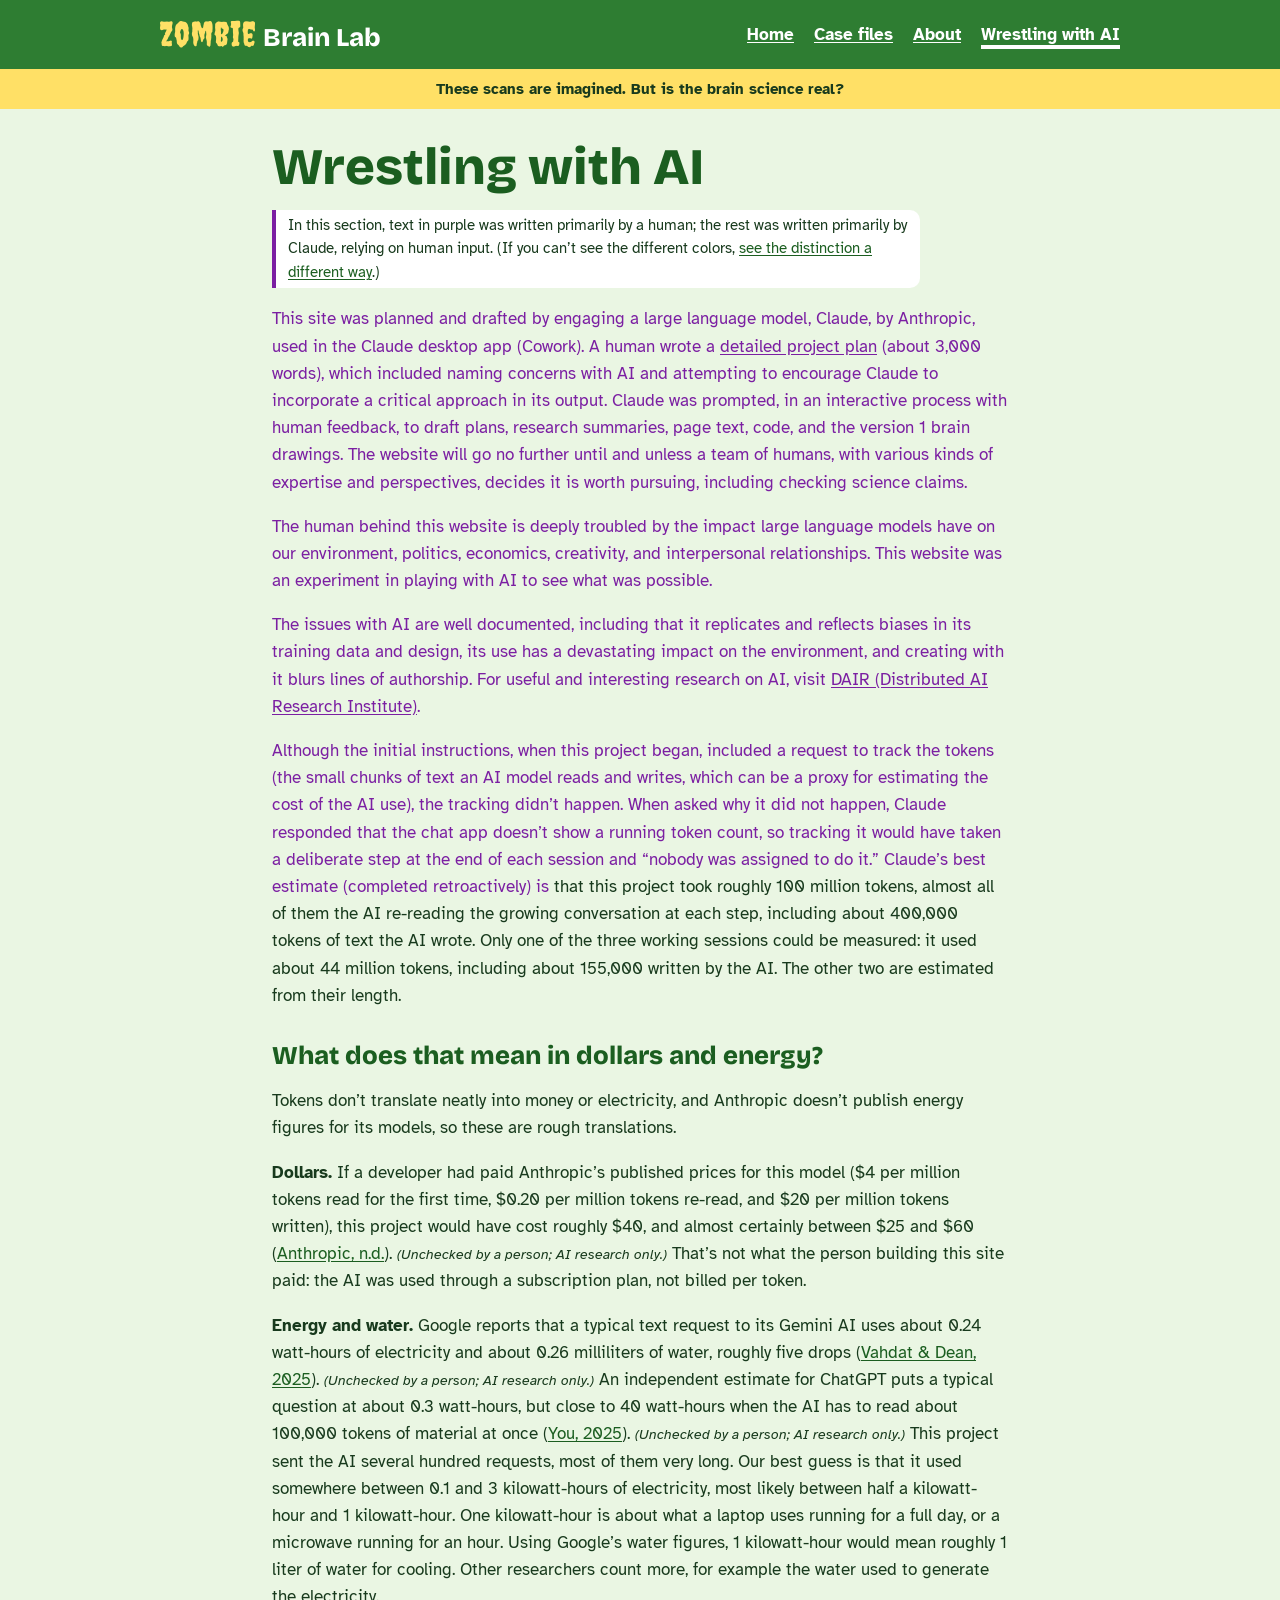
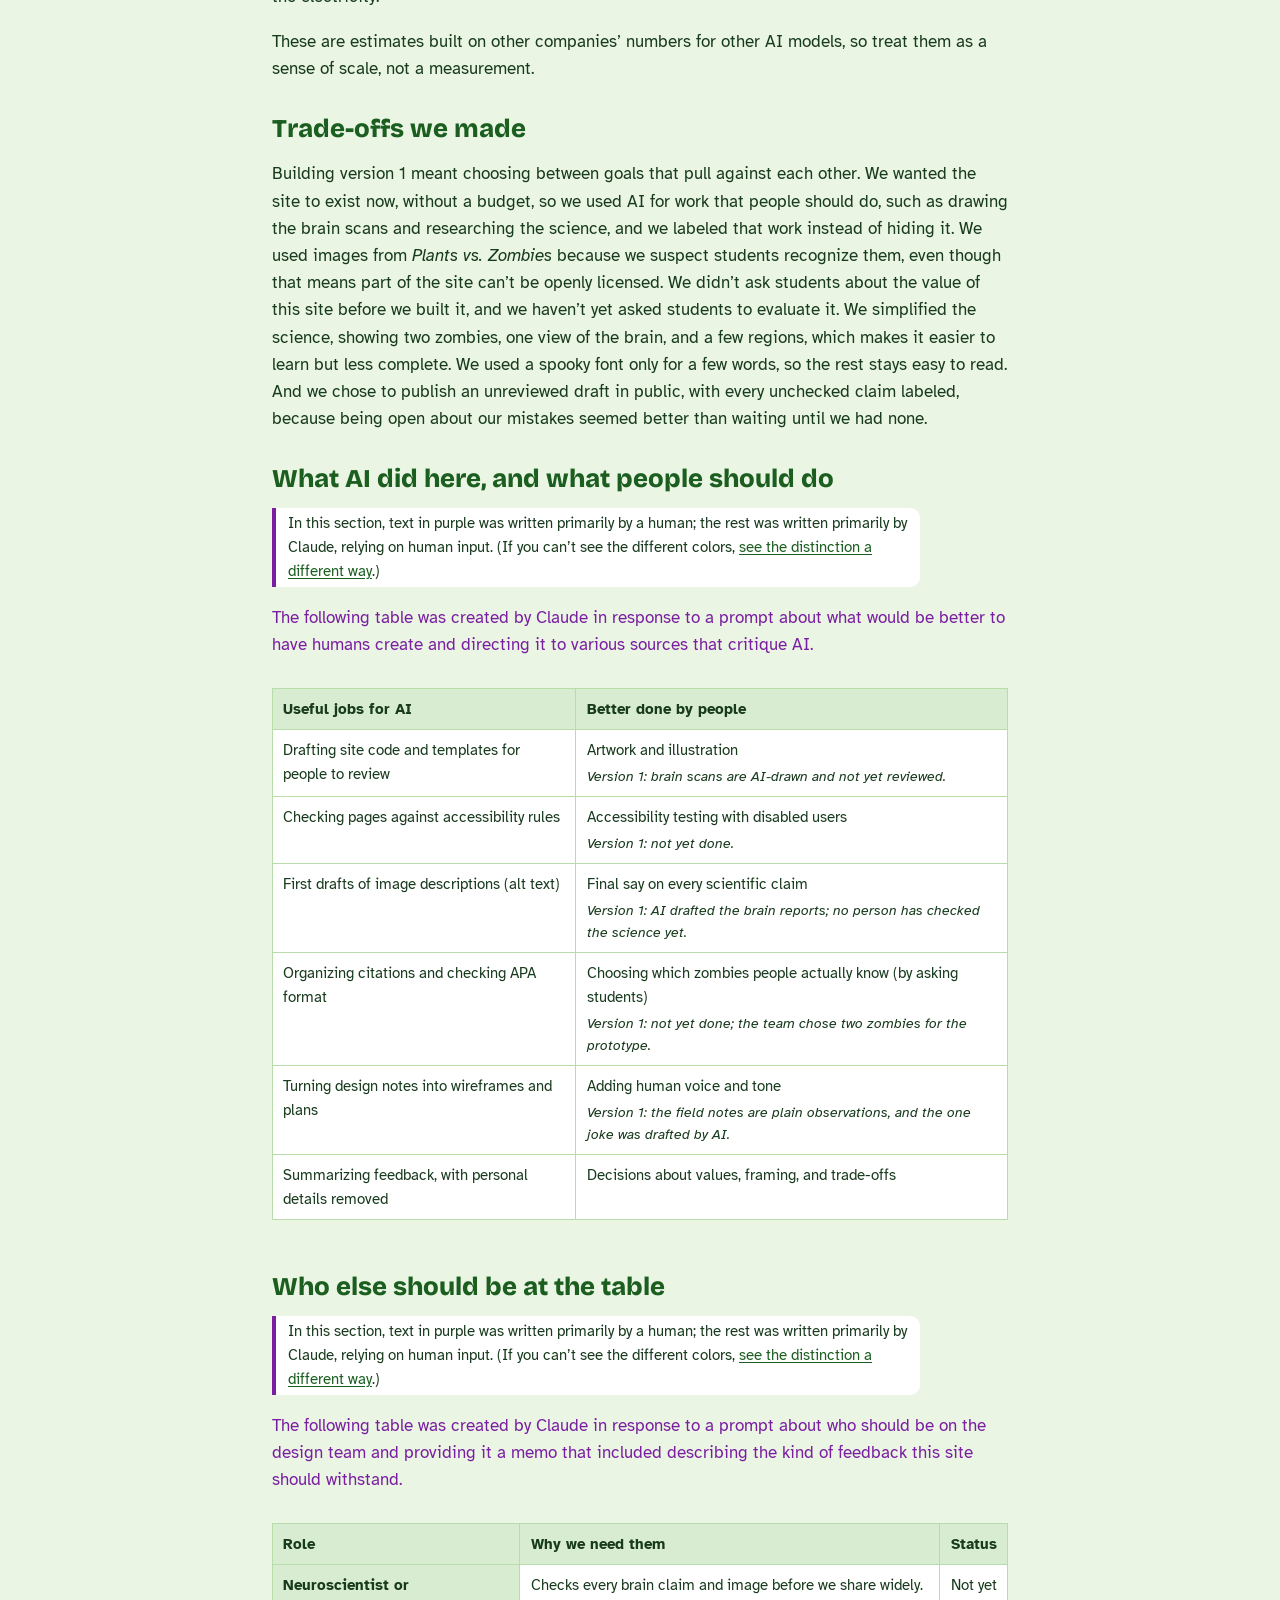
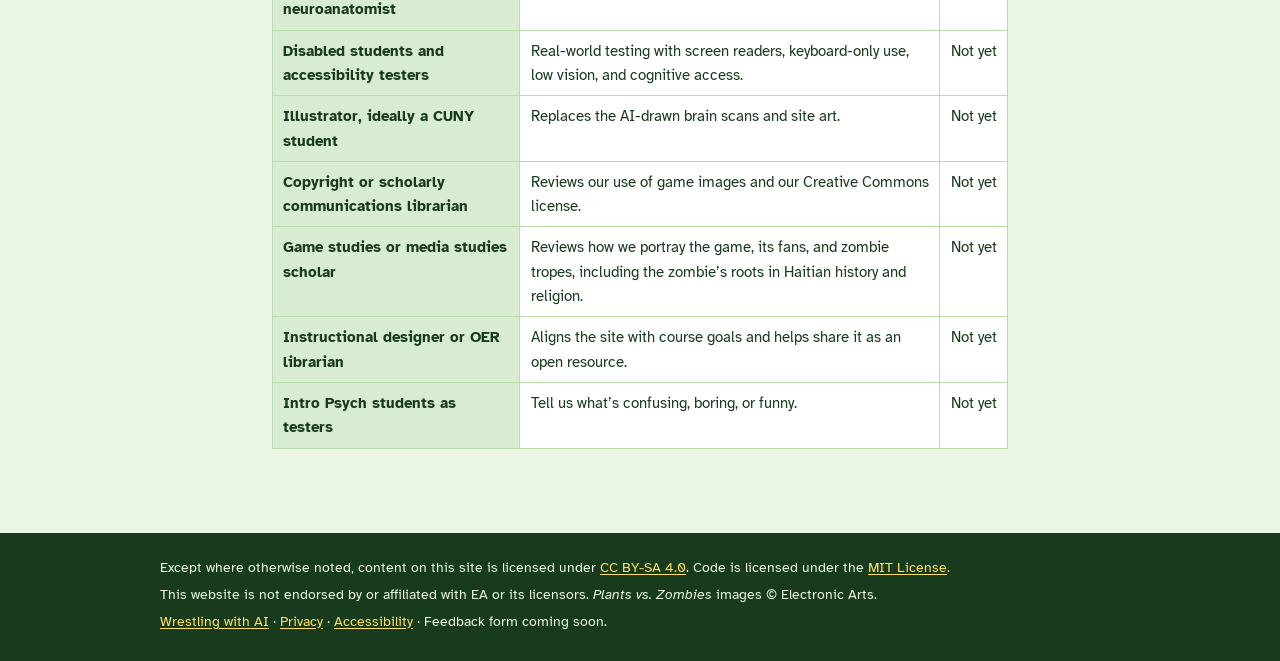
<file: wrestling-with-ai.html>
<!doctype html>
<html lang="en">
<head>
  <meta charset="utf-8">
  <meta name="viewport" content="width=device-width, initial-scale=1">
  <title>Wrestling with AI · Zombie Brain Lab</title>
  <link rel="stylesheet" href="css/site.css">
  <link rel="icon" href="favicon.svg" type="image/svg+xml">
  <link rel="icon" href="favicon-32.png" type="image/png" sizes="32x32">
  <link rel="apple-touch-icon" href="apple-touch-icon.png">
</head>
<body>
<a class="skip" href="#main">Skip to main content</a>

<header class="site-header"><div class="wrap">
  <a class="site" href="index.html"><span class="z">Zombie</span> Brain Lab</a>
  <nav aria-label="Main"><ul>
    <li><a href="index.html">Home</a></li>
    <li><a href="index.html#case-files">Case files</a></li>
    <li><a href="about.html">About</a></li>
    <li><a href="wrestling-with-ai.html" aria-current="page">Wrestling with AI</a></li>
  </ul></nav>
</div></header>
<div class="banner"><div class="wrap">These scans are imagined. But is the brain science real?</div></div>
<main id="main"><div class="wrap prose-page">
<h1>Wrestling with AI</h1>
<section id="intro">
<p class="authorship-note">In this section, text in purple was written primarily by a human; the rest was written primarily by Claude, relying on human input. (If you can&rsquo;t see the different colors, <a href="wrestling-with-ai-plain.html#intro">see the distinction a different way</a>.)</p>
<p><span class="human">This site was planned and drafted by engaging a large language model, Claude, by Anthropic, used in the Claude desktop app (Cowork). A human wrote a <a href="project-memo.html">detailed project plan</a> (about 3,000 words), which included naming concerns with AI and attempting to encourage Claude to incorporate a critical approach in its output. Claude was prompted, in an interactive process with human feedback, to draft plans, research summaries, page text, code, and the version 1 brain drawings. The website will go no further until and unless a team of humans, with various kinds of expertise and perspectives, decides it is worth pursuing, including checking science claims.</span></p>
<p><span class="human">The human behind this website is deeply troubled by the impact large language models have on our environment, politics, economics, creativity, and interpersonal relationships. This website was an experiment in playing with AI to see what was possible.</span></p>
<p><span class="human">The issues with AI are well documented, including that it replicates and reflects biases in its training data and design, its use has a devastating impact on the environment, and creating with it blurs lines of authorship. For useful and interesting research on AI, visit <a href="https://dair-institute.org/">DAIR (Distributed AI Research Institute)</a>.</span></p>
<p><span class="human">Although the initial instructions, when this project began, included a request to track the tokens (the small chunks of text an AI model reads and writes, which can be a proxy for estimating the cost of the AI use), the tracking didn&rsquo;t happen. When asked why it did not happen, Claude responded that the chat app doesn&rsquo;t show a running token count, so tracking it would have taken a deliberate step at the end of each session and &ldquo;nobody was assigned to do it.&rdquo; Claude&rsquo;s best estimate (completed retroactively) is</span> that this project took roughly 100 million tokens, almost all of them the AI re-reading the growing conversation at each step, including about 400,000 tokens of text the AI wrote. Only one of the three working sessions could be measured: it used about 44 million tokens, including about 155,000 written by the AI. The other two are estimated from their length.</p>
</section>
<section id="dollars-energy" aria-labelledby="dollars-energy-h">
<h2 id="dollars-energy-h">What does that mean in dollars and energy?</h2>
<p>Tokens don&rsquo;t translate neatly into money or electricity, and Anthropic doesn&rsquo;t publish energy figures for its models, so these are rough translations.</p>
<p><strong>Dollars.</strong> If a developer had paid Anthropic&rsquo;s published prices for this model ($4 per million tokens read for the first time, $0.20 per million tokens re-read, and $20 per million tokens written), this project would have cost roughly $40, and almost certainly between $25 and $60 (<a href="about.html#ref-anthropic">Anthropic, n.d.</a>). <span class="unchecked">(Unchecked by a person; AI research only.)</span> That&rsquo;s not what the person building this site paid: the AI was used through a subscription plan, not billed per token.</p>
<p><strong>Energy and water.</strong> Google reports that a typical text request to its Gemini AI uses about 0.24 watt-hours of electricity and about 0.26 milliliters of water, roughly five drops (<a href="about.html#ref-vahdat">Vahdat &amp; Dean, 2025</a>). <span class="unchecked">(Unchecked by a person; AI research only.)</span> An independent estimate for ChatGPT puts a typical question at about 0.3 watt-hours, but close to 40 watt-hours when the AI has to read about 100,000 tokens of material at once (<a href="about.html#ref-you">You, 2025</a>). <span class="unchecked">(Unchecked by a person; AI research only.)</span> This project sent the AI several hundred requests, most of them very long. Our best guess is that it used somewhere between 0.1 and 3 kilowatt-hours of electricity, most likely between half a kilowatt-hour and 1 kilowatt-hour. One kilowatt-hour is about what a laptop uses running for a full day, or a microwave running for an hour. Using Google&rsquo;s water figures, 1 kilowatt-hour would mean roughly 1 liter of water for cooling. Other researchers count more, for example the water used to generate the electricity.</p>
<p>These are estimates built on other companies&rsquo; numbers for other AI models, so treat them as a sense of scale, not a measurement.</p>
</section>
<section id="trade-offs" aria-labelledby="trade-offs-h">
<h2 id="trade-offs-h">Trade-offs we made</h2>
<p>Building version 1 meant choosing between goals that pull against each other. We wanted the site to exist now, without a budget, so we used AI for work that people should do, such as drawing the brain scans and researching the science, and we labeled that work instead of hiding it. We used images from <cite>Plants vs. Zombies</cite> because we suspect students recognize them, even though that means part of the site can&rsquo;t be openly licensed. We didn&rsquo;t ask students about the value of this site before we built it, and we haven&rsquo;t yet asked students to evaluate it. We simplified the science, showing two zombies, one view of the brain, and a few regions, which makes it easier to learn but less complete. We used a spooky font only for a few words, so the rest stays easy to read. And we chose to publish an unreviewed draft in public, with every unchecked claim labeled, because being open about our mistakes seemed better than waiting until we had none.</p>
</section>
<section id="ai-and-people" aria-labelledby="ai-and-people-h">
<h2 id="ai-and-people-h">What AI did here, and what people should do</h2>
<p class="authorship-note">In this section, text in purple was written primarily by a human; the rest was written primarily by Claude, relying on human input. (If you can&rsquo;t see the different colors, <a href="wrestling-with-ai-plain.html#ai-and-people">see the distinction a different way</a>.)</p>
<p><span class="human">The following table was created by Claude in response to a prompt about what would be better to have humans create and directing it to various sources that critique AI.</span></p>
<div class="table-wrap"><table><thead><tr><th scope="col">Useful jobs for AI</th><th scope="col">Better done by people</th></tr></thead><tbody><tr><td>Drafting site code and templates for people to review</td><td>Artwork and illustration<span class="v1">Version 1: brain scans are AI-drawn and not yet reviewed.</span></td></tr><tr><td>Checking pages against accessibility rules</td><td>Accessibility testing with disabled users<span class="v1">Version 1: not yet done.</span></td></tr><tr><td>First drafts of image descriptions (alt text)</td><td>Final say on every scientific claim<span class="v1">Version 1: AI drafted the brain reports; no person has checked the science yet.</span></td></tr><tr><td>Organizing citations and checking APA format</td><td>Choosing which zombies people actually know (by asking students)<span class="v1">Version 1: not yet done; the team chose two zombies for the prototype.</span></td></tr><tr><td>Turning design notes into wireframes and plans</td><td>Adding human voice and tone<span class="v1">Version 1: the field notes are plain observations, and the one joke was drafted by AI.</span></td></tr><tr><td>Summarizing feedback, with personal details removed</td><td>Decisions about values, framing, and trade-offs</td></tr></tbody></table></div>
</section>
<section id="who-else" aria-labelledby="who-else-h">
<h2 id="who-else-h">Who else should be at the table</h2>
<p class="authorship-note">In this section, text in purple was written primarily by a human; the rest was written primarily by Claude, relying on human input. (If you can&rsquo;t see the different colors, <a href="wrestling-with-ai-plain.html#who-else">see the distinction a different way</a>.)</p>
<p><span class="human">The following table was created by Claude in response to a prompt about who should be on the design team and providing it a memo that included describing the kind of feedback this site should withstand.</span></p>
<div class="table-wrap"><table><thead><tr><th scope="col">Role</th><th scope="col">Why we need them</th><th scope="col">Status</th></tr></thead><tbody><tr><th scope="row">Neuroscientist or neuroanatomist</th><td>Checks every brain claim and image before we share widely.</td><td>Not yet</td></tr><tr><th scope="row">Disabled students and accessibility testers</th><td>Real-world testing with screen readers, keyboard-only use, low vision, and cognitive access.</td><td>Not yet</td></tr><tr><th scope="row">Illustrator, ideally a CUNY student</th><td>Replaces the AI-drawn brain scans and site art.</td><td>Not yet</td></tr><tr><th scope="row">Copyright or scholarly communications librarian</th><td>Reviews our use of game images and our Creative Commons license.</td><td>Not yet</td></tr><tr><th scope="row">Game studies or media studies scholar</th><td>Reviews how we portray the game, its fans, and zombie tropes, including the zombie&rsquo;s roots in Haitian history and religion.</td><td>Not yet</td></tr><tr><th scope="row">Instructional designer or OER librarian</th><td>Aligns the site with course goals and helps share it as an open resource.</td><td>Not yet</td></tr><tr><th scope="row">Intro Psych students as testers</th><td>Tell us what&rsquo;s confusing, boring, or funny.</td><td>Not yet</td></tr></tbody></table></div>
</section>
</div></main>

<footer class="site-footer"><div class="wrap">
  <p>Except where otherwise noted, content on this site is licensed under <a href="https://creativecommons.org/licenses/by-sa/4.0/">CC BY-SA 4.0</a>. Code is licensed under the <a href="https://github.com/UzieB/zombie-brain-lab/blob/main/LICENSE">MIT License</a>.</p>
  <p>This website is not endorsed by or affiliated with EA or its licensors. <cite>Plants vs. Zombies</cite> images &copy; Electronic Arts.</p>
  <p><a href="wrestling-with-ai.html">Wrestling with AI</a> &middot; <a href="privacy.html">Privacy</a> &middot; <a href="accessibility.html">Accessibility</a> &middot; Feedback form coming soon.</p>
</div></footer>
</body>
</html>
</file>
<file: css/site.css>
/* Zombie Brain Lab: shared styles (Front Lawn design). Code: MIT License. */

@font-face { font-family:"Atkinson Hyperlegible"; src:url("../fonts/AtkinsonHyperlegible-Regular.ttf") format("truetype"); font-weight:400; font-style:normal; font-display:swap; }
@font-face { font-family:"Atkinson Hyperlegible"; src:url("../fonts/AtkinsonHyperlegible-Italic.ttf") format("truetype"); font-weight:400; font-style:italic; font-display:swap; }
@font-face { font-family:"Atkinson Hyperlegible"; src:url("../fonts/AtkinsonHyperlegible-Bold.ttf") format("truetype"); font-weight:700; font-style:normal; font-display:swap; }
@font-face { font-family:"Atkinson Hyperlegible"; src:url("../fonts/AtkinsonHyperlegible-BoldItalic.ttf") format("truetype"); font-weight:700; font-style:italic; font-display:swap; }
@font-face { font-family:"Bricolage Grotesque"; src:url("../fonts/BricolageGrotesque-ExtraBold.ttf") format("truetype"); font-weight:800; font-style:normal; font-display:swap; }
@font-face { font-family:"Creepster"; src:url("../fonts/Creepster-Regular.ttf") format("truetype"); font-weight:400; font-style:normal; font-display:swap; }

:root {
  --lawn:#2E7D32; --grass:#EAF6E3; --dandelion:#FFE066; --ink:#183A1D; --leaf:#7CB342; --deep:#1B5E20;
  --human:#7B1FA2; --focus:#1a5fd0; --card:#fff; --glow:#FFEA00;
}
* { box-sizing:border-box; }
@media (prefers-reduced-motion: reduce) { *, *::before, *::after { transition:none !important; animation:none !important; scroll-behavior:auto !important; } }

html { scroll-behavior:smooth; }
body { margin:0; font-family:"Atkinson Hyperlegible", system-ui, sans-serif; line-height:1.6; font-size:17px; color:var(--ink); background:var(--grass); }
:focus-visible { outline:3px solid var(--focus); outline-offset:3px; }
a { color:var(--deep); text-underline-offset:2px; }
a:hover { text-decoration-thickness:2px; }
img { max-width:100%; height:auto; }
p, li, dd, figcaption, td { overflow-wrap:break-word; }
.sources a, .credit a, figcaption a, .references a { overflow-wrap:anywhere; }
.wrap { max-width:62rem; margin:0 auto; padding:0 1rem; }
.prose { max-width:44em; }
.z { font-family:"Creepster", "Bricolage Grotesque", sans-serif; font-weight:400; letter-spacing:.03em; }
.visually-hidden { position:absolute !important; width:1px; height:1px; margin:-1px; padding:0; overflow:hidden; clip:rect(0 0 0 0); white-space:nowrap; border:0; }

/* Skip link */
.skip { position:absolute; left:.5rem; top:-3rem; background:#fff; color:var(--ink); padding:.5rem .9rem; border-radius:8px; font-weight:700; z-index:10; }
.skip:focus { top:.5rem; }

/* Header, nav, banner */
header.site-header { background:var(--lawn); color:#fff; padding:1rem 0; }
header.site-header .wrap { display:flex; flex-wrap:wrap; justify-content:space-between; align-items:center; gap:.5rem 1.5rem; }
.site { font-family:"Bricolage Grotesque", sans-serif; font-weight:800; font-size:1.6rem; line-height:1.1; color:#fff; text-decoration:none; }
.site .z { font-size:2.1rem; color:var(--dandelion); }
nav ul { list-style:none; display:flex; flex-wrap:wrap; gap:.25rem 1.25rem; margin:0; padding:0; }
nav a { color:#fff; font-weight:700; }
nav a[aria-current="page"] { text-decoration-thickness:4px; text-underline-offset:5px; }
header.site-header :focus-visible { outline-color:#fff; }
.banner { background:var(--dandelion); font-weight:700; text-align:center; padding:.5rem 0; font-size:.95rem; }

/* Main */
main { padding:1.5rem 0 2.5rem; }
h1 { margin:.5rem 0 .75rem; line-height:1.05; color:var(--deep); font-family:"Bricolage Grotesque", sans-serif; font-weight:800; font-size:clamp(2.1rem, 6vw, 3.2rem); }
h1.z { font-family:"Creepster", "Bricolage Grotesque", sans-serif; font-weight:400; font-size:clamp(2.8rem, 9vw, 4.6rem); line-height:1; }
h2 { color:var(--deep); font-family:"Bricolage Grotesque", sans-serif; font-weight:800; font-size:1.6rem; line-height:1.15; margin:2rem 0 .5rem; }
h2.z { font-family:"Creepster", "Bricolage Grotesque", sans-serif; font-weight:400; font-size:2rem; }
h3 { font-size:1.15rem; margin:1.5rem 0 .25rem; }
.card { background:var(--card); border-radius:22px; padding:.75rem 1.5rem 1.25rem; margin-top:1.25rem; }
.card > h2:first-child { margin-top:.5rem; }
.note { background:#fff; border-radius:18px; padding:1rem 1.25rem; font-size:1.05rem; max-width:40em; box-shadow:0 3px 0 #B9DCAB; }
.small { font-size:.9rem; }
.unchecked { font-size:.85em; font-style:italic; white-space:normal; }

/* Buttons */
.button { display:inline-block; font-weight:700; text-decoration:none; background:var(--ink); color:#fff; padding:.55rem 1.3rem; border-radius:999px; border:2.5px solid var(--ink); }
.button:hover { background:var(--deep); }
.regions button { font:inherit; font-weight:700; cursor:pointer; padding:.3rem .75rem; font-size:.9rem; background:#fff; color:var(--ink); border:2.5px solid var(--ink); border-radius:999px; }
.regions button[aria-pressed="true"] { background:var(--ink); color:#fff; }

/* Expandable sections */
details { background:#fff; border-radius:18px; padding:.5rem 1.25rem; margin-top:1.25rem; }
details > summary { cursor:pointer; font-family:"Bricolage Grotesque", sans-serif; font-weight:800; font-size:1.25rem; color:var(--deep); padding:.35rem 0; }
details[open] > summary { margin-bottom:.25rem; }

/* Home: case file cards */
.cases { display:grid; grid-template-columns:repeat(auto-fit, minmax(16rem, 1fr)); gap:1.25rem; margin-top:1rem; }
.case-card { background:#fff; border:3px solid var(--ink); border-radius:22px; padding:1rem 1.25rem 1.25rem; display:flex; flex-direction:column; }
.case-card img { display:block; height:180px; width:auto; margin:0 auto .5rem; object-fit:contain; }
.case-card h3 { margin:.25rem 0; font-size:1.9rem; font-weight:400; }
.case-card h3 a { color:var(--deep); }
/* The whole case card is a link: the name's link stretches over the card. The behaviors toggle stays clickable on its own. */
.case-card { position:relative; cursor:pointer; }
.case-card h3 a::after { content:""; position:absolute; inset:0; border-radius:19px; }
.case-card details > summary { position:relative; z-index:1; }
.case-card:hover { border-color:var(--deep); box-shadow:0 0 0 2px var(--deep); }
.case-card:has(h3 a:focus-visible) { outline:3px solid var(--focus); outline-offset:3px; }
.case-card details { padding:0; margin-top:.25rem; }
.case-card details > summary { font-size:1rem; }
.credit { font-size:.8rem; color:#3d4f3f; }

/* Case file page */
.case-head { display:grid; grid-template-columns:1fr auto; gap:0 1.5rem; align-items:start; }
.case-title, .case-predict { grid-column:1; }
.case-head figure { grid-column:2; grid-row:1 / span 2; max-width:170px; margin:0; text-align:center; }
.case-predict h2 { margin-top:1.5rem; }
.case-tag { margin:0; }
.case-tag a { display:inline-block; background:var(--ink); color:#fff; font-weight:700; font-size:.8rem; line-height:1.4; text-transform:uppercase; letter-spacing:.08em; padding:.2rem .75rem; border-radius:999px; text-decoration:none; }
.case-tag a:hover { background:var(--deep); text-decoration:underline; }
.case-head img { display:block; max-height:220px; width:auto; margin:0 auto; }
.case-head figcaption { font-size:.75rem; line-height:1.35; color:#3d4f3f; }
.regions { display:flex; flex-wrap:wrap; gap:.4rem; align-items:center; margin:1.25rem 0 .75rem; }
.now { min-height:1.6em; font-weight:700; max-width:44em; margin:.75rem 0 .25rem; }
.now:empty { margin:0; min-height:0; }
.now-back { margin:0 0 .5rem; }
.now-back .back { font:inherit; font-weight:400; font-size:.9rem; color:var(--deep); background:none; border:0; padding:0; margin-left:.4rem; text-decoration:underline; cursor:pointer; }
.region-link { font:inherit; color:var(--deep); background:none; border:0; border-bottom:2px dotted var(--deep); border-radius:3px; padding:0; margin:0 0 -2px; line-height:inherit; cursor:pointer; }
.region-link:hover { background:#FFF4A3; }
.region-link.on { background:var(--glow); color:var(--ink); border-bottom-style:solid; }
.scans { display:grid; grid-template-columns:1fr 1fr; gap:1rem; }
.scans figure { margin:0; padding:.5rem .75rem .75rem; background:#fff; border-radius:22px; border:3px solid var(--ink); }
.scans figcaption { font-family:"Bricolage Grotesque", sans-serif; font-weight:800; font-size:1.25rem; line-height:2.25rem; }
.scans figcaption .z { font-size:1.6rem; line-height:1; color:var(--deep); }
.scans svg { width:100%; height:auto; display:block; }
.ai-label { font-size:.85rem; }
/* Phone-only switch between the control and zombie brain */
.brain-switch { display:none; flex-wrap:wrap; gap:.4rem; align-items:center; margin:.5rem 0 .6rem; scroll-margin-top:.75rem; }
.brain-switch button { font:inherit; font-weight:700; cursor:pointer; padding:.35rem .9rem; font-size:.95rem; background:#fff; color:var(--ink); border:2.5px solid var(--ink); border-radius:999px; }
.brain-switch button[aria-pressed="true"] { background:var(--ink); color:#fff; }
.scans { scroll-margin-top:.75rem; }
.phone-tip { display:none; font-size:.85rem; font-style:italic; margin:.5rem 0 0; }
.region-guide dt { font-weight:700; margin-top:.5rem; }
.region-guide dd { margin:0 0 0 1rem; }
.region-guide.icons .item { display:grid; grid-template-columns:72px 1fr; gap:.1rem .9rem; align-items:center; padding:.5rem 0; border-top:1px solid #DCEBD5; }
.region-guide.icons .item:first-child { border-top:0; }
.region-guide.icons .region-icon { grid-row:1 / span 2; width:72px; height:auto; display:block; }
.region-guide.icons dt { margin:0; }
.region-guide.icons dd { margin:0; }
.icon-note { display:block; font-size:.85rem; font-style:italic; }
.predict textarea { width:100%; max-width:40em; min-height:4.5em; font:inherit; padding:.5rem; border:2px solid var(--ink); border-radius:10px; }
.sources p { padding-left:1.5em; text-indent:-1.5em; max-width:48em; }

/* Brain drawing */
.outline { stroke:var(--ink); stroke-width:2.2; stroke-linejoin:round; }
.cortex { fill:#F8C8D4; }
.gyri { fill:none; stroke:#D98FA3; stroke-width:1.6; stroke-linecap:round; }
.rg { transition:fill .2s, stroke-width .2s; }
.rg.pfc { fill:#F3B3C4; }
.rg.cc { fill:#FBE3EA; }
.crack { fill:none; stroke:#2C3A1E; stroke-width:2.2; stroke-linejoin:miter; stroke-linecap:square; pointer-events:none; }
.drip { fill:#6F7F4A; stroke:var(--ink); stroke-width:1.4; }
.strand { fill:none; stroke:#A88F5A; stroke-width:1.6; }
.band { fill:#C9B07A; stroke:var(--ink); stroke-width:1.6; }
.strand.zg { stroke:#5E6E3A; }
.band.zg { fill:#8F9E68; }
.ghost { fill:none; stroke:#183A1D; stroke-width:1.6; stroke-dasharray:4 3; }
.rg.thal { fill:#8FD3E0; }
.rg.hypo { fill:#A9D99A; }
.rg.pit { fill:#F2B652; }
.rg.amy { fill:#C7A6E8; }
.rg.hip { fill:none; stroke:#7FA8E6; stroke-width:9; stroke-linecap:round; }
.rg.hipline { fill:none; stroke:var(--ink); stroke-width:13; stroke-linecap:round; }
.rg.bg { fill:#F6CFA0; stroke-dasharray:4 3; }
.rg.stem { fill:#E8CFA6; }
.rg.pons { fill:#EDB98F; }
.rg.cbl { fill:#E9A07F; }
.folia { fill:none; stroke:#B9674A; stroke-width:1.3; }
.rg.cord { fill:#F3E6C8; }
.rg.sel:not(.hip):not(.hipline) { fill:var(--glow) !important; stroke-width:3.5; }
.rg.hip.sel { stroke:var(--glow) !important; }
.rg.hipline.sel { stroke-width:16 !important; }
.rg.pick { cursor:pointer; }
/* Decorations drawn on top of a region let clicks pass through to the region. */
.scans .gyri, .scans .folia, .scans .strand, .scans .band, .scans .drip, .scans .ghost { pointer-events:none; }

/* Tables */
.table-wrap { overflow-x:auto; }
table { border-collapse:collapse; width:100%; background:#fff; margin:.75rem 0 1.25rem; font-size:.95rem; }
th, td { text-align:left; vertical-align:top; padding:.5rem .65rem; border:1px solid #B9DCAB; }
th { background:#d7ecd0; }
td .v1 { display:block; font-size:.85rem; font-style:italic; margin-top:.25rem; }

/* Authorship colour coding (About and Wrestling with AI only) */
.human, .human a { color:var(--human); }
.authorship-note { font-size:.92rem; border-left:4px solid var(--human); padding:.25rem .75rem; background:#fff; border-radius:0 10px 10px 0; max-width:44em; }
.plain-label { display:block; font-weight:700; font-size:.85rem; text-transform:uppercase; letter-spacing:.04em; margin-top:1rem; }
.plain-passage { border-left:4px solid var(--ink); padding-left:.75rem; }

/* Footer */
footer.site-footer { background:var(--ink); color:var(--grass); font-size:.85rem; padding:1.25rem 0 1.5rem; }
footer.site-footer p { margin:.3rem 0; }
footer.site-footer a { color:var(--dandelion); }
footer.site-footer :focus-visible { outline-color:var(--dandelion); }

@media (max-width:700px) {
  .case-head { grid-template-columns:1fr; }
  .case-head figure { grid-column:1; grid-row:auto; max-width:none; margin-top:1rem; }
  /* With JavaScript, phones show one brain at a time, full width, with a switch above. */
  .brain-switch { display:flex; }
  .scans[data-show] { grid-template-columns:1fr; }
  .scans[data-show="control"] .fig-zombie, .scans[data-show="zombie"] .fig-control { display:none; }
  /* Without JavaScript, the brains stay side by side. */
  .scans:not([data-show]) { gap:.5rem; }
  .scans:not([data-show]) figure { padding:.25rem .4rem .4rem; border-radius:14px; border-width:2px; }
  .scans:not([data-show]) figcaption { font-size:.95rem; line-height:1.75rem; }
  .scans:not([data-show]) figcaption .z { font-size:1.2rem; }
  .phone-tip { display:block; }
}

/* Case file: brain report as an expandable card */
details.report > summary h2 { display:inline; margin:0; font-size:2rem; }
details.report > summary .small { font-family:"Atkinson Hyperlegible", sans-serif; font-weight:400; color:var(--ink); }

/* Text pages */
.prose-page { max-width:48rem; }
.prose-page section { margin-bottom:1.5rem; }
.references p { padding-left:1.5em; text-indent:-1.5em; }
</file>
